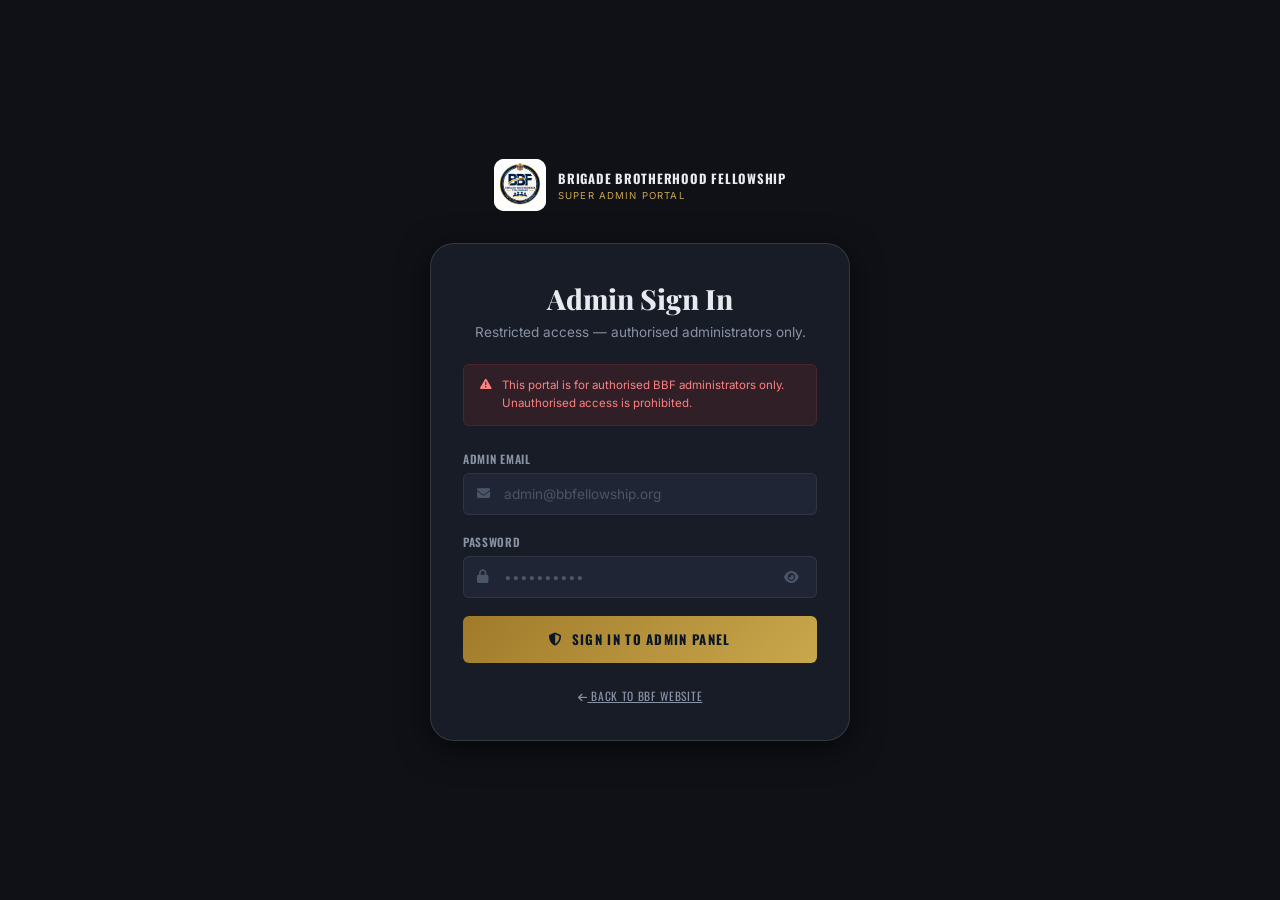
<file: BBF/admin/index.html>
﻿<!DOCTYPE html>
<html lang="en">
<head>
  <meta charset="UTF-8" />
  <meta name="viewport" content="width=device-width, initial-scale=1.0" />
  <meta name="robots" content="noindex, nofollow" />
  <title>Dashboard — BBF Admin</title>
  <link rel="preconnect" href="https://fonts.googleapis.com" />
  <link rel="preconnect" href="https://fonts.gstatic.com" crossorigin />
  <link href="https://fonts.googleapis.com/css2?family=Playfair+Display:wght@700;800&family=Inter:wght@400;500;600&family=Oswald:wght@400;500;600;700&display=swap" rel="stylesheet" />
  <link rel="stylesheet" href="https://cdnjs.cloudflare.com/ajax/libs/font-awesome/6.5.0/css/all.min.css" />
  <link rel="stylesheet" href="assets/css/admin.css" />
</head>
<body>
<div class="adm-shell">
  <div class="adm-sidebar-overlay" id="adm-sidebar-overlay"></div>

  <!-- ── SIDEBAR ── -->
  <aside class="adm-sidebar" id="adm-sidebar" role="navigation" aria-label="Admin navigation">
    <a href="index.html" class="adm-sidebar-logo">
      <div class="adm-logo-badge"><img src="../assets/images/BBF Image.jpeg" alt="BBF Logo" /></div>
      <div class="adm-logo-text">
        <span class="adm-logo-name">BBF Admin</span>
        <span class="adm-logo-role">Super Admin Panel</span>
      </div>
    </a>
    <div class="adm-sidebar-admin">
      <div class="adm-admin-avatar"><i class="fas fa-shield-halved"></i></div>
      <div>
        <div class="adm-admin-name" id="adm-admin-name">Super Admin</div>
        <div class="adm-admin-role" id="adm-admin-role">Super Admin</div>
      </div>
    </div>
    <nav class="adm-nav">
      <div class="adm-nav-label">Overview</div>
      <a href="index.html" class="adm-nav-item active"><i class="fas fa-gauge"></i> Dashboard</a>
      <a href="members.html" class="adm-nav-item"><i class="fas fa-users"></i> Members <span class="adm-nav-badge" id="pending-badge"></span></a>
      <div class="adm-nav-label">Content</div>
      <a href="events.html" class="adm-nav-item"><i class="fas fa-calendar-alt"></i> Events</a>
      <a href="news.html" class="adm-nav-item"><i class="fas fa-newspaper"></i> News</a>
      <a href="gallery.html" class="adm-nav-item"><i class="fas fa-images"></i> Gallery <span class="adm-nav-badge" id="gallery-badge"></span></a>
      <div class="adm-nav-label">Monitoring</div>
      <a href="index.html#logins" class="adm-nav-item" id="nav-logins"><i class="fas fa-right-to-bracket"></i> Login Logs</a>
    </nav>
    <div class="adm-sidebar-footer">
      <a href="../index.html" class="adm-back-btn" target="_blank" rel="noopener"><i class="fas fa-globe"></i> View BBF Site</a>
      <button class="adm-logout-btn" id="logout-btn"><i class="fas fa-right-from-bracket"></i> Sign Out</button>
    </div>
  </aside>

  <!-- ── MAIN ── -->
  <div class="adm-main">
    <header class="adm-topbar">
      <button class="adm-topbar-toggle" id="adm-sidebar-toggle" aria-label="Toggle sidebar"><i class="fas fa-bars"></i></button>
      <h1 class="adm-topbar-title" id="adm-topbar-title">Dashboard</h1>
      <div class="adm-topbar-actions">
        <a href="../index.html" target="_blank" rel="noopener" class="adm-topbar-btn" title="View BBF Website"><i class="fas fa-globe"></i></a>
        <button class="adm-topbar-btn" id="refresh-btn" title="Refresh data"><i class="fas fa-rotate-right"></i></button>
      </div>
    </header>

    <div class="adm-content">

      <!-- Stat cards -->
      <div class="adm-stats-row" id="stats-row"><!-- JS --></div>

      <!-- Two-col -->
      <div class="adm-two-col">

        <!-- Left: Recent registrations + Login logs -->
        <div>
          <!-- Recent registrations -->
          <div class="adm-card">
            <div class="adm-card-header">
              <h2 class="adm-card-title"><i class="fas fa-user-plus" style="color:var(--adm-gold);margin-right:.4rem;"></i>Recent Registrations</h2>
              <a href="members.html" class="adm-btn adm-btn-ghost adm-btn-sm">View all</a>
            </div>
            <div class="adm-card-body no-pad">
              <div class="adm-table-wrap">
                <table class="adm-table" id="recent-regs-table">
                  <thead><tr><th>Member</th><th>Company</th><th>Status</th><th>Joined</th><th></th></tr></thead>
                  <tbody id="recent-regs-body"></tbody>
                </table>
              </div>
            </div>
          </div>

          <!-- Login logs -->
          <div class="adm-card" id="logins">
            <div class="adm-card-header">
              <h2 class="adm-card-title"><i class="fas fa-right-to-bracket" style="color:var(--adm-gold);margin-right:.4rem;"></i>Login Logs</h2>
              <span style="font-size:var(--fs-xs);color:var(--adm-text-faint);font-family:var(--font-accent);letter-spacing:.05em;">Last 8 entries</span>
            </div>
            <div class="adm-card-body no-pad">
              <div class="adm-table-wrap">
                <table class="adm-table" id="login-logs-table">
                  <thead><tr><th>Member</th><th>IP Address</th><th>Device</th><th>Time</th><th>Status</th></tr></thead>
                  <tbody id="login-logs-body"></tbody>
                </table>
              </div>
            </div>
          </div>
        </div>

        <!-- Right: Activity feed + Quick stats -->
        <div>
          <!-- Activity feed -->
          <div class="adm-card">
            <div class="adm-card-header">
              <h2 class="adm-card-title"><i class="fas fa-bolt" style="color:var(--adm-gold);margin-right:.4rem;"></i>Activity Feed</h2>
            </div>
            <div id="activity-feed"><!-- JS --></div>
          </div>

          <!-- Quick links -->
          <div class="adm-card" style="margin-top:1.25rem;">
            <div class="adm-card-header">
              <h2 class="adm-card-title">Quick Actions</h2>
            </div>
            <div class="adm-card-body" style="display:flex;flex-direction:column;gap:.65rem;">
              <a href="members.html" class="adm-btn adm-btn-ghost" style="justify-content:center;"><i class="fas fa-user-check"></i> Manage Members</a>
              <a href="events.html" class="adm-btn adm-btn-ghost" style="justify-content:center;"><i class="fas fa-calendar-plus"></i> Create Event</a>
              <a href="news.html" class="adm-btn adm-btn-ghost" style="justify-content:center;"><i class="fas fa-pen-nib"></i> Post News</a>
              <a href="gallery.html" class="adm-btn adm-btn-ghost" style="justify-content:center;"><i class="fas fa-images"></i> Review Gallery</a>
            </div>
          </div>
        </div>

      </div>
    </div><!-- /content -->
  </div><!-- /main -->
</div>

<!-- Toast container -->
<div class="adm-toast-container" id="adm-toast-container"></div>

<!-- Confirm dialog -->
<div class="adm-confirm" id="adm-confirm" role="alertdialog" aria-modal="true">
  <div class="adm-confirm-box">
    <div class="adm-confirm-icon" id="adm-confirm-icon">⚠️</div>
    <div class="adm-confirm-title" id="adm-confirm-title">Confirm Action</div>
    <div class="adm-confirm-msg" id="adm-confirm-msg"></div>
    <div class="adm-confirm-btns">
      <button class="adm-btn adm-btn-ghost" id="adm-confirm-cancel">Cancel</button>
      <button class="adm-btn adm-btn-danger" id="adm-confirm-ok">Confirm</button>
    </div>
  </div>
</div>

<script src="assets/js/admin-data.js"></script>
<script>
  // Pick up login data from PHP redirect (after form POST to auth.php)
  // This MUST run before admAuthGuard()
  const urlParams = new URLSearchParams(window.location.search);
  const loginParam = urlParams.get('login');
  if (loginParam) {
    try {
      const adminData = JSON.parse(decodeURIComponent(loginParam));
      sessionStorage.setItem('bbf_admin_logged_in', 'true');
      sessionStorage.setItem('bbf_admin', JSON.stringify(adminData));
      // Clean URL
      window.history.replaceState({}, '', 'index.html');
    } catch(e) {}
  }

  admAuthGuard();
  admInitSidebar();

  const admin = JSON.parse(sessionStorage.getItem('bbf_admin') || '{}');
  document.getElementById('adm-admin-name').textContent = admin.name || 'Super Admin';
  document.getElementById('adm-admin-role').textContent = admin.role || 'Super Admin';

  document.getElementById('logout-btn').addEventListener('click', admLogout);
  document.getElementById('refresh-btn').addEventListener('click', () => { loadDashboard(); admToast('Data refreshed.', 'info'); });

  // ── Helpers ───────────────────────────────────────────────────────────────────
  function setTbodyLoading(id, cols) {
    document.getElementById(id).innerHTML = `
      <tr><td colspan="${cols}" style="text-align:center;padding:1.5rem;color:var(--adm-text-faint);">
        <i class="fas fa-spinner fa-spin"></i> Loading…
      </td></tr>`;
  }

  // ── Load all dashboard data ────────────────────────────────────────────────────
  async function loadDashboard() {
    await Promise.all([loadStats(), loadRecentRegistrations(), loadLoginLogs(), loadActivityFeed()]);
  }

  // ── Stats from real API ────────────────────────────────────────────────────────
  async function loadStats() {
    try {
      const [membersRes, logsRes, galleryRes] = await Promise.all([
        admFetch('../api/admin/members.php', { credentials: 'include' }).then(r => r.json()),
        admFetch('../api/admin/login-logs.php', { credentials: 'include' }).then(r => r.json()),
        admFetch('../api/admin/gallery.php', { credentials: 'include' }).then(r => r.json()),
      ]);

      const members     = membersRes.data  || [];
      const logs        = logsRes.data?.logs || [];
      const gallery     = galleryRes.data   || [];

      const total       = members.length;
      const pending     = members.filter(m => m.status === 'Pending').length;
      const successLogins = logs.filter(l => l.status === 'success').length;
      const failedLogins  = logs.filter(l => l.status === 'failed').length;
      const galPending    = gallery.filter(g => g.status === 'pending').length;

      // Update sidebar badges
      const pb = document.getElementById('pending-badge');
      if (pb) { pb.textContent = pending; pb.style.display = pending ? '' : 'none'; }
      const gb = document.getElementById('gallery-badge');
      if (gb) { gb.textContent = galPending; gb.style.display = galPending ? '' : 'none'; }

      // Stat cards
      const statsData = [
        { icon:'fa-users',                cls:'gold',  val:total,         lbl:'Total Members',       delta: pending > 0 ? `${pending} pending approval` : 'All up to date', dir:'' },
        { icon:'fa-user-clock',           cls:'amber', val:pending,       lbl:'Pending Approvals',   delta:'Awaiting review', dir:'' },
        { icon:'fa-right-to-bracket',     cls:'blue',  val:successLogins, lbl:'Successful Logins',   delta:'All time', dir:'' },
        { icon:'fa-triangle-exclamation', cls:'red',   val:failedLogins,  lbl:'Failed Login Attempts',delta:'Security flag', dir:'' },
      ];
      document.getElementById('stats-row').innerHTML = statsData.map(s => `
        <div class="adm-stat-card">
          <div class="adm-stat-icon ${s.cls}"><i class="fas ${s.icon}"></i></div>
          <div>
            <div class="adm-stat-val">${s.val}</div>
            <div class="adm-stat-lbl">${s.lbl}</div>
            ${s.delta ? `<div class="adm-stat-delta ${s.dir}">${s.delta}</div>` : ''}
          </div>
        </div>`).join('');

    } catch(e) {
      document.getElementById('stats-row').innerHTML = `
        <div style="grid-column:1/-1;color:var(--adm-text-faint);font-size:var(--fs-sm);padding:.5rem;">
          Could not load stats.
        </div>`;
    }
  }

  // ── Recent registrations from real API ────────────────────────────────────────
  async function loadRecentRegistrations() {
    setTbodyLoading('recent-regs-body', 5);
    try {
      const res  = await admFetch('../api/admin/members.php', { credentials: 'include' });
      const data = await res.json();
      if (!data.success) { document.getElementById('recent-regs-body').innerHTML = '<tr><td colspan="5" style="text-align:center;padding:1.5rem;color:var(--adm-text-faint);">Could not load members.</td></tr>'; return; }

      const recent = (data.data || [])
        .sort((a, b) => (b.joined || '').localeCompare(a.joined || ''))
        .slice(0, 5);

      if (!recent.length) {
        document.getElementById('recent-regs-body').innerHTML = `
          <tr><td colspan="5" style="text-align:center;padding:2rem;color:var(--adm-text-faint);">
            No members registered yet.
          </td></tr>`;
        return;
      }

      document.getElementById('recent-regs-body').innerHTML = recent.map(m => `
        <tr>
          <td>
            <div class="td-name">${m.name}</div>
            <div class="td-id">${m.id}</div>
          </td>
          <td style="font-size:.82rem;">${m.company || '—'}</td>
          <td>${admBadge(m.status)}</td>
          <td style="font-size:.78rem;">${admFmt(m.joined)}</td>
          <td>
            <a href="members.html" class="adm-btn adm-btn-ghost adm-btn-sm">
              <i class="fas fa-eye"></i>
            </a>
          </td>
        </tr>`).join('');

    } catch(e) {
      document.getElementById('recent-regs-body').innerHTML = '<tr><td colspan="5" style="text-align:center;padding:1.5rem;color:var(--adm-red);">Error loading data.</td></tr>';
    }
  }

  // ── Login logs from real API ───────────────────────────────────────────────────
  async function loadLoginLogs() {
    setTbodyLoading('login-logs-body', 5);
    try {
      const res  = await admFetch('../api/admin/login-logs.php?limit=8', { credentials: 'include' });
      const data = await res.json();
      const logs = data.data?.logs || [];

      if (!logs.length) {
        document.getElementById('login-logs-body').innerHTML = `
          <tr><td colspan="5" style="text-align:center;padding:2rem;color:var(--adm-text-faint);">
            No login activity yet.
          </td></tr>`;
        return;
      }

      document.getElementById('login-logs-body').innerHTML = logs.map(l => `
        <tr>
          <td>
            <div class="td-name">${l.member_name || 'Unknown'}</div>
            <div style="font-size:.68rem;color:var(--adm-text-faint);">${l.email}</div>
          </td>
          <td style="font-family:monospace;font-size:.78rem;">${l.ip_address || '—'}</td>
          <td style="font-size:.78rem;">${l.user_agent ? l.user_agent.substring(0,40) + '…' : '—'}</td>
          <td style="font-size:.78rem;">${admFmtTs(l.created_at)}</td>
          <td>${admBadge(l.status === 'success' ? 'Active' : 'Suspended')}</td>
        </tr>`).join('');

    } catch(e) {
      document.getElementById('login-logs-body').innerHTML = '<tr><td colspan="5" style="text-align:center;padding:1.5rem;color:var(--adm-red);">Error loading login logs.</td></tr>';
    }
  }

  // ── Activity feed (built from real members + logs) ────────────────────────────
  async function loadActivityFeed() {
    const feedEl = document.getElementById('activity-feed');
    feedEl.innerHTML = '<div style="text-align:center;padding:1.5rem;color:var(--adm-text-faint);"><i class="fas fa-spinner fa-spin"></i></div>';
    try {
      const [membersRes, logsRes] = await Promise.all([
        admFetch('../api/admin/members.php', { credentials: 'include' }).then(r => r.json()),
        admFetch('../api/admin/login-logs.php?limit=20', { credentials: 'include' }).then(r => r.json()),
      ]);

      const members = (membersRes.data || []).slice(0, 5);
      const logs    = (logsRes.data?.logs || []).filter(l => l.status === 'success').slice(0, 5);
      const items   = [];

      members.forEach(m => {
        items.push({
          type: m.status === 'Active' ? 'join' : 'join',
          msg:  `<strong>${m.name}</strong> ${m.status === 'Pending' ? 'submitted a membership registration.' : 'was approved as a member.'}`,
          time: admFmt(m.joined),
          sort: m.joined,
        });
      });

      logs.forEach(l => {
        if (l.member_name && l.member_name !== 'Unknown') {
          items.push({
            type: 'login',
            msg:  `<strong>${l.member_name}</strong> logged in from ${l.ip_address || 'unknown IP'}.`,
            time: admFmtTs(l.created_at),
            sort: l.created_at,
          });
        }
      });

      // Check for failed logins
      const failedLogs = (logsRes.data?.logs || []).filter(l => l.status === 'failed').slice(0, 3);
      failedLogs.forEach(l => {
        items.push({
          type: 'warning',
          msg:  `Failed login attempt from <strong>${l.ip_address || 'unknown IP'}</strong> (${l.email}).`,
          time: admFmtTs(l.created_at),
          sort: l.created_at,
        });
      });

      // Sort newest first
      items.sort((a, b) => (b.sort || '').localeCompare(a.sort || ''));

      if (!items.length) {
        feedEl.innerHTML = '<div style="text-align:center;padding:2rem;color:var(--adm-text-faint);font-size:var(--fs-sm);">No activity yet.</div>';
        return;
      }

      feedEl.innerHTML = items.slice(0, 10).map(a => `
        <div class="adm-activity-item">
          <div class="adm-activity-dot ${a.type}"></div>
          <div class="adm-activity-msg">${a.msg}</div>
          <div class="adm-activity-time">${a.time}</div>
        </div>`).join('');

    } catch(e) {
      feedEl.innerHTML = '<div style="text-align:center;padding:1.5rem;color:var(--adm-red);font-size:var(--fs-sm);">Error loading activity.</div>';
    }
  }

  // ── Nav login scroll ───────────────────────────────────────────────────────────
  document.getElementById('nav-logins')?.addEventListener('click', e => {
    e.preventDefault();
    document.getElementById('logins')?.scrollIntoView({ behavior: 'smooth' });
  });

  // ── Initial load ──────────────────────────────────────────────────────────────
  loadDashboard();
</script>
</body>
</html>
</file>
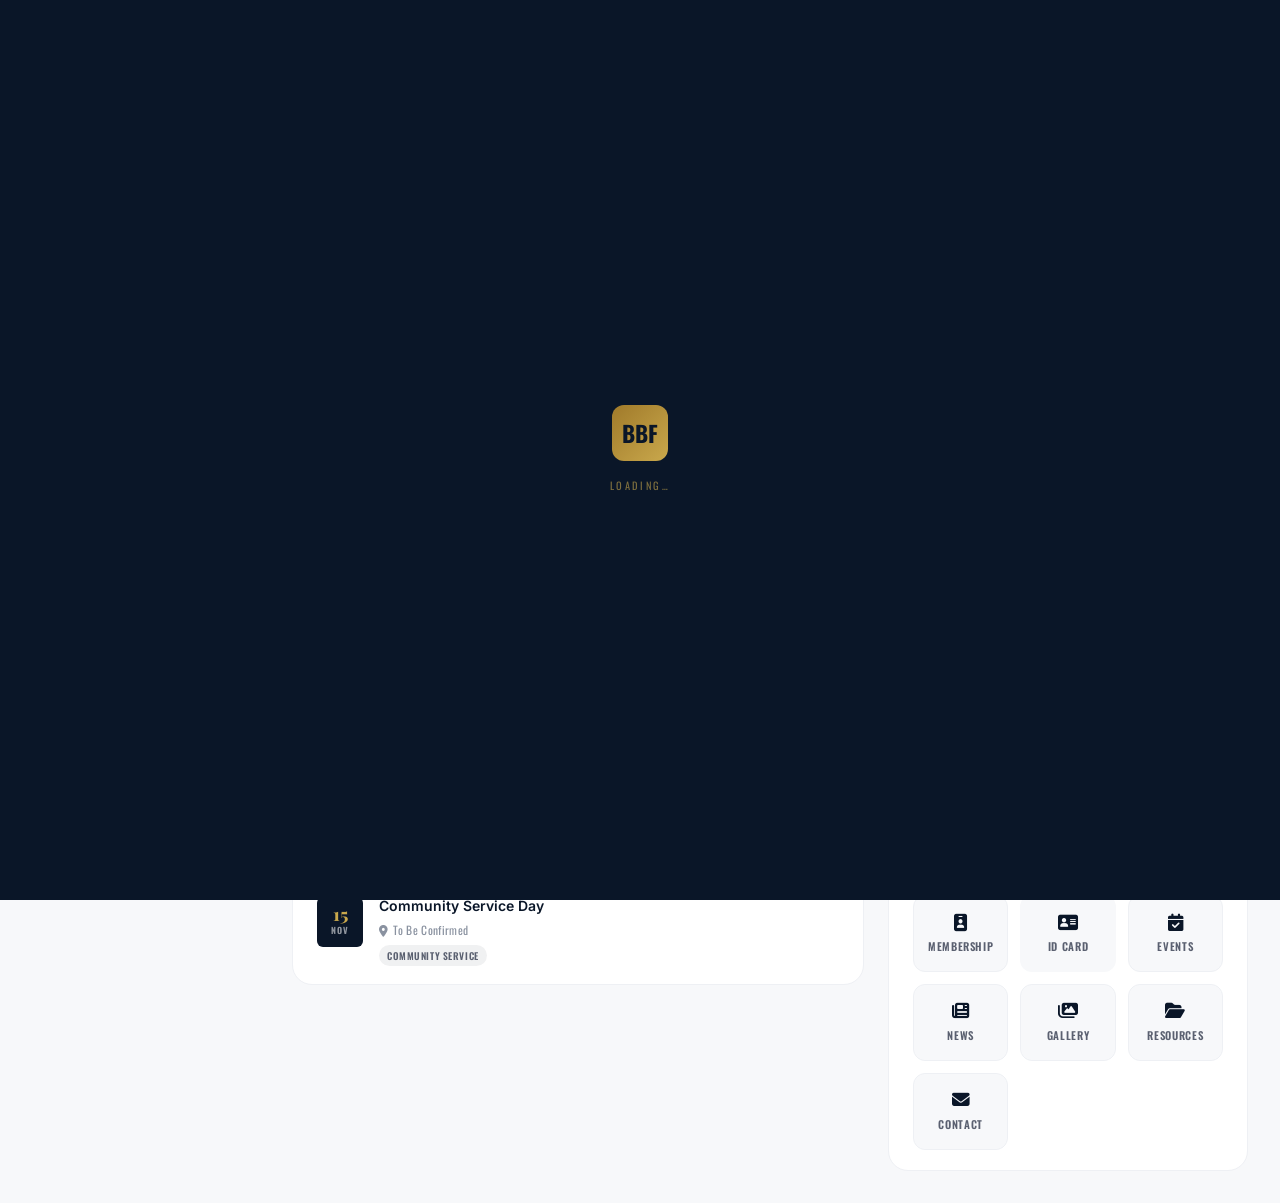
<file: BBF/dashboard.html>
<!DOCTYPE html>
<html lang="en">
<head>
  <meta charset="UTF-8" />
  <meta name="viewport" content="width=device-width, initial-scale=1.0" />
  <meta name="description" content="BBF Member Dashboard — Your Brigade Brotherhood Fellowship member portal." />
  <meta name="robots" content="noindex, nofollow" />

  <title>Dashboard — Brigade Brotherhood Fellowship</title>

  <link rel="preconnect" href="https://fonts.googleapis.com" />
  <link rel="preconnect" href="https://fonts.gstatic.com" crossorigin />
  <link href="https://fonts.googleapis.com/css2?family=Playfair+Display:ital,wght@0,600;0,700;0,800;1,700&family=Inter:wght@400;500;600&family=Oswald:wght@400;500;600;700&display=swap" rel="stylesheet" />
  <link rel="stylesheet" href="https://cdnjs.cloudflare.com/ajax/libs/font-awesome/6.5.0/css/all.min.css" />
  <link rel="stylesheet" href="assets/css/style.css" />
  <link rel="stylesheet" href="assets/css/dashboard.css" />
  <link rel="icon" type="image/x-icon" href="assets/images/favicon.ico" />
</head>
<body>

  <!-- PRELOADER -->
  <div id="bbf-preloader" style="position:fixed;inset:0;background:var(--bbf-navy);display:flex;align-items:center;justify-content:center;z-index:9999;flex-direction:column;gap:1rem;">
    <div style="width:56px;height:56px;background:var(--gradient-gold);border-radius:12px;display:flex;align-items:center;justify-content:center;font-family:'Oswald',sans-serif;font-size:1.4rem;font-weight:800;color:var(--bbf-navy);animation:preloaderPulse 1.2s ease-in-out infinite;">BBF</div>
    <div style="font-family:'Oswald',sans-serif;font-size:0.65rem;letter-spacing:0.25em;text-transform:uppercase;color:rgba(201,168,76,0.6);">Loading…</div>
  </div>
  <style>@keyframes preloaderPulse{0%,100%{transform:scale(1);opacity:1}50%{transform:scale(1.08);opacity:0.8}}</style>

  <div class="dash-shell" id="dash-shell">

    <!-- Mobile sidebar overlay -->
    <div class="dash-sidebar-overlay" id="sidebar-overlay" aria-hidden="true"></div>

    <!-- ══════════════════════════════════════════════
         SIDEBAR
    ══════════════════════════════════════════════ -->
    <aside class="dash-sidebar" id="dash-sidebar" role="navigation" aria-label="Dashboard navigation">

      <!-- Logo -->
      <a href="index.html" class="dash-sidebar-logo" aria-label="BBF — back to main site">
        <div class="dash-sidebar-emblem" aria-hidden="true"><img src="assets/images/BBF Image.jpeg" alt="BBF Logo" style="width:100%;height:100%;object-fit:contain;display:block;" /></div>
        <div class="dash-sidebar-logo-text">
          <span class="dash-sidebar-logo-name">Brigade Brotherhood</span>
          <span class="dash-sidebar-logo-sub">Member Portal</span>
        </div>
      </a>

      <!-- Member mini-card -->
      <div class="dash-sidebar-member" aria-label="Signed in member">
        <div class="dash-member-avatar" id="sidebar-avatar" aria-hidden="true">
          <i class="fas fa-user"></i>
        </div>
        <div class="dash-member-info">
          <div class="dash-member-name" id="sidebar-name">—</div>
          <div class="dash-member-id" id="sidebar-id">—</div>
          <div class="dash-member-status" id="sidebar-status">Active</div>
        </div>
      </div>

      <!-- Navigation -->
      <nav class="dash-nav" aria-label="Dashboard sections">

        <div class="dash-nav-section-label">Main</div>
        <button class="dash-nav-item active" data-section="overview" aria-current="page">
          <i class="fas fa-gauge" aria-hidden="true"></i>
          Overview
        </button>
        <button class="dash-nav-item" data-section="events">
          <i class="fas fa-calendar-alt" aria-hidden="true"></i>
          Events
        </button>
        <button class="dash-nav-item" data-section="notifications">
          <i class="fas fa-bell" aria-hidden="true"></i>
          Notifications
          <span class="dash-nav-badge" id="notif-badge" aria-label="unread notifications"></span>
        </button>
        <button class="dash-nav-item" data-section="news">
          <i class="fas fa-newspaper" aria-hidden="true"></i>
          News Feed
        </button>

        <div class="dash-nav-section-label">Account</div>
        <button class="dash-nav-item" data-section="profile">
          <i class="fas fa-id-card" aria-hidden="true"></i>
          My Profile
        </button>
        <button class="dash-nav-item" data-section="idcard">
          <i class="fas fa-address-card" aria-hidden="true"></i>
          My ID Card
        </button>
        <button class="dash-nav-item" data-section="settings">
          <i class="fas fa-gear" aria-hidden="true"></i>
          Settings
        </button>

        <div class="dash-nav-section-label">Site</div>
        <a class="dash-nav-item" href="index.html" target="_blank" rel="noopener">
          <i class="fas fa-globe" aria-hidden="true"></i>
          BBF Website
        </a>
        <a class="dash-nav-item" href="resources.html" target="_blank" rel="noopener">
          <i class="fas fa-folder-open" aria-hidden="true"></i>
          Resources
        </a>
        <a class="dash-nav-item" href="contact.html" target="_blank" rel="noopener">
          <i class="fas fa-envelope" aria-hidden="true"></i>
          Contact
        </a>

      </nav>

      <!-- Logout -->
      <div class="dash-sidebar-footer">
        <button class="dash-logout-btn" id="logout-btn" aria-label="Sign out of BBF member portal">
          <i class="fas fa-right-from-bracket" aria-hidden="true"></i>
          Sign Out
        </button>
      </div>

    </aside>


    <!-- ══════════════════════════════════════════════
         MAIN AREA
    ══════════════════════════════════════════════ -->
    <div class="dash-main" role="main">

      <!-- Top bar -->
      <header class="dash-topbar" aria-label="Dashboard toolbar">
        <button class="dash-sidebar-toggle" id="sidebar-toggle" aria-label="Open navigation menu" aria-expanded="false" aria-controls="dash-sidebar">
          <i class="fas fa-bars" aria-hidden="true"></i>
        </button>
        <h1 class="dash-topbar-title" id="topbar-title">Overview</h1>
        <div class="dash-topbar-actions">
          <button class="dash-topbar-btn" id="topbar-notif-btn" aria-label="View notifications" title="Notifications" data-section="notifications">
            <i class="fas fa-bell" aria-hidden="true"></i>
            <span class="dash-topbar-notif-dot" id="topbar-notif-dot" style="display:none;" aria-hidden="true"></span>
          </button>
          <a class="dash-topbar-btn" href="index.html" target="_blank" rel="noopener" aria-label="Open BBF website in new tab" title="BBF Website">
            <i class="fas fa-globe" aria-hidden="true"></i>
          </a>
          <button class="dash-topbar-btn" id="topbar-profile-btn" aria-label="View my profile" title="My Profile" data-section="profile">
            <i class="fas fa-user" aria-hidden="true"></i>
          </button>
        </div>
      </header>

      <!-- Sections wrapper -->
      <div class="dash-content">

        <!-- ══════════════════
             SECTION: OVERVIEW
        ══════════════════ -->
        <section class="dash-section active" id="section-overview" aria-labelledby="overview-heading">

          <!-- Welcome banner -->
          <div class="dash-welcome-banner" id="welcome-banner" aria-label="Welcome banner">
            <div class="dash-welcome-text">
              <div class="dash-welcome-greeting" id="welcome-greeting">Good day</div>
              <div class="dash-welcome-name" id="welcome-name">Member</div>
              <div class="dash-welcome-sub" id="welcome-sub">Brigade Brotherhood Fellowship · Member Portal</div>
            </div>
            <div class="dash-welcome-actions">
              <a href="events.html" class="btn-bbf-outline-white" style="font-size:0.75rem;padding:0.55rem 1.1rem;">
                <i class="fas fa-calendar-alt"></i> Events
              </a>
              <button class="btn-bbf-primary" style="font-size:0.75rem;padding:0.55rem 1.1rem;" data-section="profile" id="view-profile-btn">
                <i class="fas fa-id-card"></i> My Profile
              </button>
            </div>
          </div>

          <!-- Stat cards -->
          <div class="dash-stats-row" id="overview-stats" aria-label="Membership statistics">
            <!-- Populated by JS -->
          </div>

          <!-- Two-column: events + right sidebar -->
          <div class="dash-two-col">

            <!-- Upcoming events list -->
            <div class="dash-card">
              <div class="dash-card-header">
                <h2 class="dash-card-title"><i class="fas fa-calendar-alt" style="color:var(--bbf-gold);margin-right:0.4rem;"></i>Upcoming Events</h2>
                <a href="events.html" class="dash-card-link" target="_blank" rel="noopener">View all <i class="fas fa-arrow-right" style="font-size:0.65rem;"></i></a>
              </div>
              <div class="dash-card-body no-pad" id="overview-events-list" role="list" aria-label="Upcoming BBF events">
                <!-- Populated by JS -->
              </div>
            </div>

            <!-- Right: notifications + quick links -->
            <div style="display:flex;flex-direction:column;gap:1.25rem;">

              <!-- Recent notifications -->
              <div class="dash-card">
                <div class="dash-card-header">
                  <h2 class="dash-card-title"><i class="fas fa-bell" style="color:var(--bbf-gold);margin-right:0.4rem;"></i>Notifications</h2>
                  <button class="dash-card-link" data-section="notifications" style="background:none;border:none;cursor:pointer;">See all</button>
                </div>
                <div class="dash-card-body no-pad" id="overview-notifs" role="list" aria-label="Recent notifications">
                  <!-- Populated by JS -->
                </div>
              </div>

              <!-- Quick links -->
              <div class="dash-card">
                <div class="dash-card-header">
                  <h2 class="dash-card-title"><i class="fas fa-bolt" style="color:var(--bbf-gold);margin-right:0.4rem;"></i>Quick Access</h2>
                </div>
                <div class="dash-card-body">
                  <div class="dash-quick-grid" role="list" aria-label="Quick access links">
                    <a href="membership.html" class="dash-quick-item" role="listitem">
                      <i class="fas fa-id-badge"></i>
                      <span>Membership</span>
                    </a>
                    <button class="dash-quick-item" role="listitem" data-section="idcard" style="border:none;cursor:pointer;">
                      <i class="fas fa-address-card"></i>
                      <span>ID Card</span>
                    </button>
                    <a href="events.html" class="dash-quick-item" role="listitem" target="_blank" rel="noopener">
                      <i class="fas fa-calendar-check"></i>
                      <span>Events</span>
                    </a>
                    <a href="news.html" class="dash-quick-item" role="listitem" target="_blank" rel="noopener">
                      <i class="fas fa-newspaper"></i>
                      <span>News</span>
                    </a>
                    <a href="gallery.html" class="dash-quick-item" role="listitem" target="_blank" rel="noopener">
                      <i class="fas fa-images"></i>
                      <span>Gallery</span>
                    </a>
                    <a href="resources.html" class="dash-quick-item" role="listitem" target="_blank" rel="noopener">
                      <i class="fas fa-folder-open"></i>
                      <span>Resources</span>
                    </a>
                    <a href="contact.html" class="dash-quick-item" role="listitem" target="_blank" rel="noopener">
                      <i class="fas fa-envelope"></i>
                      <span>Contact</span>
                    </a>
                  </div>
                </div>
              </div>

            </div><!-- /right col -->

          </div><!-- /dash-two-col -->

        </section><!-- /overview -->


        <!-- ══════════════════
             SECTION: EVENTS
        ══════════════════ -->
        <section class="dash-section" id="section-events" aria-labelledby="events-heading">
          <div class="dash-section-heading">
            <h2 id="events-heading">Events</h2>
            <p>Upcoming and recent BBF events. <a href="events.html" target="_blank" rel="noopener" style="color:var(--bbf-navy);font-weight:600;">View the full events page <i class="fas fa-external-link-alt" style="font-size:0.7rem;"></i></a></p>
          </div>
          <div id="section-events-list" role="list" aria-label="All BBF events">
            <!-- Populated by JS -->
          </div>
        </section>


        <!-- ══════════════════
             SECTION: NOTIFICATIONS
        ══════════════════ -->
        <section class="dash-section" id="section-notifications" aria-labelledby="notifs-heading">
          <div class="dash-section-heading">
            <h2 id="notifs-heading">Notifications</h2>
            <p>Your fellowship updates and alerts.</p>
          </div>
          <div class="dash-card">
            <div class="dash-card-header">
              <h3 class="dash-card-title">All Notifications</h3>
              <button class="dash-card-link" id="mark-all-read-btn" style="background:none;border:none;cursor:pointer;">
                Mark all as read
              </button>
            </div>
            <div class="dash-card-body no-pad" id="all-notifs-list" role="list" aria-label="All notifications">
              <!-- Populated by JS -->
            </div>
          </div>
        </section>


        <!-- ══════════════════
             SECTION: NEWS FEED
        ══════════════════ -->
        <section class="dash-section" id="section-news" aria-labelledby="news-heading">
          <div class="dash-section-heading">
            <h2 id="news-heading">News Feed</h2>
            <p>Latest BBF announcements and updates. <a href="news.html" target="_blank" rel="noopener" style="color:var(--bbf-navy);font-weight:600;">Full news page <i class="fas fa-external-link-alt" style="font-size:0.7rem;"></i></a></p>
          </div>
          <div id="news-feed-list">
            <!-- Populated by JS -->
          </div>
        </section>


        <!-- ══════════════════
             SECTION: MY PROFILE
        ══════════════════ -->
        <section class="dash-section" id="section-profile" aria-labelledby="profile-heading">
          <div class="dash-section-heading" style="display:flex;align-items:flex-start;justify-content:space-between;flex-wrap:wrap;gap:1rem;">
            <div>
              <h2 id="profile-heading">My Profile</h2>
              <p>Your BBF membership details.</p>
            </div>
            <button class="btn-bbf-primary" data-section="idcard" style="font-size:0.78rem;padding:0.55rem 1.1rem;flex-shrink:0;">
              <i class="fas fa-address-card"></i> Get ID Card
            </button>
          </div>
          <div class="dash-profile-grid">

            <!-- Profile card -->
            <div class="dash-profile-card">
              <div class="dash-profile-card-top">
                <div class="dash-profile-avatar" id="profile-avatar" aria-hidden="true">
                  <i class="fas fa-user"></i>
                </div>
                <div class="dash-profile-name" id="profile-name">—</div>
                <div class="dash-profile-id" id="profile-member-id">—</div>
                <div style="margin-top:0.75rem;">
                  <span class="dash-status-badge active-status" id="profile-status-badge">Active</span>
                </div>
              </div>
              <div class="dash-profile-card-body" id="profile-details">
                <!-- Populated by JS -->
              </div>
            </div>

            <!-- Profile info panel -->
            <div style="display:flex;flex-direction:column;gap:1.25rem;">

              <!-- Brigade info -->
              <div class="dash-card">
                <div class="dash-card-header">
                  <h3 class="dash-card-title"><i class="fas fa-shield-halved" style="color:var(--bbf-gold);margin-right:0.4rem;"></i>Brigade Information</h3>
                </div>
                <div class="dash-card-body">
                  <div class="row g-3" id="brigade-info-grid">
                    <!-- Populated by JS -->
                  </div>
                </div>
              </div>

              <!-- Membership card -->
              <div class="dash-card">
                <div class="dash-card-header">
                  <h3 class="dash-card-title"><i class="fas fa-id-card" style="color:var(--bbf-gold);margin-right:0.4rem;"></i>Membership Details</h3>
                </div>
                <div class="dash-card-body">
                  <div class="row g-3" id="membership-details-grid">
                    <!-- Populated by JS -->
                  </div>
                </div>
              </div>

              <!-- Constitution reminder -->
              <div style="background:var(--bbf-off-white);border:1px solid var(--bbf-light-grey);border-left:3px solid var(--bbf-gold);border-radius:0 var(--radius-md) var(--radius-md) 0;padding:1rem 1.25rem;">
                <div style="font-family:var(--font-accent);font-size:0.68rem;font-weight:700;letter-spacing:0.08em;text-transform:uppercase;color:var(--bbf-navy);margin-bottom:0.4rem;">
                  <i class="fas fa-book-open" style="color:var(--bbf-gold);margin-right:0.35rem;"></i>
                  Member Responsibilities
                </div>
                <p style="font-size:var(--fs-xs);color:var(--bbf-text-muted);line-height:1.7;margin:0;">
                  As a BBF member you are expected to uphold the four guiding values —
                  <strong>Faith, Fellowship, Service, and Friendship</strong> — and to conduct yourself
                  in accordance with the BBF Constitution and Code of Conduct at all times.
                  — <em>Art. 8 &amp; 9</em>
                </p>
                <a href="resources.html" target="_blank" rel="noopener"
                   style="display:inline-flex;align-items:center;gap:0.4rem;margin-top:0.75rem;font-size:var(--fs-xs);font-family:var(--font-accent);font-weight:700;letter-spacing:0.06em;text-transform:uppercase;color:var(--bbf-navy);text-decoration:underline;">
                  Read the Constitution <i class="fas fa-external-link-alt" style="font-size:0.6rem;"></i>
                </a>
              </div>

            </div>
          </div>
        </section><!-- /profile -->


        <!-- ══════════════════
             SECTION: MY ID CARD
        ══════════════════ -->
        <section class="dash-section" id="section-idcard" aria-labelledby="idcard-heading">
          <div class="dash-section-heading">
            <h2 id="idcard-heading">My ID Card</h2>
            <p>Your official BBF digital membership ID card. Download and save it to your device.</p>
          </div>

          <div style="display:grid;grid-template-columns:auto 1fr;gap:2rem;align-items:start;flex-wrap:wrap;">

            <!-- Card preview -->
            <div>
              <canvas id="id-card-canvas"
                      width="640" height="380"
                      aria-label="BBF Member ID Card preview"
                      style="display:block;border-radius:16px;box-shadow:0 8px 40px rgba(0,0,0,0.35);max-width:100%;"></canvas>

              <div style="display:flex;gap:0.75rem;margin-top:1.25rem;flex-wrap:wrap;">
                <button class="btn-bbf-primary" id="download-id-btn" style="font-size:0.82rem;">
                  <i class="fas fa-download"></i> Download ID Card (PNG)
                </button>
                <button class="btn-bbf-outline" id="refresh-id-btn" style="font-size:0.82rem;">
                  <i class="fas fa-rotate-right"></i> Refresh
                </button>
              </div>
              <p style="font-size:0.72rem;color:var(--bbf-text-light);margin-top:0.75rem;line-height:1.6;">
                <i class="fas fa-info-circle" style="color:var(--bbf-gold);margin-right:0.3rem;"></i>
                This is a digital ID card. Physical cards will be issued by the BBF Secretariat upon request.
              </p>
            </div>

            <!-- Instructions -->
            <div class="dash-card">
              <div class="dash-card-header">
                <h3 class="dash-card-title"><i class="fas fa-circle-info" style="color:var(--bbf-gold);margin-right:0.4rem;"></i>About Your ID Card</h3>
              </div>
              <div class="dash-card-body">
                <div style="display:flex;flex-direction:column;gap:1rem;">
                  <div style="display:flex;gap:0.75rem;align-items:flex-start;">
                    <div style="width:32px;height:32px;background:var(--bbf-navy);border-radius:6px;display:flex;align-items:center;justify-content:center;color:var(--bbf-gold);font-size:0.8rem;flex-shrink:0;"><i class="fas fa-id-badge"></i></div>
                    <div><div style="font-size:var(--fs-sm);font-weight:600;color:var(--bbf-navy);margin-bottom:0.2rem;">Digital Membership Card</div><div style="font-size:var(--fs-xs);color:var(--bbf-text-muted);line-height:1.6;">Your BBF ID card contains your name, member ID, company, and membership status.</div></div>
                  </div>
                  <div style="display:flex;gap:0.75rem;align-items:flex-start;">
                    <div style="width:32px;height:32px;background:var(--bbf-navy);border-radius:6px;display:flex;align-items:center;justify-content:center;color:var(--bbf-gold);font-size:0.8rem;flex-shrink:0;"><i class="fas fa-download"></i></div>
                    <div><div style="font-size:var(--fs-sm);font-weight:600;color:var(--bbf-navy);margin-bottom:0.2rem;">Download as PNG</div><div style="font-size:var(--fs-xs);color:var(--bbf-text-muted);line-height:1.6;">Click "Download ID Card" to save it as a high-quality PNG image to your device.</div></div>
                  </div>
                  <div style="display:flex;gap:0.75rem;align-items:flex-start;">
                    <div style="width:32px;height:32px;background:var(--bbf-navy);border-radius:6px;display:flex;align-items:center;justify-content:center;color:var(--bbf-gold);font-size:0.8rem;flex-shrink:0;"><i class="fas fa-mobile-screen"></i></div>
                    <div><div style="font-size:var(--fs-sm);font-weight:600;color:var(--bbf-navy);margin-bottom:0.2rem;">Save to Phone</div><div style="font-size:var(--fs-xs);color:var(--bbf-text-muted);line-height:1.6;">Save the card to your phone's gallery and use it as proof of BBF membership at events.</div></div>
                  </div>
                  <div style="display:flex;gap:0.75rem;align-items:flex-start;">
                    <div style="width:32px;height:32px;background:var(--bbf-navy);border-radius:6px;display:flex;align-items:center;justify-content:center;color:var(--bbf-gold);font-size:0.8rem;flex-shrink:0;"><i class="fas fa-shield-halved"></i></div>
                    <div><div style="font-size:var(--fs-sm);font-weight:600;color:var(--bbf-navy);margin-bottom:0.2rem;">Official Use</div><div style="font-size:var(--fs-xs);color:var(--bbf-text-muted);line-height:1.6;">This card is valid only for active BBF members. It may be verified by BBF officers at events and gatherings.</div></div>
                  </div>
                  <div style="background:var(--bbf-off-white);border:1px solid var(--bbf-light-grey);border-left:3px solid var(--bbf-gold);border-radius:0 6px 6px 0;padding:0.75rem 1rem;font-size:var(--fs-xs);color:var(--bbf-text-muted);line-height:1.65;">
                    <strong style="color:var(--bbf-navy);">Note:</strong> The card is generated from your registered profile details. Update your profile in Settings if any information is incorrect.
                  </div>
                </div>
              </div>
            </div>

          </div>
        </section><!-- /idcard -->


        <!-- ══════════════════
             SECTION: SETTINGS
        ══════════════════ -->
        <section class="dash-section" id="section-settings" aria-labelledby="settings-heading">
          <div class="dash-section-heading">
            <h2 id="settings-heading">Settings</h2>
            <p>Manage your account and notification preferences.</p>
          </div>

          <div class="dash-two-col" style="grid-template-columns:1fr 340px;">

            <!-- Left: edit profile form -->
            <div class="dash-card">
              <div class="dash-card-header">
                <h3 class="dash-card-title"><i class="fas fa-user-pen" style="color:var(--bbf-gold);margin-right:0.4rem;"></i>Update Profile</h3>
              </div>
              <div class="dash-card-body">
                <!-- TODO [BACKEND]: PATCH /api/member/profile -->
                <form id="settings-form" novalidate aria-label="Update profile form">
                  <div class="row g-3">
                    <div class="col-sm-6">
                      <div class="dash-settings-field">
                        <label class="dash-settings-label" for="set-firstname">First Name</label>
                        <input class="dash-settings-input" type="text" id="set-firstname" name="firstName" autocomplete="given-name" />
                      </div>
                    </div>
                    <div class="col-sm-6">
                      <div class="dash-settings-field">
                        <label class="dash-settings-label" for="set-lastname">Surname</label>
                        <input class="dash-settings-input" type="text" id="set-lastname" name="lastName" autocomplete="family-name" />
                      </div>
                    </div>
                    <div class="col-sm-6">
                      <div class="dash-settings-field">
                        <label class="dash-settings-label" for="set-email">Email Address</label>
                        <input class="dash-settings-input" type="email" id="set-email" name="email" autocomplete="email" />
                      </div>
                    </div>
                    <div class="col-sm-6">
                      <div class="dash-settings-field">
                        <label class="dash-settings-label" for="set-phone">Phone Number</label>
                        <input class="dash-settings-input" type="tel" id="set-phone" name="phone" autocomplete="tel" />
                      </div>
                    </div>
                    <div class="col-sm-6">
                      <div class="dash-settings-field">
                        <label class="dash-settings-label" for="set-location">Location</label>
                        <input class="dash-settings-input" type="text" id="set-location" name="location" />
                      </div>
                    </div>
                    <div class="col-sm-6">
                      <div class="dash-settings-field">
                        <label class="dash-settings-label" for="set-company">BB Company</label>
                        <input class="dash-settings-input" type="text" id="set-company" name="company" />
                      </div>
                    </div>
                  </div>

                  <div style="display:flex;gap:0.75rem;margin-top:1.5rem;flex-wrap:wrap;">
                    <button type="submit" class="btn-bbf-primary" style="font-size:0.8rem;padding:0.6rem 1.25rem;">
                      <i class="fas fa-floppy-disk"></i> Save Changes
                    </button>
                    <button type="button" class="btn-bbf-outline" id="settings-reset-btn" style="font-size:0.8rem;padding:0.6rem 1.25rem;">
                      Discard
                    </button>
                  </div>
                  <div id="settings-msg" role="alert" aria-live="polite" style="display:none;margin-top:0.75rem;padding:0.65rem 1rem;border-radius:var(--radius-sm);font-size:var(--fs-xs);font-family:var(--font-accent);"></div>
                </form>
              </div>
            </div>

            <!-- Right: change password + preferences -->
            <div style="display:flex;flex-direction:column;gap:1.25rem;">

              <!-- Change password -->
              <div class="dash-card">
                <div class="dash-card-header">
                  <h3 class="dash-card-title"><i class="fas fa-lock" style="color:var(--bbf-gold);margin-right:0.4rem;"></i>Change Password</h3>
                </div>
                <div class="dash-card-body">
                  <!-- TODO [BACKEND]: POST /api/auth/change-password -->
                  <form id="pw-change-form" novalidate aria-label="Change password form">
                    <div class="dash-settings-field">
                      <label class="dash-settings-label" for="pw-current">Current Password</label>
                      <input class="dash-settings-input" type="password" id="pw-current" name="currentPassword" autocomplete="current-password" placeholder="••••••••" />
                    </div>
                    <div class="dash-settings-field">
                      <label class="dash-settings-label" for="pw-new">New Password</label>
                      <input class="dash-settings-input" type="password" id="pw-new" name="newPassword" autocomplete="new-password" placeholder="Min. 8 characters" />
                    </div>
                    <div class="dash-settings-field">
                      <label class="dash-settings-label" for="pw-confirm">Confirm New Password</label>
                      <input class="dash-settings-input" type="password" id="pw-confirm" name="confirmPassword" autocomplete="new-password" placeholder="Repeat new password" />
                    </div>
                    <div id="pw-change-msg" role="alert" aria-live="polite" style="display:none;margin-bottom:0.75rem;padding:0.65rem 1rem;border-radius:var(--radius-sm);font-size:var(--fs-xs);font-family:var(--font-accent);"></div>
                    <button type="submit" class="btn-bbf-primary" style="width:100%;font-size:0.8rem;padding:0.65rem 1rem;">
                      <i class="fas fa-lock"></i> Update Password
                    </button>
                  </form>
                </div>
              </div>

              <!-- Notification preferences -->
              <div class="dash-card">
                <div class="dash-card-header">
                  <h3 class="dash-card-title"><i class="fas fa-bell" style="color:var(--bbf-gold);margin-right:0.4rem;"></i>Notifications</h3>
                </div>
                <div class="dash-card-body">
                  <div style="display:flex;flex-direction:column;gap:0.85rem;" id="notif-prefs">
                    <!-- Populated by JS -->
                  </div>
                  <p style="font-size:0.72rem;color:var(--bbf-text-light);margin-top:1rem;line-height:1.6;">
                    <!-- TODO [BACKEND]: PATCH /api/member/preferences -->
                    Notification preferences saved locally. Backend integration required for persistence.
                  </p>
                </div>
              </div>

            </div>

          </div>
        </section><!-- /settings -->

      </div><!-- /dash-content -->
    </div><!-- /dash-main -->

  </div><!-- /dash-shell -->


  <!-- SCRIPTS -->
  <script src="assets/js/data.js"></script>

  <script>
    /* ══════════════════════════════════════════════════════
       DASHBOARD — inline JS
       Features:
         - Auth guard (redirects to login if no session)
         - Loads member from sessionStorage or BBF_MOCK_MEMBER
         - Sidebar section navigation
         - Mobile sidebar toggle
         - Welcome banner with time-based greeting
         - Stat cards
         - Upcoming events list (from BBF_EVENTS)
         - Notifications list with unread badge & mark-all-read
         - News feed (from BBF_NEWS)
         - Profile section
         - Settings form (mock save)
         - Change password form (mock)
         - Notification preferences
         - Logout
       TODO [BACKEND]:
         GET  /api/member/profile
         GET  /api/events?status=upcoming
         GET  /api/news?limit=5
         GET  /api/member/notifications
         PATCH /api/member/profile
         POST  /api/auth/change-password
         PATCH /api/member/preferences
         POST  /api/auth/logout
    ══════════════════════════════════════════════════════ */

    /* ── Auth guard ── */
    // Verify session with real API
    (async function authCheck() {
      try {
        const res = await fetch('api/auth/me.php', { credentials: 'include' });
        const data = await res.json();
        if (data.success) {
          // Update session storage with fresh data from server
          sessionStorage.setItem('bbf_logged_in', 'true');
          sessionStorage.setItem('bbf_member', JSON.stringify(data.data));
        } else {
          // Not authenticated — redirect to login
          sessionStorage.removeItem('bbf_logged_in');
          sessionStorage.removeItem('bbf_member');
          window.location.href = 'login.html';
        }
      } catch(e) {
        // Server unreachable — fall back to sessionStorage (demo mode)
        const storedSession = sessionStorage.getItem('bbf_logged_in');
        if (!storedSession) {
          sessionStorage.setItem('bbf_logged_in', 'true');
          sessionStorage.setItem('bbf_member', JSON.stringify(BBF_MOCK_MEMBER));
        }
      }
    })();

    /* ── Load member data ── */
    let member;
    try {
      member = JSON.parse(sessionStorage.getItem('bbf_member')) || BBF_MOCK_MEMBER;
    } catch(e) {
      member = BBF_MOCK_MEMBER;
    }

    /* ──────────────────────────────
       HELPERS
    ────────────────────────────── */
    function formatDate(dateStr) {
      if (!dateStr) return '—';
      const d = new Date(dateStr);
      return d.toLocaleDateString('en-GB', { day: 'numeric', month: 'short', year: 'numeric' });
    }

    function getDay(dateStr) {
      return new Date(dateStr).getDate();
    }

    function getMon(dateStr) {
      return new Date(dateStr).toLocaleDateString('en-GB', { month: 'short' }).toUpperCase();
    }

    function greeting() {
      const h = new Date().getHours();
      if (h < 12) return 'Good Morning';
      if (h < 17) return 'Good Afternoon';
      return 'Good Evening';
    }

    function firstName(fullName) {
      return fullName?.split(' ')[0] || fullName || 'Member';
    }

    /* ──────────────────────────────
       SIDEBAR POPULATION
    ────────────────────────────── */
    document.getElementById('sidebar-name').textContent = member.name || '—';
    document.getElementById('sidebar-id').textContent   = member.id   || '—';
    if (member.membershipStatus === 'Active') {
      document.getElementById('sidebar-status').textContent = 'Active Member';
    }

    /* ──────────────────────────────
       SECTION NAVIGATION
    ────────────────────────────── */
    const SECTION_TITLES = {
      overview:      'Overview',
      events:        'Events',
      notifications: 'Notifications',
      news:          'News Feed',
      profile:       'My Profile',
      idcard:        'My ID Card',
      settings:      'Settings',
    };

    function activateSection(id) {
      // Hide all sections
      document.querySelectorAll('.dash-section').forEach(s => s.classList.remove('active'));
      // Show target
      const target = document.getElementById(`section-${id}`);
      if (target) target.classList.add('active');

      // Update nav items
      document.querySelectorAll('.dash-nav-item[data-section]').forEach(btn => {
        const isActive = btn.dataset.section === id;
        btn.classList.toggle('active', isActive);
        btn.setAttribute('aria-current', isActive ? 'page' : 'false');
      });

      // Update topbar title
      const titleEl = document.getElementById('topbar-title');
      if (titleEl) titleEl.textContent = SECTION_TITLES[id] || id;

      // Close mobile sidebar
      closeSidebar();
    }

    // Wire up all nav items & topbar buttons with data-section
    document.querySelectorAll('[data-section]').forEach(el => {
      el.addEventListener('click', () => activateSection(el.dataset.section));
    });

    /* ──────────────────────────────
       MOBILE SIDEBAR
    ────────────────────────────── */
    const sidebar        = document.getElementById('dash-sidebar');
    const sidebarOverlay = document.getElementById('sidebar-overlay');
    const sidebarToggle  = document.getElementById('sidebar-toggle');

    function openSidebar() {
      sidebar?.classList.add('open');
      sidebarOverlay?.classList.add('show');
      sidebarToggle?.setAttribute('aria-expanded', 'true');
      document.body.style.overflow = 'hidden';
    }
    function closeSidebar() {
      sidebar?.classList.remove('open');
      sidebarOverlay?.classList.remove('show');
      sidebarToggle?.setAttribute('aria-expanded', 'false');
      document.body.style.overflow = '';
    }

    sidebarToggle?.addEventListener('click', () => {
      sidebar?.classList.contains('open') ? closeSidebar() : openSidebar();
    });
    sidebarOverlay?.addEventListener('click', closeSidebar);

    /* ──────────────────────────────
       WELCOME BANNER
    ────────────────────────────── */
    document.getElementById('welcome-greeting').textContent = greeting();
    document.getElementById('welcome-name').textContent     = `Welcome back, ${firstName(member.name)}!`;
    document.getElementById('welcome-sub').textContent      = `${member.company || 'Brigade Brotherhood Fellowship'} · Member since ${formatDate(member.memberSince)}`;

    /* ──────────────────────────────
       STAT CARDS
    ────────────────────────────── */
    const upcomingCount = (BBF_EVENTS || []).filter(e => e.status === 'upcoming').length;
    const unreadNotifs  = (member.notifications || []).filter(n => !n.read).length;
    const newsCount     = (BBF_NEWS || []).length;

    const statsData = [
      { icon: 'fa-shield-halved',    iconClass: 'navy',  value: member.membershipStatus || 'Active', label: 'Membership Status' },
      { icon: 'fa-calendar-check',   iconClass: 'gold',  value: upcomingCount,                       label: 'Upcoming Events'   },
      { icon: 'fa-bell',             iconClass: 'red',   value: unreadNotifs,                        label: 'Unread Notifications' },
      { icon: 'fa-newspaper',        iconClass: 'green', value: newsCount,                           label: 'News Items'        },
    ];

    const statsRow = document.getElementById('overview-stats');
    if (statsRow) {
      statsRow.innerHTML = statsData.map(s => `
        <div class="dash-stat-card">
          <div class="dash-stat-icon ${s.iconClass}"><i class="fas ${s.icon}" aria-hidden="true"></i></div>
          <div>
            <div class="dash-stat-value">${s.value}</div>
            <div class="dash-stat-label">${s.label}</div>
          </div>
        </div>
      `).join('');
    }

    /* ──────────────────────────────
       NOTIFICATIONS — badge & list
    ────────────────────────────── */
    let notifications = (member.notifications || []).slice().reverse(); // newest first

    function countUnread() {
      return notifications.filter(n => !n.read).length;
    }

    function renderNotifBadge() {
      const count = countUnread();
      const badge    = document.getElementById('notif-badge');
      const topDot   = document.getElementById('topbar-notif-dot');
      if (badge) {
        badge.textContent = count > 0 ? count : '';
        badge.style.display = count > 0 ? '' : 'none';
        badge.setAttribute('aria-label', `${count} unread notifications`);
      }
      if (topDot) topDot.style.display = count > 0 ? '' : 'none';
    }

    function buildNotifItem(n) {
      return `
        <div class="dash-notif-item ${n.read ? '' : 'unread'}"
             role="listitem"
             data-notif-id="${n.id}"
             aria-label="${n.read ? '' : 'Unread: '}${n.message}">
          <span class="dash-notif-dot" aria-hidden="true"></span>
          <span class="dash-notif-msg">${n.message}</span>
          <span class="dash-notif-date">${formatDate(n.date)}</span>
        </div>
      `;
    }

    function renderAllNotifs() {
      const el = document.getElementById('all-notifs-list');
      if (!el) return;
      if (!notifications.length) {
        el.innerHTML = '<div style="padding:2rem;text-align:center;color:var(--bbf-text-light);font-size:var(--fs-sm);">No notifications yet.</div>';
        return;
      }
      el.innerHTML = notifications.map(buildNotifItem).join('');

      // Click to mark as read
      el.querySelectorAll('.dash-notif-item[data-notif-id]').forEach(item => {
        item.addEventListener('click', () => {
          const id = parseInt(item.dataset.notifId);
          const notif = notifications.find(n => n.id === id);
          if (notif && !notif.read) {
            notif.read = true;
            item.classList.remove('unread');
            item.querySelector('.dash-notif-dot').style.opacity = '0';
            renderNotifBadge();
          }
        });
      });
    }

    function renderOverviewNotifs() {
      const el = document.getElementById('overview-notifs');
      if (!el) return;
      const preview = notifications.slice(0, 3);
      if (!preview.length) {
        el.innerHTML = '<div style="padding:1.25rem;text-align:center;color:var(--bbf-text-light);font-size:var(--fs-sm);">No notifications.</div>';
        return;
      }
      el.innerHTML = preview.map(buildNotifItem).join('');
    }

    renderNotifBadge();
    renderAllNotifs();
    renderOverviewNotifs();

    document.getElementById('mark-all-read-btn')?.addEventListener('click', () => {
      notifications.forEach(n => n.read = true);
      renderAllNotifs();
      renderOverviewNotifs();
      renderNotifBadge();
    });

    /* ──────────────────────────────
       EVENTS — overview + full list
    ────────────────────────────── */
    function buildEventItem(ev, full = false) {
      const d = ev.date || '';
      return `
        <a href="events.html" class="dash-event-item" role="listitem"
           target="_blank" rel="noopener"
           aria-label="${ev.title}, ${formatDate(d)}">
          <div class="dash-event-date-badge">
            <span class="day">${getDay(d)}</span>
            <span class="mon">${getMon(d)}</span>
          </div>
          <div class="dash-event-info">
            <div class="dash-event-title">${ev.title}</div>
            <div class="dash-event-meta"><i class="fas fa-map-marker-alt" style="margin-right:0.3rem;"></i>${ev.location || 'TBC'}</div>
            <span class="dash-event-cat">${ev.category}</span>
          </div>
          ${full ? `<div style="font-size:var(--fs-xs);color:var(--bbf-text-light);white-space:nowrap;margin-top:0.2rem;">${formatDate(d)}</div>` : ''}
        </a>
      `;
    }

    // Overview: upcoming only, max 4
    const overviewEventsList = document.getElementById('overview-events-list');
    const upcomingEvents     = (BBF_EVENTS || []).filter(e => e.status === 'upcoming').slice(0, 4);
    if (overviewEventsList) {
      overviewEventsList.innerHTML = upcomingEvents.length
        ? upcomingEvents.map(e => buildEventItem(e)).join('')
        : '<div style="padding:1.5rem;text-align:center;color:var(--bbf-text-light);font-size:var(--fs-sm);">No upcoming events yet. Check back soon.</div>';
    }

    // Full events section
    const sectionEventsList = document.getElementById('section-events-list');
    if (sectionEventsList) {
      const all = BBF_EVENTS || [];
      if (!all.length) {
        sectionEventsList.innerHTML = '<div style="padding:2rem;text-align:center;color:var(--bbf-text-light);">No events found.</div>';
      } else {
        // Group upcoming vs past
        const upcoming = all.filter(e => e.status === 'upcoming');
        const past     = all.filter(e => e.status !== 'upcoming');
        let html = '';
        if (upcoming.length) {
          html += `
            <div class="dash-card" style="margin-bottom:1.25rem;">
              <div class="dash-card-header">
                <h3 class="dash-card-title"><i class="fas fa-calendar-check" style="color:var(--bbf-gold);margin-right:0.4rem;"></i>Upcoming</h3>
              </div>
              <div class="dash-card-body no-pad" role="list">
                ${upcoming.map(e => buildEventItem(e, true)).join('')}
              </div>
            </div>`;
        }
        if (past.length) {
          html += `
            <div class="dash-card">
              <div class="dash-card-header">
                <h3 class="dash-card-title"><i class="fas fa-clock-rotate-left" style="color:var(--bbf-text-light);margin-right:0.4rem;"></i>Past Events</h3>
              </div>
              <div class="dash-card-body no-pad" role="list">
                ${past.map(e => buildEventItem(e, true)).join('')}
              </div>
            </div>`;
        }
        sectionEventsList.innerHTML = html;
      }
    }

    /* ──────────────────────────────
       NEWS FEED
    ────────────────────────────── */
    const newsFeedList = document.getElementById('news-feed-list');
    if (newsFeedList && BBF_NEWS && BBF_NEWS.length) {
      newsFeedList.innerHTML = `
        <div class="dash-card">
          <div class="dash-card-body no-pad">
            ${BBF_NEWS.map(item => `
              <a href="news.html" target="_blank" rel="noopener"
                 class="dash-event-item"
                 role="listitem"
                 aria-label="${item.title}">
                <div class="dash-event-date-badge" style="background:var(--bbf-navy-light);">
                  <span class="day" style="font-size:0.75rem;">${getMon(item.date)}</span>
                  <span class="mon">${new Date(item.date).getFullYear()}</span>
                </div>
                <div class="dash-event-info">
                  <div class="dash-event-title">${item.title}</div>
                  <div class="dash-event-meta">${item.summary?.slice(0,90)}${item.summary?.length > 90 ? '…' : ''}</div>
                  <span class="dash-event-cat">${item.category}</span>
                </div>
              </a>
            `).join('')}
          </div>
        </div>
      `;
    }

    /* ──────────────────────────────
       PROFILE SECTION
    ────────────────────────────── */
    document.getElementById('profile-name').textContent      = member.name || '—';
    document.getElementById('profile-member-id').textContent = member.id   || '—';

    const profileStatus = document.getElementById('profile-status-badge');
    if (profileStatus) {
      profileStatus.textContent = member.membershipStatus || 'Active';
      profileStatus.className = `dash-status-badge ${member.membershipStatus === 'Active' ? 'active-status' : 'pending-status'}`;
    }

    // Profile card details
    const profileDetails = document.getElementById('profile-details');
    if (profileDetails) {
      const items = [
        { icon: 'fa-envelope',    label: 'Email',    val: member.email || '—' },
        { icon: 'fa-phone',       label: 'Phone',    val: member.phone || '—' },
        { icon: 'fa-map-pin',     label: 'Location', val: member.location || '—' },
        { icon: 'fa-calendar',    label: 'Member since', val: formatDate(member.memberSince) },
      ];
      profileDetails.innerHTML = items.map(item => `
        <div class="dash-profile-detail">
          <i class="fas ${item.icon}" aria-hidden="true"></i>
          <div>
            <span class="dash-profile-detail-label">${item.label}</span>
            <span class="dash-profile-detail-val">${item.val}</span>
          </div>
        </div>
      `).join('');
    }

    // Brigade info grid
    const brigadeGrid = document.getElementById('brigade-info-grid');
    if (brigadeGrid) {
      const items = [
        { label: 'BB Company',   val: member.company || '—' },
        { label: 'BB Council',   val: member.council || '—' },
        { label: 'Brigade School Cert', val: member.brigadeSchoolCert ? 'Obtained ✓' : 'Pending' },
      ];
      brigadeGrid.innerHTML = items.map(item => `
        <div class="col-sm-6">
          <div style="background:var(--bbf-off-white);border:1px solid var(--bbf-light-grey);border-radius:var(--radius-sm);padding:0.75rem 1rem;">
            <div style="font-size:0.65rem;font-family:var(--font-accent);letter-spacing:0.06em;text-transform:uppercase;color:var(--bbf-text-light);margin-bottom:0.25rem;">${item.label}</div>
            <div style="font-size:var(--fs-sm);font-weight:600;color:var(--bbf-navy);">${item.val}</div>
          </div>
        </div>
      `).join('');
    }

    // Membership details grid
    const membershipGrid = document.getElementById('membership-details-grid');
    if (membershipGrid) {
      const items = [
        { label: 'Member ID',          val: member.id || '—' },
        { label: 'Status',             val: member.membershipStatus || '—' },
        { label: 'Membership Since',   val: formatDate(member.memberSince) },
        { label: 'Membership Type',    val: 'BBF Member' },
      ];
      membershipGrid.innerHTML = items.map(item => `
        <div class="col-sm-6">
          <div style="background:var(--bbf-off-white);border:1px solid var(--bbf-light-grey);border-radius:var(--radius-sm);padding:0.75rem 1rem;">
            <div style="font-size:0.65rem;font-family:var(--font-accent);letter-spacing:0.06em;text-transform:uppercase;color:var(--bbf-text-light);margin-bottom:0.25rem;">${item.label}</div>
            <div style="font-size:var(--fs-sm);font-weight:600;color:var(--bbf-navy);">${item.val}</div>
          </div>
        </div>
      `).join('');
    }

    /* ──────────────────────────────
       SETTINGS — pre-fill form
    ────────────────────────────── */
    (function prefillSettings() {
      const parts = (member.name || '').split(' ');
      const el = id => document.getElementById(id);
      if (el('set-firstname')) el('set-firstname').value = parts[0] || '';
      if (el('set-lastname'))  el('set-lastname').value  = parts.slice(1).join(' ') || '';
      if (el('set-email'))     el('set-email').value     = member.email    || '';
      if (el('set-phone'))     el('set-phone').value     = member.phone    || '';
      if (el('set-location'))  el('set-location').value  = member.location || '';
      if (el('set-company'))   el('set-company').value   = member.company  || '';
    })();

    // Settings form submit
    document.getElementById('settings-form')?.addEventListener('submit', e => {
      e.preventDefault();
      const msg = document.getElementById('settings-msg');
      const fn = document.getElementById('set-firstname')?.value.trim() || '';
      const ln = document.getElementById('set-lastname')?.value.trim()  || '';

      const payload = {
        firstName: fn, lastName: ln,
        phone:    document.getElementById('set-phone')?.value.trim()    || '',
        state:    document.getElementById('set-location')?.value.trim() || '',
        company:  document.getElementById('set-company')?.value.trim()  || '',
      };

      fetch('api/member/profile.php', {
        method: 'PATCH',
        credentials: 'include',
        headers: { 'Content-Type': 'application/json' },
        body: JSON.stringify(payload)
      })
      .then(r => r.json())
      .then(res => {
        if (res.success) {
          if (fn) {
            member.name = `${fn} ${ln}`.trim();
            document.getElementById('sidebar-name').textContent  = member.name;
            document.getElementById('welcome-name').textContent  = `Welcome back, ${firstName(member.name)}!`;
            document.getElementById('profile-name').textContent  = member.name;
            sessionStorage.setItem('bbf_member', JSON.stringify(member));
          }
          if (msg) {
            msg.style.display = 'block';
            msg.style.background = 'rgba(26,92,58,0.08)';
            msg.style.border = '1px solid rgba(26,92,58,0.2)';
            msg.style.color = '#16a34a';
            msg.textContent = 'Profile updated successfully.';
            setTimeout(() => { msg.style.display = 'none'; }, 3000);
          }
        } else {
          if (msg) {
            msg.style.display = 'block';
            msg.style.background = 'rgba(178,34,52,0.08)';
            msg.style.border = '1px solid rgba(178,34,52,0.2)';
            msg.style.color = '#8b1a28';
            msg.textContent = res.message || 'Update failed. Please try again.';
          }
        }
      })
      .catch(() => {
        if (msg) {
          msg.style.display = 'block';
          msg.style.background = 'rgba(178,34,52,0.08)';
          msg.style.border = '1px solid rgba(178,34,52,0.2)';
          msg.style.color = '#8b1a28';
          msg.textContent = 'Could not connect to server. Changes saved locally.';
        }
        // Still update local state
        if (fn) { member.name = `${fn} ${ln}`.trim(); }
        setTimeout(() => { msg.style.display = 'none'; }, 3000);
      });
    });

    document.getElementById('settings-reset-btn')?.addEventListener('click', () => {
      prefillSettings(); // re-call as a named function isn't hoisted here — inline reset
      const parts = (member.name || '').split(' ');
      document.getElementById('set-firstname').value = parts[0] || '';
      document.getElementById('set-lastname').value  = parts.slice(1).join(' ') || '';
      document.getElementById('set-email').value     = member.email    || '';
      document.getElementById('set-phone').value     = member.phone    || '';
      document.getElementById('set-location').value  = member.location || '';
      document.getElementById('set-company').value   = member.company  || '';
    });

    // Change password form
    document.getElementById('pw-change-form')?.addEventListener('submit', e => {
      e.preventDefault();
      const current  = document.getElementById('pw-current')?.value  || '';
      const newPw    = document.getElementById('pw-new')?.value      || '';
      const confirm  = document.getElementById('pw-confirm')?.value  || '';

      if (!current) { showPwMsg('error', 'Please enter your current password.'); return; }
      if (newPw.length < 8) { showPwMsg('error', 'New password must be at least 8 characters.'); return; }
      if (newPw !== confirm) { showPwMsg('error', 'New passwords do not match.'); return; }

      fetch('api/member/change-password.php', {
        method: 'POST',
        credentials: 'include',
        headers: { 'Content-Type': 'application/json' },
        body: JSON.stringify({ currentPassword: current, newPassword: newPw, confirmPassword: confirm })
      })
      .then(r => r.json())
      .then(res => {
        if (res.success) {
          showPwMsg('success', 'Password changed successfully.');
          document.getElementById('pw-change-form').reset();
        } else {
          showPwMsg('error', res.message || 'Password change failed. Please try again.');
        }
      })
      .catch(() => showPwMsg('error', 'Could not connect to server. Please try again.'));
    });

    function showPwMsg(type, text) {
      const msg = document.getElementById('pw-change-msg');
      if (!msg) return;
      msg.style.display = 'block';
      msg.style.background = type === 'error' ? 'rgba(178,34,52,0.08)' : 'rgba(26,92,58,0.08)';
      msg.style.border     = type === 'error' ? '1px solid rgba(178,34,52,0.25)' : '1px solid rgba(26,92,58,0.2)';
      msg.style.color      = type === 'error' ? '#8b1a28' : '#16a34a';
      msg.textContent      = text;
    }

    /* ──────────────────────────────
       NOTIFICATION PREFERENCES
    ────────────────────────────── */
    const notifPrefs = [
      { id: 'pref-events',   label: 'Event reminders',            defaultOn: true  },
      { id: 'pref-news',     label: 'News & announcements',       defaultOn: true  },
      { id: 'pref-welfare',  label: 'Welfare & support updates',  defaultOn: true  },
      { id: 'pref-digest',   label: 'Weekly fellowship digest',   defaultOn: false },
    ];
    const prefContainer = document.getElementById('notif-prefs');
    if (prefContainer) {
      prefContainer.innerHTML = notifPrefs.map(p => `
        <label style="display:flex;align-items:center;justify-content:space-between;gap:1rem;cursor:pointer;">
          <span style="font-size:var(--fs-sm);color:var(--bbf-text-muted);">${p.label}</span>
          <input type="checkbox" ${p.defaultOn ? 'checked' : ''}
                 id="${p.id}"
                 style="width:16px;height:16px;accent-color:var(--bbf-navy);cursor:pointer;flex-shrink:0;"
                 aria-label="${p.label}" />
        </label>
      `).join('');
    }

    /* ──────────────────────────────
       LOGOUT
    ────────────────────────────── */
    document.getElementById('logout-btn')?.addEventListener('click', () => {
      fetch('api/auth/logout.php', { method: 'POST', credentials: 'include' })
        .finally(() => {
          sessionStorage.removeItem('bbf_logged_in');
          sessionStorage.removeItem('bbf_member');
          window.location.href = 'login.html';
        });
    });

    /* ──────────────────────────────
       ID CARD GENERATOR (Canvas)
    ────────────────────────────── */

    const ID_LOGO_IMG = new Image();
    ID_LOGO_IMG.src = 'assets/images/BBF Image.jpeg';

    function drawIDCard() {
      const canvas = document.getElementById('id-card-canvas');
      if (!canvas) return;
      const ctx = canvas.getContext('2d');
      const W = canvas.width;   // 640
      const H = canvas.height;  // 380

      // ── Background: navy gradient ──
      const bgGrad = ctx.createLinearGradient(0, 0, W, H);
      bgGrad.addColorStop(0,   '#060d1a');
      bgGrad.addColorStop(0.6, '#0a1628');
      bgGrad.addColorStop(1,   '#102040');
      ctx.fillStyle = bgGrad;
      roundRect(ctx, 0, 0, W, H, 16);
      ctx.fill();

      // ── Gold border ──
      const borderGrad = ctx.createLinearGradient(0, 0, W, H);
      borderGrad.addColorStop(0,   '#a07a2a');
      borderGrad.addColorStop(0.5, '#c9a84c');
      borderGrad.addColorStop(1,   '#e2c06e');
      ctx.strokeStyle = borderGrad;
      ctx.lineWidth = 3;
      roundRect(ctx, 1.5, 1.5, W - 3, H - 3, 15);
      ctx.stroke();

      // ── Gold accent bar (top) ──
      const barGrad = ctx.createLinearGradient(0, 0, W, 0);
      barGrad.addColorStop(0,   '#a07a2a');
      barGrad.addColorStop(0.5, '#e2c06e');
      barGrad.addColorStop(1,   '#a07a2a');
      ctx.fillStyle = barGrad;
      ctx.fillRect(0, 0, W, 6);

      // ── Gold accent bar (bottom) ──
      ctx.fillStyle = barGrad;
      ctx.fillRect(0, H - 6, W, 6);

      // ── Subtle diagonal watermark ──
      ctx.save();
      ctx.globalAlpha = 0.03;
      ctx.font = 'bold 120px Oswald, Arial';
      ctx.fillStyle = '#c9a84c';
      ctx.translate(W / 2, H / 2);
      ctx.rotate(-20 * Math.PI / 180);
      ctx.textAlign = 'center';
      ctx.fillText('BBF', 0, 40);
      ctx.restore();

      // ── Left column: Logo ──
      const logoSize = 96;
      const logoX = 36;
      const logoY = H / 2 - logoSize / 2 - 10;
      if (ID_LOGO_IMG.complete && ID_LOGO_IMG.naturalWidth > 0) {
        // Draw circular clip for logo
        ctx.save();
        ctx.beginPath();
        ctx.arc(logoX + logoSize / 2, logoY + logoSize / 2, logoSize / 2, 0, Math.PI * 2);
        ctx.closePath();
        ctx.clip();
        ctx.drawImage(ID_LOGO_IMG, logoX, logoY, logoSize, logoSize);
        ctx.restore();
        // Gold ring
        ctx.strokeStyle = '#c9a84c';
        ctx.lineWidth = 2;
        ctx.beginPath();
        ctx.arc(logoX + logoSize / 2, logoY + logoSize / 2, logoSize / 2 + 1, 0, Math.PI * 2);
        ctx.stroke();
      } else {
        // Fallback: gold circle with BBF text
        ctx.fillStyle = '#c9a84c';
        ctx.beginPath();
        ctx.arc(logoX + logoSize / 2, logoY + logoSize / 2, logoSize / 2, 0, Math.PI * 2);
        ctx.fill();
        ctx.fillStyle = '#0a1628';
        ctx.font = 'bold 28px Oswald, Arial';
        ctx.textAlign = 'center';
        ctx.fillText('BBF', logoX + logoSize / 2, logoY + logoSize / 2 + 10);
      }

      // ── Org name under logo ──
      ctx.fillStyle = '#c9a84c';
      ctx.font = '700 9px Oswald, Arial';
      ctx.textAlign = 'center';
      ctx.letterSpacing = '0.1em';
      ctx.fillText('BRIGADE BROTHERHOOD', logoX + logoSize / 2, logoY + logoSize + 18);
      ctx.fillText('FELLOWSHIP', logoX + logoSize / 2, logoY + logoSize + 31);

      // ── Divider line ──
      const divX = logoX + logoSize + 22;
      const divGrad = ctx.createLinearGradient(divX, 30, divX, H - 30);
      divGrad.addColorStop(0,   'rgba(201,168,76,0)');
      divGrad.addColorStop(0.3, 'rgba(201,168,76,0.5)');
      divGrad.addColorStop(0.7, 'rgba(201,168,76,0.5)');
      divGrad.addColorStop(1,   'rgba(201,168,76,0)');
      ctx.strokeStyle = divGrad;
      ctx.lineWidth = 1;
      ctx.beginPath();
      ctx.moveTo(divX, 30);
      ctx.lineTo(divX, H - 30);
      ctx.stroke();

      // ── Right column: Member info ──
      const infoX = divX + 24;
      let infoY = 62;

      // "MEMBERSHIP CARD" label
      ctx.fillStyle = '#c9a84c';
      ctx.font = '600 10px Oswald, Arial';
      ctx.textAlign = 'left';
      ctx.fillText('OFFICIAL MEMBERSHIP CARD', infoX, infoY);
      infoY += 6;

      // Gold underline
      ctx.fillStyle = '#c9a84c';
      ctx.fillRect(infoX, infoY, 200, 1.5);
      infoY += 22;

      // Member name
      const displayName = member.name || 'Member Name';
      ctx.fillStyle = '#ffffff';
      ctx.font = 'bold 26px Playfair Display, Georgia, serif';
      ctx.textAlign = 'left';
      // Truncate if too long
      let nameText = displayName;
      while (ctx.measureText(nameText).width > W - infoX - 30 && nameText.length > 5) {
        nameText = nameText.slice(0, -1);
      }
      if (nameText !== displayName) nameText += '…';
      ctx.fillText(nameText, infoX, infoY);
      infoY += 32;

      // Member ID
      ctx.fillStyle = '#c9a84c';
      ctx.font = '700 13px Oswald, Arial';
      ctx.fillText('MEMBER ID: ' + (member.id || '—'), infoX, infoY);
      infoY += 28;

      // Separator
      ctx.fillStyle = 'rgba(255,255,255,0.08)';
      ctx.fillRect(infoX, infoY, W - infoX - 24, 1);
      infoY += 18;

      // Field rows
      const fields = [
        { label: 'COMPANY',  val: member.company || '—' },
        { label: 'COUNCIL',  val: member.council  || '—' },
        { label: 'STATUS',   val: member.membershipStatus || 'Active' },
        { label: 'SINCE',    val: formatDate(member.memberSince) },
      ];

      fields.forEach(f => {
        ctx.fillStyle = 'rgba(201,168,76,0.7)';
        ctx.font = '500 9.5px Oswald, Arial';
        ctx.fillText(f.label, infoX, infoY);

        ctx.fillStyle = 'rgba(255,255,255,0.85)';
        ctx.font = '500 12px Inter, Arial';
        // Truncate long values
        let val = f.val;
        const maxW = W - infoX - 24;
        while (ctx.measureText(val).width > maxW && val.length > 4) val = val.slice(0, -1);
        if (val !== f.val) val += '…';
        ctx.fillText(val, infoX + 75, infoY);
        infoY += 22;
      });

      infoY += 6;

      // Status pill
      const status = member.membershipStatus || 'Active';
      const pillW = 80, pillH = 20, pillX = infoX, pillY = infoY;
      ctx.fillStyle = status === 'Active' ? 'rgba(34,197,94,0.2)' : 'rgba(214,158,46,0.2)';
      roundRect(ctx, pillX, pillY, pillW, pillH, 10);
      ctx.fill();
      ctx.strokeStyle = status === 'Active' ? 'rgba(34,197,94,0.5)' : 'rgba(214,158,46,0.5)';
      ctx.lineWidth = 1;
      roundRect(ctx, pillX, pillY, pillW, pillH, 10);
      ctx.stroke();
      ctx.fillStyle = status === 'Active' ? '#22c55e' : '#eab308';
      ctx.font = 'bold 9px Oswald, Arial';
      ctx.textAlign = 'center';
      ctx.fillText('● ' + status.toUpperCase(), pillX + pillW / 2, pillY + 13);

      // ── QR placeholder (bottom right) ──
      const qrSize = 62;
      const qrX = W - qrSize - 24;
      const qrY = H - qrSize - 24;

      // QR box border
      ctx.strokeStyle = 'rgba(201,168,76,0.4)';
      ctx.lineWidth = 1;
      roundRect(ctx, qrX - 4, qrY - 4, qrSize + 8, qrSize + 8, 4);
      ctx.stroke();

      // Draw a simple visual QR-like grid (placeholder)
      drawQRPlaceholder(ctx, qrX, qrY, qrSize, member.id || 'BBF');

      ctx.fillStyle = 'rgba(201,168,76,0.55)';
      ctx.font = '500 7.5px Oswald, Arial';
      ctx.textAlign = 'center';
      ctx.fillText('VERIFY', qrX + qrSize / 2, qrY + qrSize + 14);

      // ── Bottom strip ──
      ctx.fillStyle = 'rgba(201,168,76,0.06)';
      ctx.fillRect(0, H - 28, W, 28);
      ctx.fillStyle = 'rgba(201,168,76,0.5)';
      ctx.font = '500 8.5px Oswald, Arial';
      ctx.textAlign = 'center';
      ctx.fillText('ONE BRIGADE  •  ONE BROTHERHOOD  •  ONE PURPOSE', W / 2, H - 11);
    }

    // ── Rounded rect helper ──
    function roundRect(ctx, x, y, w, h, r) {
      ctx.beginPath();
      ctx.moveTo(x + r, y);
      ctx.lineTo(x + w - r, y);
      ctx.quadraticCurveTo(x + w, y, x + w, y + r);
      ctx.lineTo(x + w, y + h - r);
      ctx.quadraticCurveTo(x + w, y + h, x + w - r, y + h);
      ctx.lineTo(x + r, y + h);
      ctx.quadraticCurveTo(x, y + h, x, y + h - r);
      ctx.lineTo(x, y + r);
      ctx.quadraticCurveTo(x, y, x + r, y);
      ctx.closePath();
    }

    // ── QR-like decorative placeholder ──
    function drawQRPlaceholder(ctx, x, y, size, seed) {
      // Deterministic pseudo-random from member ID
      let hash = 0;
      for (let i = 0; i < seed.length; i++) hash = (hash * 31 + seed.charCodeAt(i)) & 0xffffffff;
      const cellSize = size / 9;
      // Corner squares
      [[0,0],[6,0],[0,6]].forEach(([cx,cy]) => {
        ctx.fillStyle = '#c9a84c';
        ctx.fillRect(x + cx * cellSize, y + cy * cellSize, cellSize * 3, cellSize * 3);
        ctx.fillStyle = '#0a1628';
        ctx.fillRect(x + (cx + 0.5) * cellSize, y + (cy + 0.5) * cellSize, cellSize * 2, cellSize * 2);
        ctx.fillStyle = '#c9a84c';
        ctx.fillRect(x + (cx + 1) * cellSize, y + (cy + 1) * cellSize, cellSize, cellSize);
      });
      // Data cells (pseudo-random fill)
      for (let row = 0; row < 9; row++) {
        for (let col = 0; col < 9; col++) {
          // Skip corner squares
          if ((row < 3 && col < 3) || (row < 3 && col > 5) || (row > 5 && col < 3)) continue;
          hash = (hash * 1664525 + 1013904223) & 0xffffffff;
          if (hash & 1) {
            ctx.fillStyle = 'rgba(201,168,76,0.75)';
            ctx.fillRect(x + col * cellSize + 1, y + row * cellSize + 1, cellSize - 2, cellSize - 2);
          }
        }
      }
    }

    // Draw on load & when section activates
    ID_LOGO_IMG.onload  = () => drawIDCard();
    ID_LOGO_IMG.onerror = () => drawIDCard(); // still draw without logo

    // Redraw when section becomes visible
    const _origActivate = activateSection;
    activateSection = function(id) {
      _origActivate(id);
      if (id === 'idcard') setTimeout(drawIDCard, 80);
    };

    // Download button
    document.getElementById('download-id-btn')?.addEventListener('click', () => {
      drawIDCard();
      const canvas = document.getElementById('id-card-canvas');
      const link = document.createElement('a');
      link.download = `BBF-ID-${(member.id || 'member').replace(/[^a-zA-Z0-9-]/g, '')}.png`;
      link.href = canvas.toDataURL('image/png');
      link.click();
    });

    // Refresh button
    document.getElementById('refresh-id-btn')?.addEventListener('click', drawIDCard);

    // Initial draw if already on idcard section
    if (document.getElementById('section-idcard')?.classList.contains('active')) {
      drawIDCard();
    }

  </script>

</body>
</html>
</file>
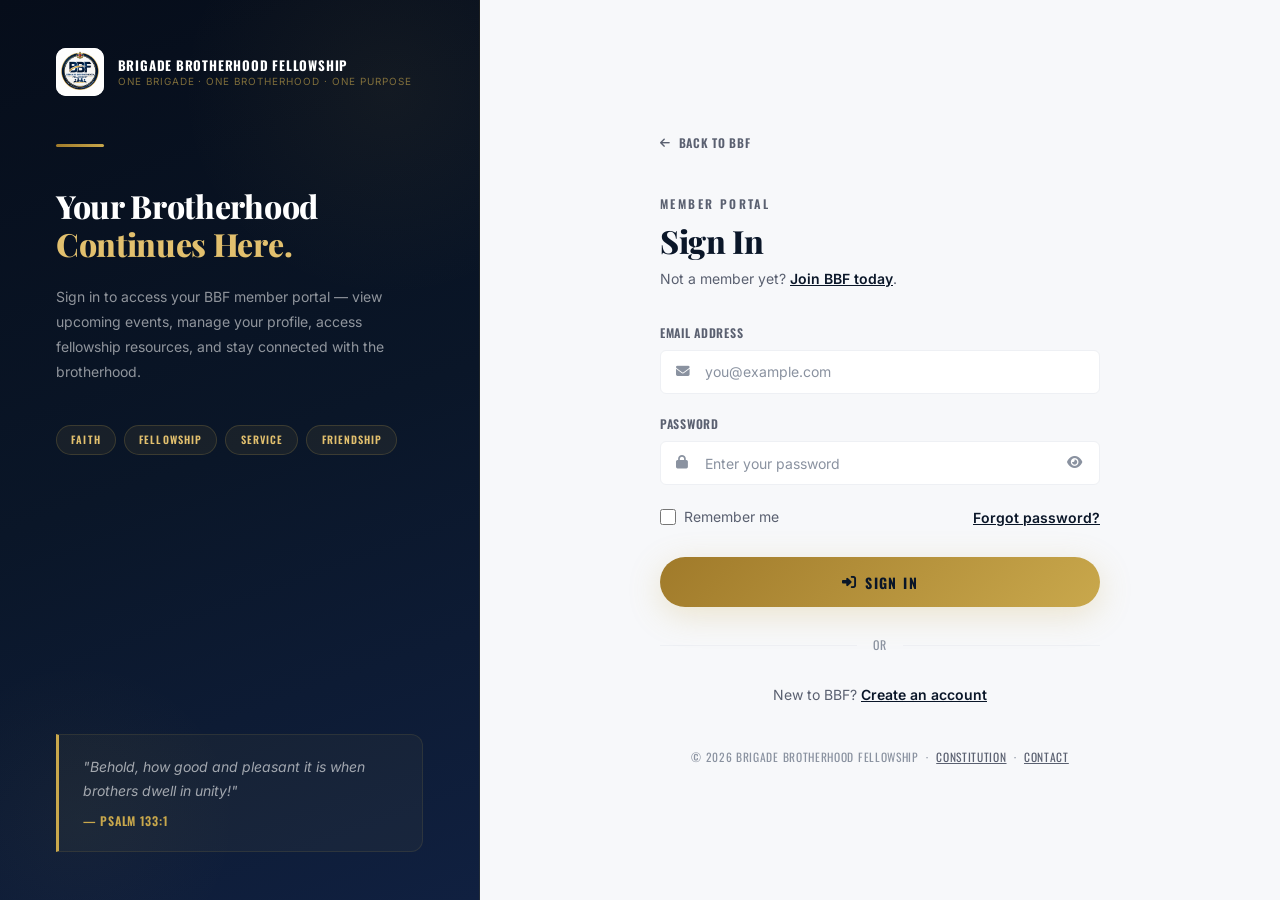
<file: BBF/login.html>
<!DOCTYPE html>
<html lang="en">
<head>
  <meta charset="UTF-8" />
  <meta name="viewport" content="width=device-width, initial-scale=1.0" />
  <meta name="description" content="BBF Member Login — Sign in to your Brigade Brotherhood Fellowship member account to access your dashboard, events, and fellowship resources." />
  <meta name="keywords" content="BBF login, Brigade Brotherhood Fellowship member login, BBF member portal" />
  <meta name="author" content="Brigade Brotherhood Fellowship" />
  <meta name="robots" content="noindex, nofollow" />

  <title>Member Login — Brigade Brotherhood Fellowship</title>

  <link rel="preconnect" href="https://fonts.googleapis.com" />
  <link rel="preconnect" href="https://fonts.gstatic.com" crossorigin />
  <link href="https://fonts.googleapis.com/css2?family=Playfair+Display:ital,wght@0,600;0,700;0,800;1,700&family=Inter:wght@400;500;600&family=Oswald:wght@400;500;600;700&display=swap" rel="stylesheet" />
  <link rel="stylesheet" href="https://cdnjs.cloudflare.com/ajax/libs/font-awesome/6.5.0/css/all.min.css" />
  <link rel="stylesheet" href="assets/css/style.css" />
  <link rel="stylesheet" href="assets/css/responsive.css" />
  <link rel="icon" type="image/x-icon" href="assets/images/favicon.ico" />

  <style>
    /* ══════════════════════════════════════════════════════
       LOGIN PAGE — full-screen split layout, no Bootstrap grid
    ══════════════════════════════════════════════════════ */

    *, *::before, *::after { box-sizing: border-box; }

    html, body {
      height: 100%;
      margin: 0;
      padding: 0;
    }

    body {
      min-height: 100vh;
      font-family: var(--font-body);
      background: var(--bbf-navy);
      color: var(--bbf-text);
    }

    /* ── Layout wrapper ── */
    .login-page {
      display: flex;
      min-height: 100vh;
    }

    /* ── Left panel — decorative brand side ── */
    .login-brand-panel {
      flex: 0 0 480px;
      background: linear-gradient(160deg, #060d1a 0%, #0a1628 50%, #102040 100%);
      border-right: 1px solid rgba(201,168,76,0.12);
      display: flex;
      flex-direction: column;
      padding: 3rem 3.5rem;
      position: relative;
      overflow: hidden;
    }

    /* Decorative circles */
    .login-brand-panel::before {
      content: '';
      position: absolute;
      top: -120px;
      right: -120px;
      width: 420px;
      height: 420px;
      border-radius: 50%;
      background: radial-gradient(circle, rgba(201,168,76,0.06) 0%, transparent 70%);
      pointer-events: none;
    }
    .login-brand-panel::after {
      content: '';
      position: absolute;
      bottom: -80px;
      left: -80px;
      width: 320px;
      height: 320px;
      border-radius: 50%;
      background: radial-gradient(circle, rgba(201,168,76,0.04) 0%, transparent 70%);
      pointer-events: none;
    }

    .brand-top {
      position: relative;
      z-index: 1;
    }

    /* Logo in panel */
    .brand-logo-wrap {
      display: flex;
      align-items: center;
      gap: 0.85rem;
      text-decoration: none;
      margin-bottom: 3rem;
    }
    .brand-logo-emblem {
      width: 48px;
      height: 48px;
      border-radius: 10px;
      display: flex;
      align-items: center;
      justify-content: center;
      flex-shrink: 0;
      overflow: hidden;
      background: var(--bbf-white);
    }
    .brand-logo-emblem img {
      width: 100%; height: 100%; object-fit: contain; display: block;
    }
    .brand-logo-text {
      display: flex;
      flex-direction: column;
    }
    .brand-logo-name {
      font-family: var(--font-accent);
      font-size: 0.82rem;
      font-weight: 700;
      letter-spacing: 0.06em;
      text-transform: uppercase;
      color: var(--bbf-white);
      line-height: 1.3;
    }
    .brand-logo-slogan {
      font-size: 0.62rem;
      letter-spacing: 0.1em;
      text-transform: uppercase;
      color: rgba(201,168,76,0.6);
      line-height: 1;
      margin-top: 3px;
      font-family: var(--font-body);
    }

    /* Brand headline */
    .brand-headline {
      font-family: var(--font-heading);
      font-size: clamp(1.6rem, 2.5vw, 2.2rem);
      font-weight: 800;
      color: var(--bbf-white);
      line-height: 1.2;
      margin-bottom: 1.25rem;
    }
    .brand-headline .gold-text {
      color: var(--bbf-gold-light);
    }

    .brand-desc {
      font-size: var(--fs-sm);
      color: rgba(255,255,255,0.55);
      line-height: 1.8;
      margin-bottom: 2.5rem;
    }

    /* Divider */
    .brand-divider {
      width: 48px;
      height: 3px;
      background: var(--gradient-gold);
      border-radius: var(--radius-pill);
      margin-bottom: 2.5rem;
    }

    /* Values pills */
    .brand-values {
      display: flex;
      flex-wrap: wrap;
      gap: 0.5rem;
      margin-bottom: 3rem;
    }
    .brand-value-pill {
      padding: 0.35rem 0.9rem;
      background: rgba(201,168,76,0.08);
      border: 1px solid rgba(201,168,76,0.2);
      border-radius: var(--radius-pill);
      font-family: var(--font-accent);
      font-size: 0.65rem;
      font-weight: 600;
      letter-spacing: 0.1em;
      text-transform: uppercase;
      color: var(--bbf-gold-light);
    }

    /* Bible verse */
    .brand-verse {
      margin-top: auto;
      position: relative;
      z-index: 1;
      padding: 1.25rem 1.5rem;
      background: rgba(201,168,76,0.05);
      border: 1px solid rgba(201,168,76,0.12);
      border-left: 3px solid var(--bbf-gold);
      border-radius: 0 var(--radius-md) var(--radius-md) 0;
    }
    .brand-verse blockquote {
      margin: 0;
      font-style: italic;
      font-size: var(--fs-sm);
      color: rgba(255,255,255,0.6);
      line-height: 1.7;
    }
    .brand-verse cite {
      display: block;
      margin-top: 0.5rem;
      font-size: var(--fs-xs);
      font-style: normal;
      font-family: var(--font-accent);
      letter-spacing: 0.06em;
      text-transform: uppercase;
      color: var(--bbf-gold);
      font-weight: 600;
    }

    /* ── Right panel — form side ── */
    .login-form-panel {
      flex: 1;
      display: flex;
      align-items: center;
      justify-content: center;
      padding: 3rem 2rem;
      background: var(--bbf-off-white);
      min-height: 100vh;
    }

    .login-form-inner {
      width: 100%;
      max-width: 440px;
    }

    /* Small top nav link back to site */
    .login-top-nav {
      display: flex;
      align-items: center;
      justify-content: space-between;
      margin-bottom: 2.5rem;
    }
    .login-back-link {
      display: inline-flex;
      align-items: center;
      gap: 0.5rem;
      font-size: var(--fs-xs);
      font-family: var(--font-accent);
      font-weight: 600;
      letter-spacing: 0.06em;
      text-transform: uppercase;
      color: var(--bbf-text-muted);
      text-decoration: none;
      transition: color var(--transition-fast);
    }
    .login-back-link:hover { color: var(--bbf-navy); }
    .login-back-link i { font-size: 0.7rem; }

    .login-mobile-logo {
      display: none; /* shown only on mobile */
      align-items: center;
      gap: 0.6rem;
      text-decoration: none;
    }
    .login-mobile-logo-emblem {
      width: 36px;
      height: 36px;
      border-radius: 8px;
      display: flex;
      align-items: center;
      justify-content: center;
      overflow: hidden;
      background: var(--bbf-white);
    }
    .login-mobile-logo-name {
      font-family: var(--font-accent);
      font-size: 0.75rem;
      font-weight: 700;
      letter-spacing: 0.06em;
      text-transform: uppercase;
      color: var(--bbf-navy);
    }

    /* Form heading */
    .login-form-heading {
      margin-bottom: 2rem;
    }
    .login-form-heading .overline {
      color: var(--bbf-text-muted);
    }
    .login-form-title {
      font-family: var(--font-heading);
      font-size: clamp(1.6rem, 3vw, 2rem);
      font-weight: 800;
      color: var(--bbf-navy);
      line-height: 1.2;
      margin-top: 0.5rem;
      margin-bottom: 0.5rem;
    }
    .login-form-sub {
      font-size: var(--fs-sm);
      color: var(--bbf-text-muted);
      line-height: 1.6;
    }
    .login-form-sub a {
      color: var(--bbf-navy);
      font-weight: 600;
      text-decoration: underline;
    }
    .login-form-sub a:hover { color: var(--bbf-gold-dark); }

    /* Form fields */
    .login-field {
      margin-bottom: 1.25rem;
    }
    .login-label {
      display: block;
      font-size: var(--fs-xs);
      font-family: var(--font-accent);
      font-weight: 600;
      letter-spacing: 0.06em;
      text-transform: uppercase;
      color: var(--bbf-text-muted);
      margin-bottom: 0.4rem;
    }
    .login-input-wrap {
      position: relative;
    }
    .login-input-icon {
      position: absolute;
      left: 1rem;
      top: 50%;
      transform: translateY(-50%);
      color: var(--bbf-text-light);
      font-size: 0.85rem;
      pointer-events: none;
      transition: color var(--transition-fast);
    }
    .login-input {
      width: 100%;
      padding: 0.8rem 1rem 0.8rem 2.75rem;
      border: 1.5px solid var(--bbf-light-grey);
      border-radius: var(--radius-sm);
      font-size: var(--fs-sm);
      font-family: var(--font-body);
      color: var(--bbf-text);
      background: var(--bbf-white);
      outline: none;
      transition: border-color var(--transition-fast), box-shadow var(--transition-fast);
    }
    .login-input:focus {
      border-color: var(--bbf-gold);
      box-shadow: 0 0 0 3px rgba(201,168,76,0.12);
    }
    .login-input:focus + .login-input-icon,
    .login-input-wrap:focus-within .login-input-icon {
      color: var(--bbf-gold-dark);
    }
    .login-input.is-invalid {
      border-color: var(--bbf-red);
    }
    .login-input.is-invalid:focus {
      box-shadow: 0 0 0 3px rgba(178,34,52,0.10);
    }
    .login-input::placeholder { color: var(--bbf-text-light); }

    /* Password toggle */
    .pw-toggle-btn {
      position: absolute;
      right: 0.9rem;
      top: 50%;
      transform: translateY(-50%);
      background: none;
      border: none;
      padding: 0.25rem;
      cursor: pointer;
      color: var(--bbf-text-light);
      font-size: 0.85rem;
      line-height: 1;
      transition: color var(--transition-fast);
    }
    .pw-toggle-btn:hover { color: var(--bbf-navy); }
    /* Nudge password text right to not overlap toggle */
    .login-input.has-toggle { padding-right: 2.75rem; }

    .login-error-msg {
      display: none;
      font-size: 0.72rem;
      color: var(--bbf-red);
      margin-top: 0.3rem;
      font-family: var(--font-accent);
    }
    .login-input.is-invalid ~ .login-error-msg { display: block; }

    /* Remember me + forgot */
    .login-row {
      display: flex;
      align-items: center;
      justify-content: space-between;
      gap: 1rem;
      margin-bottom: 1.75rem;
      flex-wrap: wrap;
    }
    .login-remember {
      display: flex;
      align-items: center;
      gap: 0.5rem;
      cursor: pointer;
      font-size: var(--fs-sm);
      color: var(--bbf-text-muted);
      -webkit-user-select: none;
      user-select: none;
    }
    .login-remember input[type="checkbox"] {
      width: 16px;
      height: 16px;
      accent-color: var(--bbf-navy);
      cursor: pointer;
    }
    .login-forgot {
      font-size: var(--fs-sm);
      color: var(--bbf-navy);
      font-weight: 600;
      text-decoration: underline;
      background: none;
      border: none;
      padding: 0;
      cursor: pointer;
      transition: color var(--transition-fast);
    }
    .login-forgot:hover { color: var(--bbf-gold-dark); }

    /* Global form error banner */
    .login-alert {
      display: none;
      align-items: flex-start;
      gap: 0.75rem;
      padding: 0.9rem 1rem;
      border-radius: var(--radius-sm);
      font-size: var(--fs-sm);
      line-height: 1.5;
      margin-bottom: 1.25rem;
    }
    .login-alert.error {
      background: rgba(178,34,52,0.08);
      border: 1px solid rgba(178,34,52,0.25);
      color: #8b1a28;
    }
    .login-alert.success {
      background: rgba(26,92,58,0.08);
      border: 1px solid rgba(26,92,58,0.25);
      color: #1a5c3a;
    }
    .login-alert.show { display: flex; }
    .login-alert i { margin-top: 2px; flex-shrink: 0; }

    /* Submit button */
    .login-submit-btn {
      width: 100%;
      padding: 0.9rem 2rem;
      background: var(--gradient-gold);
      border: none;
      border-radius: var(--radius-pill);
      font-family: var(--font-accent);
      font-size: var(--fs-sm);
      font-weight: 700;
      letter-spacing: 0.1em;
      text-transform: uppercase;
      color: var(--bbf-navy);
      cursor: pointer;
      box-shadow: var(--shadow-gold);
      transition: all var(--transition-base);
      display: flex;
      align-items: center;
      justify-content: center;
      gap: 0.5rem;
      position: relative;
      overflow: hidden;
    }
    .login-submit-btn::before {
      content: '';
      position: absolute;
      inset: 0;
      background: rgba(255,255,255,0.15);
      opacity: 0;
      transition: opacity var(--transition-fast);
    }
    .login-submit-btn:hover::before { opacity: 1; }
    .login-submit-btn:hover { transform: translateY(-2px); box-shadow: 0 12px 32px rgba(201,168,76,0.35); }
    .login-submit-btn:active { transform: translateY(0); }
    .login-submit-btn:disabled {
      opacity: 0.7;
      pointer-events: none;
    }

    /* Divider */
    .login-form-divider {
      display: flex;
      align-items: center;
      gap: 1rem;
      margin: 1.75rem 0;
      color: var(--bbf-text-light);
      font-size: var(--fs-xs);
      font-family: var(--font-accent);
      letter-spacing: 0.08em;
      text-transform: uppercase;
    }
    .login-form-divider::before,
    .login-form-divider::after {
      content: '';
      flex: 1;
      height: 1px;
      background: var(--bbf-light-grey);
    }

    /* Register link */
    .login-register-row {
      text-align: center;
      font-size: var(--fs-sm);
      color: var(--bbf-text-muted);
    }
    .login-register-row a {
      color: var(--bbf-navy);
      font-weight: 600;
      text-decoration: underline;
    }
    .login-register-row a:hover { color: var(--bbf-gold-dark); }

    /* ── Forgot password panel ── */
    .login-panel { display: none; }
    .login-panel.active { display: block; }

    /* ── Footer credit strip ── */
    .login-footer {
      margin-top: 2.5rem;
      text-align: center;
      font-size: 0.72rem;
      color: var(--bbf-text-light);
      font-family: var(--font-accent);
      letter-spacing: 0.06em;
      text-transform: uppercase;
    }
    .login-footer a {
      color: var(--bbf-text-muted);
      text-decoration: underline;
    }

    /* ══ Responsive ══ */
    @media (max-width: 900px) {
      .login-brand-panel { display: none; }
      .login-form-panel { background: var(--bbf-navy); }
      .login-form-inner {
        background: var(--bbf-off-white);
        border-radius: var(--radius-xl);
        padding: 2.5rem 2rem;
        box-shadow: var(--shadow-xl);
      }
      .login-mobile-logo { display: flex; }
    }
    @media (max-width: 480px) {
      .login-form-panel { padding: 1.5rem 1rem; align-items: flex-start; }
      .login-form-inner { padding: 2rem 1.25rem; margin-top: 1rem; }
      .login-row { flex-direction: column; align-items: flex-start; gap: 0.6rem; }
    }
  </style>
</head>
<body>

  <!-- PRELOADER -->
  <div id="bbf-preloader" style="position:fixed;inset:0;background:var(--bbf-navy);display:flex;align-items:center;justify-content:center;z-index:9999;flex-direction:column;gap:1rem;">
    <div style="width:56px;height:56px;background:var(--gradient-gold);border-radius:12px;display:flex;align-items:center;justify-content:center;font-family:'Oswald',sans-serif;font-size:1.4rem;font-weight:800;color:var(--bbf-navy);animation:preloaderPulse 1.2s ease-in-out infinite;">BBF</div>
    <div style="font-family:'Oswald',sans-serif;font-size:0.65rem;letter-spacing:0.25em;text-transform:uppercase;color:rgba(201,168,76,0.6);">Loading…</div>
  </div>
  <style>@keyframes preloaderPulse{0%,100%{transform:scale(1);opacity:1}50%{transform:scale(1.08);opacity:0.8}}</style>

  <div class="login-page">

    <!-- ══════════════════════════════════════════════════
         LEFT — BRAND PANEL
    ══════════════════════════════════════════════════ -->
    <aside class="login-brand-panel" aria-label="BBF brand panel" aria-hidden="true">
      <div class="brand-top">
        <a href="index.html" class="brand-logo-wrap" tabindex="-1">
          <div class="brand-logo-emblem"><img src="assets/images/BBF Image.jpeg" alt="BBF Logo" /></div>
          <div class="brand-logo-text">
            <span class="brand-logo-name">Brigade Brotherhood Fellowship</span>
            <span class="brand-logo-slogan">One Brigade · One Brotherhood · One Purpose</span>
          </div>
        </a>

        <div class="brand-divider"></div>

        <h2 class="brand-headline">
          Your Brotherhood<br />
          <span class="gold-text">Continues Here.</span>
        </h2>
        <p class="brand-desc">
          Sign in to access your BBF member portal — view upcoming events,
          manage your profile, access fellowship resources, and stay connected
          with the brotherhood.
        </p>

        <div class="brand-values" role="list" aria-label="BBF guiding values">
          <span class="brand-value-pill" role="listitem">Faith</span>
          <span class="brand-value-pill" role="listitem">Fellowship</span>
          <span class="brand-value-pill" role="listitem">Service</span>
          <span class="brand-value-pill" role="listitem">Friendship</span>
        </div>
      </div>

      <blockquote class="brand-verse">
        <blockquote>
          "Behold, how good and pleasant it is when brothers dwell in unity!"
          <cite>— Psalm 133:1</cite>
        </blockquote>
      </blockquote>
    </aside>


    <!-- ══════════════════════════════════════════════════
         RIGHT — FORM PANEL
    ══════════════════════════════════════════════════ -->
    <main class="login-form-panel" id="login-main">
      <div class="login-form-inner">

        <!-- Top navigation row -->
        <div class="login-top-nav">
          <a href="index.html" class="login-back-link" aria-label="Back to BBF homepage">
            <i class="fas fa-arrow-left"></i> Back to BBF
          </a>
          <!-- Mobile-only logo -->
          <a href="index.html" class="login-mobile-logo" aria-label="BBF Home">
            <div class="login-mobile-logo-emblem" aria-hidden="true"><img src="assets/images/BBF Image.jpeg" alt="BBF Logo" style="width:100%;height:100%;object-fit:contain;display:block;" /></div>
            <span class="login-mobile-logo-name">BBF</span>
          </a>
        </div>


        <!-- ══════════════════════════
             PANEL A — SIGN IN
        ══════════════════════════ -->
        <div class="login-panel active" id="panel-signin" role="region" aria-label="Sign in">

          <div class="login-form-heading">
            <div class="overline">Member Portal</div>
            <h1 class="login-form-title">Sign In</h1>
            <p class="login-form-sub">
              Not a member yet?
              <a href="membership.html">Join BBF today</a>.
            </p>
          </div>

          <!-- Alert banner (errors / success messages) -->
          <div class="login-alert error" id="signin-alert" role="alert" aria-live="polite">
            <i class="fas fa-circle-exclamation"></i>
            <span id="signin-alert-msg"></span>
          </div>

          <!-- TODO [BACKEND]: POST /api/auth/login -->
          <form id="signin-form" novalidate aria-label="Sign in form">

            <!-- Email -->
            <div class="login-field">
              <label class="login-label" for="signin-email">Email Address</label>
              <div class="login-input-wrap">
                <input
                  class="login-input"
                  type="email"
                  id="signin-email"
                  name="email"
                  autocomplete="email"
                  required
                  placeholder="you@example.com"
                  aria-describedby="signin-email-error"
                />
                <i class="fas fa-envelope login-input-icon" aria-hidden="true"></i>
              </div>
              <div class="login-error-msg" id="signin-email-error" role="alert">Please enter a valid email address.</div>
            </div>

            <!-- Password -->
            <div class="login-field">
              <label class="login-label" for="signin-password">Password</label>
              <div class="login-input-wrap">
                <input
                  class="login-input has-toggle"
                  type="password"
                  id="signin-password"
                  name="password"
                  autocomplete="current-password"
                  required
                  placeholder="Enter your password"
                  aria-describedby="signin-password-error"
                />
                <i class="fas fa-lock login-input-icon" aria-hidden="true"></i>
                <button
                  type="button"
                  class="pw-toggle-btn"
                  id="pw-toggle"
                  aria-label="Show password"
                  aria-pressed="false"
                >
                  <i class="fas fa-eye" id="pw-toggle-icon" aria-hidden="true"></i>
                </button>
              </div>
              <div class="login-error-msg" id="signin-password-error" role="alert">Please enter your password.</div>
            </div>

            <!-- Remember me + Forgot password -->
            <div class="login-row">
              <label class="login-remember">
                <input type="checkbox" id="remember-me" name="rememberMe" />
                Remember me
              </label>
              <button
                type="button"
                class="login-forgot"
                id="btn-forgot"
                aria-label="Forgot your password? Reset it here"
              >
                Forgot password?
              </button>
            </div>

            <button type="submit" class="login-submit-btn" id="signin-btn">
              <i class="fas fa-sign-in-alt"></i>
              Sign In
            </button>

          </form>

          <div class="login-form-divider" aria-hidden="true">or</div>

          <div class="login-register-row">
            New to BBF?
            <a href="membership.html">Create an account</a>
          </div>

        </div><!-- /panel-signin -->


        <!-- ══════════════════════════
             PANEL B — FORGOT PASSWORD
        ══════════════════════════ -->
        <div class="login-panel" id="panel-forgot" role="region" aria-label="Reset password">

          <div class="login-form-heading">
            <div class="overline">Account Recovery</div>
            <h1 class="login-form-title">Reset Password</h1>
            <p class="login-form-sub">
              Enter the email address registered to your BBF account. We'll send
              reset instructions if the email matches our records.
            </p>
          </div>

          <!-- Alert banner -->
          <div class="login-alert" id="reset-alert" role="alert" aria-live="polite">
            <i class="fas fa-circle-info" id="reset-alert-icon"></i>
            <span id="reset-alert-msg"></span>
          </div>

          <!-- TODO [BACKEND]: POST /api/auth/reset-password -->
          <form id="reset-form" novalidate aria-label="Password reset form">

            <div class="login-field">
              <label class="login-label" for="reset-email">Registered Email Address</label>
              <div class="login-input-wrap">
                <input
                  class="login-input"
                  type="email"
                  id="reset-email"
                  name="email"
                  autocomplete="email"
                  required
                  placeholder="you@example.com"
                  aria-describedby="reset-email-error"
                />
                <i class="fas fa-envelope login-input-icon" aria-hidden="true"></i>
              </div>
              <div class="login-error-msg" id="reset-email-error" role="alert">Please enter a valid email address.</div>
            </div>

            <button type="submit" class="login-submit-btn" id="reset-btn">
              <i class="fas fa-paper-plane"></i>
              Send Reset Link
            </button>

          </form>

          <div class="login-form-divider" aria-hidden="true">or</div>

          <div class="login-register-row">
            <button
              type="button"
              class="login-forgot"
              id="btn-back-signin"
              style="font-size:var(--fs-sm);"
            >
              <i class="fas fa-arrow-left" style="font-size:0.75rem;margin-right:0.3rem;"></i>
              Back to Sign In
            </button>
          </div>

        </div><!-- /panel-forgot -->


        <!-- ── Footer ── -->
        <div class="login-footer" role="contentinfo">
          &copy; <span id="login-year">2026</span> Brigade Brotherhood Fellowship &nbsp;·&nbsp;
          <a href="resources.html">Constitution</a> &nbsp;·&nbsp;
          <a href="contact.html">Contact</a>
        </div>

      </div><!-- /login-form-inner -->
    </main>

  </div><!-- /login-page -->


  <!-- SCRIPTS -->
  <script src="assets/js/data.js"></script>
  <script src="assets/js/main.js"></script>

  <script>
    /* ══════════════════════════════════════════════════════
       LOGIN PAGE — inline JS
       Features:
         - Sign-in form with client-side validation
         - Password show/hide toggle
         - Forgot password panel (slide between panels)
         - Password reset form with mock send
         - Mock login (TODO [BACKEND]: POST /api/auth/login)
         - Mock reset  (TODO [BACKEND]: POST /api/auth/reset-password)
    ══════════════════════════════════════════════════════ */

    /* ── Panel switcher ── */
    function showPanel(id) {
      document.querySelectorAll('.login-panel').forEach(p => p.classList.remove('active'));
      document.getElementById(id)?.classList.add('active');
    }

    document.getElementById('btn-forgot')?.addEventListener('click', () => showPanel('panel-forgot'));
    document.getElementById('btn-back-signin')?.addEventListener('click', () => {
      clearAlert('reset-alert');
      showPanel('panel-signin');
    });

    /* ── Password toggle ── */
    const pwInput  = document.getElementById('signin-password');
    const pwToggle = document.getElementById('pw-toggle');
    const pwIcon   = document.getElementById('pw-toggle-icon');

    pwToggle?.addEventListener('click', () => {
      const isHidden = pwInput.type === 'password';
      pwInput.type = isHidden ? 'text' : 'password';
      pwToggle.setAttribute('aria-pressed', String(isHidden));
      pwToggle.setAttribute('aria-label', isHidden ? 'Hide password' : 'Show password');
      pwIcon.classList.toggle('fa-eye', !isHidden);
      pwIcon.classList.toggle('fa-eye-slash', isHidden);
    });

    /* ── Alert helpers ── */
    function showAlert(id, type, msg) {
      const el = document.getElementById(id);
      if (!el) return;
      el.className = `login-alert ${type} show`;
      const msgEl = el.querySelector('span') || el;
      msgEl.textContent = msg;
      const iconEl = el.querySelector('i');
      if (iconEl) {
        iconEl.className = type === 'error'
          ? 'fas fa-circle-exclamation'
          : 'fas fa-circle-check';
      }
    }
    function clearAlert(id) {
      const el = document.getElementById(id);
      if (el) el.classList.remove('show');
    }

    /* ── Field validation helpers ── */
    function setInvalid(inputId) {
      document.getElementById(inputId)?.classList.add('is-invalid');
    }
    function clearInvalid(inputId) {
      document.getElementById(inputId)?.classList.remove('is-invalid');
    }
    function isValidEmail(v) { return /^[^\s@]+@[^\s@]+\.[^\s@]+$/.test(v.trim()); }

    /* ── Sign-in form ── */
    document.getElementById('signin-form')?.addEventListener('submit', e => {
      e.preventDefault();
      clearAlert('signin-alert');

      const email = document.getElementById('signin-email')?.value.trim() || '';
      const pass  = document.getElementById('signin-password')?.value || '';

      let valid = true;

      if (!isValidEmail(email)) { setInvalid('signin-email'); valid = false; }
      else clearInvalid('signin-email');

      if (pass.length < 1) { setInvalid('signin-password'); valid = false; }
      else clearInvalid('signin-password');

      if (!valid) return;

      // Disable button & show loading
      const btn = document.getElementById('signin-btn');
      if (btn) { btn.disabled = true; btn.innerHTML = '<i class="fas fa-spinner fa-spin"></i> Signing in…'; }

      // POST /api/auth/login
      fetch('api/auth/login.php', {
        method: 'POST',
        credentials: 'include',
        headers: { 'Content-Type': 'application/json' },
        body: JSON.stringify({ email, password: pass,
          rememberMe: document.getElementById('remember-me')?.checked || false })
      })
      .then(r => r.json())
      .then(res => {
        if (res.success) {
          // Store session data for dashboard use
          sessionStorage.setItem('bbf_logged_in', 'true');
          sessionStorage.setItem('bbf_member', JSON.stringify(res.data));
          window.location.href = 'dashboard.html';
        } else {
          if (btn) { btn.disabled = false; btn.innerHTML = '<i class="fas fa-sign-in-alt"></i> Sign In'; }
          showAlert('signin-alert', 'error', res.message || 'Incorrect email or password. Please try again.');
        }
      })
      .catch(() => {
        if (btn) { btn.disabled = false; btn.innerHTML = '<i class="fas fa-sign-in-alt"></i> Sign In'; }
        showAlert('signin-alert', 'error', 'Could not connect to the server. Please try again.');
      });
    });

    /* ── Real-time clear on input ── */
    ['signin-email','signin-password'].forEach(id => {
      document.getElementById(id)?.addEventListener('input', () => clearInvalid(id));
    });

    /* ── Forgot password form ── */
    document.getElementById('reset-form')?.addEventListener('submit', e => {
      e.preventDefault();
      clearAlert('reset-alert');

      const email = document.getElementById('reset-email')?.value.trim() || '';

      if (!isValidEmail(email)) {
        setInvalid('reset-email');
        return;
      }
      clearInvalid('reset-email');

      const btn = document.getElementById('reset-btn');
      if (btn) { btn.disabled = true; btn.innerHTML = '<i class="fas fa-spinner fa-spin"></i> Sending…'; }

      // POST /api/auth/reset-password
      fetch('api/auth/reset-password.php', {
        method: 'POST',
        credentials: 'include',
        headers: { 'Content-Type': 'application/json' },
        body: JSON.stringify({ email })
      })
      .then(r => r.json())
      .then(res => {
        if (btn) { btn.disabled = false; btn.innerHTML = '<i class="fas fa-paper-plane"></i> Send Reset Link'; }
        // Always show success (server never reveals if email exists — security)
        showAlert('reset-alert', 'success',
          res.message || 'If that email is registered with BBF, a reset link has been sent. Check your inbox and spam folder.');
        document.getElementById('reset-form')?.reset();
      })
      .catch(() => {
        if (btn) { btn.disabled = false; btn.innerHTML = '<i class="fas fa-paper-plane"></i> Send Reset Link'; }
        showAlert('reset-alert', 'success',
          'If that email is registered with BBF, a reset link has been sent. Check your inbox and spam folder.');
        document.getElementById('reset-form')?.reset();
      });
    });

    document.getElementById('reset-email')?.addEventListener('input', () => clearInvalid('reset-email'));

    /* ── Footer year ── */
    const yrEl = document.getElementById('login-year');
    if (yrEl) yrEl.textContent = new Date().getFullYear();
  </script>

</body>
</html>
</file>
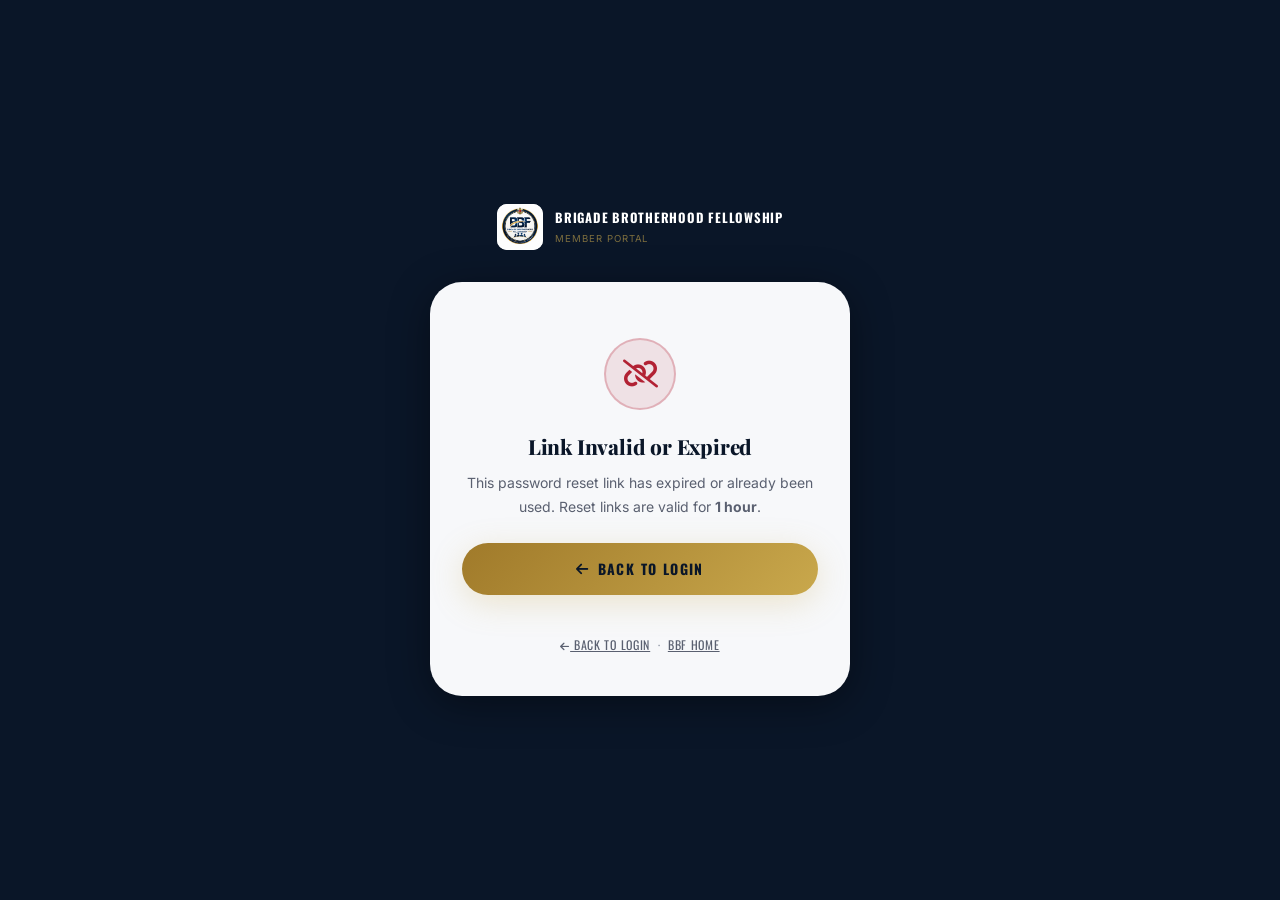
<file: BBF/reset-password.html>
<!DOCTYPE html>
<html lang="en">
<head>
  <meta charset="UTF-8" />
  <meta name="viewport" content="width=device-width, initial-scale=1.0" />
  <meta name="robots" content="noindex, nofollow" />
  <title>Reset Password — Brigade Brotherhood Fellowship</title>
  <link rel="preconnect" href="https://fonts.googleapis.com" />
  <link rel="preconnect" href="https://fonts.gstatic.com" crossorigin />
  <link href="https://fonts.googleapis.com/css2?family=Playfair+Display:wght@700;800&family=Inter:wght@400;500;600&family=Oswald:wght@400;500;600;700&display=swap" rel="stylesheet" />
  <link rel="stylesheet" href="https://cdnjs.cloudflare.com/ajax/libs/font-awesome/6.5.0/css/all.min.css" />
  <link rel="stylesheet" href="assets/css/style.css" />
  <link rel="icon" type="image/x-icon" href="assets/images/favicon.ico" />
  <style>
    *, *::before, *::after { box-sizing: border-box; }
    html, body { height: 100%; margin: 0; padding: 0; }
    body {
      min-height: 100vh;
      font-family: var(--font-body);
      background: var(--bbf-navy);
      display: flex; align-items: center; justify-content: center;
      padding: 1.5rem;
    }

    .rp-wrap { width: 100%; max-width: 420px; }

    .rp-logo {
      display: flex; align-items: center; gap: 0.75rem;
      justify-content: center; margin-bottom: 2rem;
      text-decoration: none;
    }
    .rp-logo-badge {
      width: 46px; height: 46px; border-radius: 10px;
      overflow: hidden; background: var(--bbf-white);
      display: flex; align-items: center; justify-content: center;
    }
    .rp-logo-badge img { width: 100%; height: 100%; object-fit: contain; }
    .rp-logo-text { display: flex; flex-direction: column; }
    .rp-logo-name {
      font-family: var(--font-accent); font-size: 0.8rem; font-weight: 700;
      letter-spacing: 0.06em; text-transform: uppercase; color: var(--bbf-white);
    }
    .rp-logo-sub {
      font-size: 0.6rem; letter-spacing: 0.1em; text-transform: uppercase;
      color: rgba(201,168,76,0.6); margin-top: 2px;
    }

    .rp-card {
      background: var(--bbf-off-white);
      border-radius: var(--radius-xl);
      padding: 2.5rem 2rem;
      box-shadow: 0 8px 40px rgba(0,0,0,0.4);
    }

    .rp-heading { margin-bottom: 1.75rem; }
    .rp-heading h1 {
      font-family: var(--font-heading); font-size: 1.75rem;
      font-weight: 800; color: var(--bbf-navy); margin: 0 0 0.4rem;
    }
    .rp-heading p { font-size: var(--fs-sm); color: var(--bbf-text-muted); margin: 0; }

    .rp-field { margin-bottom: 1.1rem; }
    .rp-label {
      display: block; font-size: var(--fs-xs);
      font-family: var(--font-accent); font-weight: 600;
      letter-spacing: 0.06em; text-transform: uppercase;
      color: var(--bbf-text-muted); margin-bottom: 0.4rem;
    }
    .rp-input-wrap { position: relative; }
    .rp-input-icon {
      position: absolute; left: 0.9rem; top: 50%;
      transform: translateY(-50%);
      color: var(--bbf-text-light); font-size: 0.85rem; pointer-events: none;
    }
    .rp-input {
      width: 100%; padding: 0.8rem 2.75rem 0.8rem 2.75rem;
      border: 1.5px solid var(--bbf-light-grey);
      border-radius: var(--radius-sm);
      font-size: var(--fs-sm); font-family: var(--font-body);
      color: var(--bbf-text); background: var(--bbf-white);
      outline: none;
      transition: border-color var(--transition-fast), box-shadow var(--transition-fast);
    }
    .rp-input:focus {
      border-color: var(--bbf-gold);
      box-shadow: 0 0 0 3px rgba(201,168,76,0.12);
    }
    .rp-input.is-invalid { border-color: var(--bbf-red); }
    .rp-input::placeholder { color: var(--bbf-text-light); }

    .pw-toggle {
      position: absolute; right: 0.85rem; top: 50%;
      transform: translateY(-50%);
      background: none; border: none; cursor: pointer;
      color: var(--bbf-text-light); font-size: 0.85rem;
      padding: 0.25rem; transition: color var(--transition-fast);
    }
    .pw-toggle:hover { color: var(--bbf-navy); }

    /* Password strength bar */
    .pw-strength { margin-top: 0.5rem; }
    .pw-strength-bar {
      height: 4px; border-radius: var(--radius-pill);
      background: var(--bbf-light-grey); overflow: hidden; margin-bottom: 0.3rem;
    }
    .pw-strength-fill {
      height: 100%; width: 0%;
      border-radius: var(--radius-pill);
      transition: width 0.3s ease, background 0.3s ease;
    }
    .pw-strength-label {
      font-size: 0.68rem; font-family: var(--font-accent);
      letter-spacing: 0.06em; text-transform: uppercase;
      color: var(--bbf-text-light);
    }

    .rp-error {
      display: none; font-size: 0.72rem; color: var(--bbf-red);
      margin-top: 0.3rem; font-family: var(--font-accent);
    }

    .rp-alert {
      display: none; align-items: flex-start; gap: 0.65rem;
      padding: 0.85rem 1rem; border-radius: var(--radius-sm);
      font-size: var(--fs-sm); line-height: 1.5; margin-bottom: 1.25rem;
    }
    .rp-alert.show { display: flex; }
    .rp-alert.error {
      background: rgba(178,34,52,0.08); border: 1px solid rgba(178,34,52,0.25);
      color: #8b1a28;
    }
    .rp-alert.success {
      background: rgba(26,92,58,0.08); border: 1px solid rgba(26,92,58,0.25);
      color: #1a5c3a;
    }

    .rp-btn {
      width: 100%; padding: 0.9rem;
      background: var(--gradient-gold); border: none;
      border-radius: var(--radius-pill);
      font-family: var(--font-accent); font-size: var(--fs-sm);
      font-weight: 700; letter-spacing: 0.1em; text-transform: uppercase;
      color: var(--bbf-navy); cursor: pointer;
      box-shadow: var(--shadow-gold);
      transition: all var(--transition-base);
      display: flex; align-items: center; justify-content: center; gap: 0.5rem;
    }
    .rp-btn:hover { transform: translateY(-2px); }
    .rp-btn:disabled { opacity: 0.6; pointer-events: none; }

    .rp-footer {
      text-align: center; margin-top: 1.5rem;
      font-size: var(--fs-xs); color: var(--bbf-text-light);
      font-family: var(--font-accent); letter-spacing: 0.06em; text-transform: uppercase;
    }
    .rp-footer a { color: var(--bbf-text-muted); text-decoration: underline; }
    .rp-footer a:hover { color: var(--bbf-gold-dark); }

    /* Success state */
    .rp-success { display: none; text-align: center; padding: 1rem 0; }
    .rp-success-icon {
      width: 72px; height: 72px;
      background: linear-gradient(135deg, var(--bbf-navy), var(--bbf-navy-light));
      border-radius: 50%; display: flex; align-items: center; justify-content: center;
      font-size: 1.75rem; color: var(--bbf-gold);
      margin: 0 auto 1.5rem; box-shadow: var(--shadow-gold);
    }
    .rp-success h2 {
      font-family: var(--font-heading); font-size: 1.4rem;
      font-weight: 800; color: var(--bbf-navy); margin-bottom: 0.75rem;
    }
    .rp-success p { font-size: var(--fs-sm); color: var(--bbf-text-muted); line-height: 1.7; }

    /* Invalid token state */
    .rp-invalid { display: none; text-align: center; padding: 1rem 0; }
    .rp-invalid-icon {
      width: 72px; height: 72px;
      background: rgba(178,34,52,0.1); border: 2px solid rgba(178,34,52,0.25);
      border-radius: 50%; display: flex; align-items: center; justify-content: center;
      font-size: 1.75rem; color: var(--bbf-red);
      margin: 0 auto 1.5rem;
    }
    .rp-invalid h2 {
      font-family: var(--font-heading); font-size: 1.3rem;
      font-weight: 800; color: var(--bbf-navy); margin-bottom: 0.75rem;
    }
    .rp-invalid p { font-size: var(--fs-sm); color: var(--bbf-text-muted); line-height: 1.7; }
  </style>
</head>
<body>

  <div class="rp-wrap">

    <!-- Logo -->
    <a href="index.html" class="rp-logo">
      <div class="rp-logo-badge">
        <img src="assets/images/BBF Image.jpeg" alt="BBF Logo" />
      </div>
      <div class="rp-logo-text">
        <span class="rp-logo-name">Brigade Brotherhood Fellowship</span>
        <span class="rp-logo-sub">Member Portal</span>
      </div>
    </a>

    <div class="rp-card">

      <!-- ── Invalid / expired token state ── -->
      <div class="rp-invalid" id="state-invalid">
        <div class="rp-invalid-icon"><i class="fas fa-link-slash"></i></div>
        <h2>Link Invalid or Expired</h2>
        <p>This password reset link has expired or already been used. Reset links are valid for <strong>1 hour</strong>.</p>
        <a href="login.html" class="rp-btn" style="display:inline-flex;margin-top:1.5rem;text-decoration:none;">
          <i class="fas fa-arrow-left"></i> Back to Login
        </a>
      </div>

      <!-- ── Success state ── -->
      <div class="rp-success" id="state-success">
        <div class="rp-success-icon"><i class="fas fa-check"></i></div>
        <h2>Password Changed!</h2>
        <p>Your BBF member portal password has been updated successfully. You can now log in with your new password.</p>
        <a href="login.html" class="rp-btn" style="display:inline-flex;margin-top:1.5rem;text-decoration:none;">
          <i class="fas fa-sign-in-alt"></i> Log In Now
        </a>
      </div>

      <!-- ── Reset form ── -->
      <div id="state-form">
        <div class="rp-heading">
          <h1>Set New Password</h1>
          <p>Choose a strong new password for your BBF member account.</p>
        </div>

        <!-- Alert -->
        <div class="rp-alert error" id="rp-alert" role="alert">
          <i class="fas fa-circle-exclamation"></i>
          <span id="rp-alert-msg"></span>
        </div>

        <form id="rp-form" novalidate>

          <!-- New password -->
          <div class="rp-field">
            <label class="rp-label" for="rp-password">New Password</label>
            <div class="rp-input-wrap">
              <input
                class="rp-input"
                type="password"
                id="rp-password"
                autocomplete="new-password"
                placeholder="Min. 8 characters"
                required
              />
              <i class="fas fa-lock rp-input-icon"></i>
              <button type="button" class="pw-toggle" id="pw-toggle-1" aria-label="Show password">
                <i class="fas fa-eye" id="pw-icon-1"></i>
              </button>
            </div>
            <!-- Strength indicator -->
            <div class="pw-strength" id="pw-strength" style="display:none;">
              <div class="pw-strength-bar">
                <div class="pw-strength-fill" id="pw-strength-fill"></div>
              </div>
              <span class="pw-strength-label" id="pw-strength-label"></span>
            </div>
            <div class="rp-error" id="err-password">Password must be at least 8 characters.</div>
          </div>

          <!-- Confirm password -->
          <div class="rp-field">
            <label class="rp-label" for="rp-confirm">Confirm New Password</label>
            <div class="rp-input-wrap">
              <input
                class="rp-input"
                type="password"
                id="rp-confirm"
                autocomplete="new-password"
                placeholder="Repeat new password"
                required
              />
              <i class="fas fa-lock rp-input-icon"></i>
              <button type="button" class="pw-toggle" id="pw-toggle-2" aria-label="Show password">
                <i class="fas fa-eye" id="pw-icon-2"></i>
              </button>
            </div>
            <div class="rp-error" id="err-confirm">Passwords do not match.</div>
          </div>

          <button type="submit" class="rp-btn" id="rp-submit">
            <i class="fas fa-lock"></i> Reset Password
          </button>

        </form>
      </div>

      <div class="rp-footer">
        <a href="login.html"><i class="fas fa-arrow-left" style="font-size:.65rem;"></i> Back to Login</a>
        &nbsp;·&nbsp;
        <a href="index.html">BBF Home</a>
      </div>

    </div>
  </div>

  <script>
    /* ── Get token from URL ── */
    const urlParams = new URLSearchParams(window.location.search);
    const token     = urlParams.get('token');

    function showState(id) {
      ['state-form','state-success','state-invalid'].forEach(s => {
        document.getElementById(s).style.display = s === id ? 'block' : 'none';
      });
    }

    // No token in URL → show invalid state
    if (!token) {
      showState('state-invalid');
    } else {
      showState('state-form');
    }

    /* ── Password toggles ── */
    function initToggle(btnId, iconId, inputId) {
      document.getElementById(btnId)?.addEventListener('click', () => {
        const inp  = document.getElementById(inputId);
        const icon = document.getElementById(iconId);
        const show = inp.type === 'password';
        inp.type        = show ? 'text' : 'password';
        icon.className  = show ? 'fas fa-eye-slash' : 'fas fa-eye';
      });
    }
    initToggle('pw-toggle-1','pw-icon-1','rp-password');
    initToggle('pw-toggle-2','pw-icon-2','rp-confirm');

    /* ── Password strength ── */
    document.getElementById('rp-password')?.addEventListener('input', function() {
      const val = this.value;
      const bar  = document.getElementById('pw-strength-fill');
      const lbl  = document.getElementById('pw-strength-label');
      const wrap = document.getElementById('pw-strength');

      if (!val) { wrap.style.display = 'none'; return; }
      wrap.style.display = 'block';

      let score = 0;
      if (val.length >= 8)  score++;
      if (val.length >= 12) score++;
      if (/[A-Z]/.test(val))  score++;
      if (/[0-9]/.test(val))  score++;
      if (/[^A-Za-z0-9]/.test(val)) score++;

      const levels = [
        { w:'20%',  bg:'#e53e3e', txt:'Weak'      },
        { w:'40%',  bg:'#e53e3e', txt:'Weak'      },
        { w:'60%',  bg:'#d69e2e', txt:'Fair'      },
        { w:'80%',  bg:'#38a169', txt:'Good'      },
        { w:'100%', bg:'#1a5c3a', txt:'Strong'    },
      ];
      const lvl = levels[Math.min(score, 4)];
      bar.style.width      = lvl.w;
      bar.style.background = lvl.bg;
      lbl.textContent      = lvl.txt;
      lbl.style.color      = lvl.bg;
    });

    /* ── Alert helper ── */
    function showAlert(msg) {
      const el = document.getElementById('rp-alert');
      document.getElementById('rp-alert-msg').textContent = msg;
      el.classList.add('show');
    }
    function hideAlert() {
      document.getElementById('rp-alert').classList.remove('show');
    }

    /* ── Form submit ── */
    document.getElementById('rp-form')?.addEventListener('submit', async e => {
      e.preventDefault();
      hideAlert();

      const password = document.getElementById('rp-password').value;
      const confirm  = document.getElementById('rp-confirm').value;
      const pwErr    = document.getElementById('err-password');
      const cfErr    = document.getElementById('err-confirm');
      const btn      = document.getElementById('rp-submit');

      // Validate
      let valid = true;
      if (password.length < 8) {
        document.getElementById('rp-password').classList.add('is-invalid');
        pwErr.style.display = 'block';
        valid = false;
      } else {
        document.getElementById('rp-password').classList.remove('is-invalid');
        pwErr.style.display = 'none';
      }
      if (password !== confirm) {
        document.getElementById('rp-confirm').classList.add('is-invalid');
        cfErr.style.display = 'block';
        valid = false;
      } else {
        document.getElementById('rp-confirm').classList.remove('is-invalid');
        cfErr.style.display = 'none';
      }
      if (!valid) return;

      btn.disabled = true;
      btn.innerHTML = '<i class="fas fa-spinner fa-spin"></i> Updating…';

      try {
        const res  = await fetch('api/auth/reset-password.php?action=verify', {
          method: 'POST',
          headers: { 'Content-Type': 'application/json' },
          body: JSON.stringify({ token, password })
        });
        const data = await res.json();

        if (data.success) {
          showState('state-success');
        } else if (res.status === 400) {
          // Token invalid/expired
          showState('state-invalid');
        } else {
          showAlert(data.message || 'Something went wrong. Please try again.');
          btn.disabled = false;
          btn.innerHTML = '<i class="fas fa-lock"></i> Reset Password';
        }
      } catch(err) {
        showAlert('Could not connect to the server. Please try again.');
        btn.disabled = false;
        btn.innerHTML = '<i class="fas fa-lock"></i> Reset Password';
      }
    });

    // Clear errors on input
    document.getElementById('rp-password')?.addEventListener('input', () => {
      document.getElementById('rp-password').classList.remove('is-invalid');
      document.getElementById('err-password').style.display = 'none';
    });
    document.getElementById('rp-confirm')?.addEventListener('input', () => {
      document.getElementById('rp-confirm').classList.remove('is-invalid');
      document.getElementById('err-confirm').style.display = 'none';
    });
  </script>

</body>
</html>
</file>
<file: BBF/admin/assets/css/admin.css>
/* ============================================================
   BBF SUPER-ADMIN PANEL — Master Stylesheet
   ============================================================ */

*, *::before, *::after { box-sizing: border-box; }

:root {
  /* Palette — slightly different from member portal: darker, more utilitarian */
  --adm-bg:          #0f1117;
  --adm-surface:     #181c26;
  --adm-surface-2:   #1f2535;
  --adm-border:      rgba(255,255,255,0.07);
  --adm-border-md:   rgba(255,255,255,0.12);

  --adm-navy:        #0a1628;
  --adm-gold:        #c9a84c;
  --adm-gold-light:  #e2c06e;
  --adm-gold-dim:    rgba(201,168,76,0.15);
  --adm-red:         #e53e3e;
  --adm-red-dim:     rgba(229,62,62,0.12);
  --adm-green:       #38a169;
  --adm-green-dim:   rgba(56,161,105,0.12);
  --adm-blue:        #3182ce;
  --adm-blue-dim:    rgba(49,130,206,0.12);
  --adm-amber:       #d69e2e;
  --adm-amber-dim:   rgba(214,158,46,0.12);

  --adm-text:        #e8eaf0;
  --adm-text-muted:  #8892a4;
  --adm-text-faint:  #4a5568;
  --adm-white:       #ffffff;

  --adm-sidebar-w:   240px;
  --adm-topbar-h:    60px;

  --radius-sm:  6px;
  --radius-md:  10px;
  --radius-lg:  16px;
  --radius-xl:  24px;
  --radius-pill: 9999px;

  --shadow-sm:  0 1px 4px rgba(0,0,0,0.4);
  --shadow-md:  0 4px 16px rgba(0,0,0,0.5);
  --shadow-lg:  0 8px 32px rgba(0,0,0,0.6);

  --trans-fast: 0.15s ease;
  --trans-base: 0.25s ease;

  --font-body:   'Inter', 'Segoe UI', sans-serif;
  --font-accent: 'Oswald', 'Arial Narrow', sans-serif;
  --font-head:   'Playfair Display', 'Georgia', serif;

  --fs-xs:  0.72rem;
  --fs-sm:  0.85rem;
  --fs-base: 1rem;
}

html, body {
  margin: 0; padding: 0;
  height: 100%;
  font-family: var(--font-body);
  font-size: var(--fs-base);
  color: var(--adm-text);
  background: var(--adm-bg);
  -webkit-font-smoothing: antialiased;
}

a { color: inherit; text-decoration: none; }
button { font-family: var(--font-body); }
img { max-width: 100%; }
*:focus-visible { outline: 2px solid var(--adm-gold); outline-offset: 2px; border-radius: var(--radius-sm); }

/* ══════════════════════════════════════════════════════
   LAYOUT SHELL
══════════════════════════════════════════════════════ */
.adm-shell {
  display: flex;
  min-height: 100vh;
}

/* ══════════════════════════════════════════════════════
   SIDEBAR
══════════════════════════════════════════════════════ */
.adm-sidebar {
  width: var(--adm-sidebar-w);
  flex-shrink: 0;
  background: var(--adm-surface);
  border-right: 1px solid var(--adm-border);
  position: fixed;
  top: 0; left: 0;
  height: 100vh;
  display: flex;
  flex-direction: column;
  z-index: 300;
  transition: transform var(--trans-base);
  overflow-y: auto;
}

.adm-sidebar-logo {
  display: flex;
  align-items: center;
  gap: 0.75rem;
  padding: 1.25rem 1.25rem 1rem;
  border-bottom: 1px solid var(--adm-border);
  flex-shrink: 0;
}
.adm-logo-badge {
  width: 38px; height: 38px;
  border-radius: 8px;
  display: flex; align-items: center; justify-content: center;
  flex-shrink: 0;
  overflow: hidden;
  background: var(--adm-white);
}
.adm-logo-badge img {
  width: 100%; height: 100%; object-fit: contain; display: block;
}
.adm-logo-text { display: flex; flex-direction: column; min-width: 0; }
.adm-logo-name {
  font-family: var(--font-accent);
  font-size: 0.75rem; font-weight: 700;
  letter-spacing: 0.05em; text-transform: uppercase;
  color: var(--adm-text);
  white-space: nowrap; overflow: hidden; text-overflow: ellipsis;
}
.adm-logo-role {
  font-size: 0.58rem; letter-spacing: 0.1em; text-transform: uppercase;
  color: var(--adm-gold); font-family: var(--font-body);
  margin-top: 2px;
}

/* Admin mini info */
.adm-sidebar-admin {
  display: flex; align-items: center; gap: 0.65rem;
  padding: 0.9rem 1.25rem;
  border-bottom: 1px solid var(--adm-border);
  flex-shrink: 0;
}
.adm-admin-avatar {
  width: 34px; height: 34px; border-radius: 50%;
  background: var(--adm-gold-dim);
  border: 1.5px solid rgba(201,168,76,0.3);
  display: flex; align-items: center; justify-content: center;
  color: var(--adm-gold); font-size: 0.85rem; flex-shrink: 0;
}
.adm-admin-name {
  font-size: 0.78rem; font-weight: 600;
  color: var(--adm-text);
  white-space: nowrap; overflow: hidden; text-overflow: ellipsis;
}
.adm-admin-role {
  font-size: 0.6rem; letter-spacing: 0.08em; text-transform: uppercase;
  color: var(--adm-gold); font-family: var(--font-accent); margin-top: 1px;
}

/* Nav */
.adm-nav { flex: 1; padding: 0.75rem 0; overflow-y: auto; }
.adm-nav-label {
  padding: 0.65rem 1.25rem 0.25rem;
  font-size: 0.58rem; letter-spacing: 0.14em; text-transform: uppercase;
  color: var(--adm-text-faint); font-family: var(--font-accent); font-weight: 700;
}
.adm-nav-item {
  display: flex; align-items: center; gap: 0.75rem;
  padding: 0.65rem 1.25rem;
  font-size: 0.82rem; font-family: var(--font-accent);
  font-weight: 500; letter-spacing: 0.02em;
  color: var(--adm-text-muted);
  cursor: pointer; border: none; background: none;
  width: 100%; text-align: left;
  transition: all var(--trans-fast);
  position: relative;
  text-decoration: none;
}
.adm-nav-item i {
  width: 16px; text-align: center; font-size: 0.82rem;
  color: var(--adm-text-faint); transition: color var(--trans-fast); flex-shrink: 0;
}
.adm-nav-item:hover { background: rgba(255,255,255,0.04); color: var(--adm-text); }
.adm-nav-item:hover i { color: var(--adm-gold); }
.adm-nav-item.active { background: var(--adm-gold-dim); color: var(--adm-text); font-weight: 700; }
.adm-nav-item.active i { color: var(--adm-gold); }
.adm-nav-item.active::before {
  content: ''; position: absolute; left: 0; top: 0; bottom: 0;
  width: 3px; background: var(--adm-gold); border-radius: 0 2px 2px 0;
}
.adm-nav-badge {
  margin-left: auto;
  background: var(--adm-red); color: #fff;
  font-size: 0.55rem; font-weight: 700; font-family: var(--font-accent);
  padding: 0.12rem 0.4rem; border-radius: var(--radius-pill);
  min-width: 18px; text-align: center;
}

.adm-sidebar-footer {
  padding: 1rem 1.25rem;
  border-top: 1px solid var(--adm-border); flex-shrink: 0;
  display: flex; flex-direction: column; gap: 0.5rem;
}
.adm-logout-btn {
  display: flex; align-items: center; gap: 0.65rem;
  width: 100%; padding: 0.6rem 0.85rem;
  background: var(--adm-red-dim); border: 1px solid rgba(229,62,62,0.2);
  border-radius: var(--radius-sm);
  font-size: 0.78rem; font-family: var(--font-accent);
  font-weight: 600; color: #fc8181; cursor: pointer;
  transition: all var(--trans-fast);
}
.adm-logout-btn:hover { background: rgba(229,62,62,0.22); color: #feb2b2; }
.adm-back-btn {
  display: flex; align-items: center; gap: 0.65rem;
  width: 100%; padding: 0.6rem 0.85rem;
  background: rgba(255,255,255,0.04); border: 1px solid var(--adm-border-md);
  border-radius: var(--radius-sm);
  font-size: 0.78rem; font-family: var(--font-accent);
  font-weight: 600; color: var(--adm-text-muted); cursor: pointer;
  transition: all var(--trans-fast); text-decoration: none;
}
.adm-back-btn:hover { color: var(--adm-text); background: rgba(255,255,255,0.07); }

/* ══════════════════════════════════════════════════════
   MAIN AREA
══════════════════════════════════════════════════════ */
.adm-main {
  flex: 1;
  margin-left: var(--adm-sidebar-w);
  min-width: 0;
  display: flex; flex-direction: column;
}

.adm-topbar {
  height: var(--adm-topbar-h);
  background: var(--adm-surface);
  border-bottom: 1px solid var(--adm-border);
  display: flex; align-items: center;
  padding: 0 1.75rem; gap: 1rem;
  position: sticky; top: 0; z-index: 200; flex-shrink: 0;
}
.adm-topbar-title {
  font-family: var(--font-accent);
  font-size: 0.9rem; font-weight: 700;
  letter-spacing: 0.06em; text-transform: uppercase;
  color: var(--adm-text); margin: 0; flex: 1;
}
.adm-topbar-toggle {
  display: none;
  width: 36px; height: 36px;
  background: rgba(255,255,255,0.05); border: 1px solid var(--adm-border-md);
  border-radius: var(--radius-sm); align-items: center; justify-content: center;
  color: var(--adm-text); cursor: pointer; font-size: 0.9rem;
}
.adm-topbar-actions { display: flex; align-items: center; gap: 0.6rem; }
.adm-topbar-btn {
  width: 34px; height: 34px;
  background: rgba(255,255,255,0.05); border: 1px solid var(--adm-border);
  border-radius: var(--radius-sm); display: flex; align-items: center;
  justify-content: center; color: var(--adm-text-muted);
  cursor: pointer; font-size: 0.82rem; transition: all var(--trans-fast);
  position: relative;
}
.adm-topbar-btn:hover { background: var(--adm-gold-dim); color: var(--adm-gold); border-color: rgba(201,168,76,0.3); }
.adm-topbar-dot {
  position: absolute; top: 6px; right: 6px;
  width: 7px; height: 7px; border-radius: 50%;
  background: var(--adm-red); border: 1.5px solid var(--adm-surface);
}

.adm-content { padding: 1.75rem; flex: 1; }

/* ── Section switching ── */
.adm-section { display: none; }
.adm-section.active { display: block; }

/* ══════════════════════════════════════════════════════
   COMPONENTS
══════════════════════════════════════════════════════ */

/* Page heading */
.adm-page-head {
  display: flex; align-items: center; justify-content: space-between;
  flex-wrap: wrap; gap: 1rem; margin-bottom: 1.75rem;
}
.adm-page-head h2 {
  font-family: var(--font-accent);
  font-size: 1rem; font-weight: 700; letter-spacing: 0.06em;
  text-transform: uppercase; color: var(--adm-text); margin: 0;
}
.adm-page-head p { font-size: var(--fs-sm); color: var(--adm-text-muted); margin: 0.2rem 0 0; }

/* Stat cards */
.adm-stats-row {
  display: grid;
  grid-template-columns: repeat(4, 1fr);
  gap: 1rem; margin-bottom: 1.75rem;
}
.adm-stat-card {
  background: var(--adm-surface);
  border: 1px solid var(--adm-border);
  border-radius: var(--radius-lg);
  padding: 1.25rem 1.5rem;
  display: flex; align-items: center; gap: 1rem;
  transition: border-color var(--trans-fast);
}
.adm-stat-card:hover { border-color: var(--adm-border-md); }
.adm-stat-icon {
  width: 42px; height: 42px; border-radius: var(--radius-sm);
  display: flex; align-items: center; justify-content: center;
  font-size: 1.05rem; flex-shrink: 0;
}
.adm-stat-icon.gold  { background: var(--adm-gold-dim);  color: var(--adm-gold); }
.adm-stat-icon.green { background: var(--adm-green-dim); color: var(--adm-green); }
.adm-stat-icon.red   { background: var(--adm-red-dim);   color: var(--adm-red); }
.adm-stat-icon.blue  { background: var(--adm-blue-dim);  color: var(--adm-blue); }
.adm-stat-icon.amber { background: var(--adm-amber-dim); color: var(--adm-amber); }
.adm-stat-val {
  font-family: var(--font-head);
  font-size: 1.65rem; font-weight: 800; color: var(--adm-text); line-height: 1;
}
.adm-stat-lbl {
  font-size: var(--fs-xs); color: var(--adm-text-muted);
  font-family: var(--font-accent); letter-spacing: 0.05em; text-transform: uppercase;
  margin-top: 0.2rem;
}
.adm-stat-delta {
  font-size: 0.65rem; margin-top: 0.15rem;
  font-family: var(--font-accent); letter-spacing: 0.04em;
}
.adm-stat-delta.up   { color: var(--adm-green); }
.adm-stat-delta.down { color: var(--adm-red); }

/* Card */
.adm-card {
  background: var(--adm-surface);
  border: 1px solid var(--adm-border);
  border-radius: var(--radius-lg); overflow: hidden;
  margin-bottom: 1.25rem;
}
.adm-card-header {
  display: flex; align-items: center; justify-content: space-between; gap: 1rem;
  padding: 1rem 1.5rem;
  border-bottom: 1px solid var(--adm-border);
  flex-wrap: wrap;
}
.adm-card-title {
  font-family: var(--font-accent); font-size: 0.78rem; font-weight: 700;
  letter-spacing: 0.08em; text-transform: uppercase; color: var(--adm-text); margin: 0;
}
.adm-card-body { padding: 1.25rem 1.5rem; }
.adm-card-body.no-pad { padding: 0; }

/* Two-col grid */
.adm-two-col {
  display: grid; grid-template-columns: 1fr 320px;
  gap: 1.25rem; align-items: start;
}

/* ── Table ── */
.adm-table-wrap { overflow-x: auto; }
.adm-table {
  width: 100%; border-collapse: collapse;
  font-size: var(--fs-sm);
}
.adm-table th {
  padding: 0.7rem 1rem; text-align: left;
  font-family: var(--font-accent); font-size: 0.65rem; font-weight: 700;
  letter-spacing: 0.1em; text-transform: uppercase;
  color: var(--adm-text-faint);
  border-bottom: 1px solid var(--adm-border);
  white-space: nowrap; background: var(--adm-surface);
  position: sticky; top: 0;
}
.adm-table td {
  padding: 0.85rem 1rem; color: var(--adm-text-muted);
  border-bottom: 1px solid var(--adm-border);
  vertical-align: middle;
}
.adm-table tr:last-child td { border-bottom: none; }
.adm-table tr:hover td { background: rgba(255,255,255,0.02); }
.adm-table .td-name { color: var(--adm-text); font-weight: 600; }
.adm-table .td-id {
  font-family: var(--font-accent); font-size: 0.68rem;
  letter-spacing: 0.06em; color: var(--adm-gold);
}

/* ── Badges / Status pills ── */
.adm-badge {
  display: inline-flex; align-items: center; gap: 0.3rem;
  padding: 0.2rem 0.6rem; border-radius: var(--radius-pill);
  font-size: 0.62rem; font-family: var(--font-accent);
  font-weight: 700; letter-spacing: 0.07em; text-transform: uppercase;
  white-space: nowrap;
}
.adm-badge.active  { background: var(--adm-green-dim); color: var(--adm-green); border: 1px solid rgba(56,161,105,0.25); }
.adm-badge.pending { background: var(--adm-amber-dim); color: var(--adm-amber); border: 1px solid rgba(214,158,46,0.25); }
.adm-badge.suspended { background: var(--adm-red-dim); color: var(--adm-red); border: 1px solid rgba(229,62,62,0.25); }
.adm-badge.upcoming { background: var(--adm-blue-dim); color: var(--adm-blue); border: 1px solid rgba(49,130,206,0.25); }
.adm-badge.published { background: var(--adm-green-dim); color: var(--adm-green); border: 1px solid rgba(56,161,105,0.25); }
.adm-badge.draft  { background: rgba(255,255,255,0.06); color: var(--adm-text-muted); border: 1px solid var(--adm-border-md); }
.adm-badge::before { content:''; width:5px; height:5px; border-radius:50%; background:currentColor; flex-shrink:0; }

/* ── Buttons ── */
.adm-btn {
  display: inline-flex; align-items: center; gap: 0.45rem;
  padding: 0.55rem 1.1rem; border-radius: var(--radius-sm);
  font-family: var(--font-accent); font-size: 0.75rem; font-weight: 700;
  letter-spacing: 0.07em; text-transform: uppercase;
  cursor: pointer; border: none; transition: all var(--trans-fast);
  white-space: nowrap; text-decoration: none;
}
.adm-btn-primary { background: var(--adm-gold); color: #0a1628; }
.adm-btn-primary:hover { background: var(--adm-gold-light); }
.adm-btn-danger  { background: var(--adm-red-dim); color: var(--adm-red); border: 1px solid rgba(229,62,62,0.25); }
.adm-btn-danger:hover  { background: rgba(229,62,62,0.22); }
.adm-btn-success { background: var(--adm-green-dim); color: var(--adm-green); border: 1px solid rgba(56,161,105,0.25); }
.adm-btn-success:hover { background: rgba(56,161,105,0.22); }
.adm-btn-ghost   { background: rgba(255,255,255,0.05); color: var(--adm-text-muted); border: 1px solid var(--adm-border-md); }
.adm-btn-ghost:hover   { background: rgba(255,255,255,0.09); color: var(--adm-text); }
.adm-btn-sm { padding: 0.35rem 0.75rem; font-size: 0.65rem; }
.adm-btn:disabled { opacity: 0.45; pointer-events: none; }

/* ── Search / filter bar ── */
.adm-filter-bar {
  display: flex; align-items: center; gap: 0.75rem;
  flex-wrap: wrap; margin-bottom: 1.25rem;
}
.adm-search-wrap { position: relative; flex: 1; min-width: 200px; }
.adm-search-icon {
  position: absolute; left: 0.85rem; top: 50%;
  transform: translateY(-50%);
  color: var(--adm-text-faint); font-size: 0.8rem; pointer-events: none;
}
.adm-search-input {
  width: 100%; padding: 0.6rem 0.9rem 0.6rem 2.4rem;
  background: var(--adm-surface-2); border: 1px solid var(--adm-border);
  border-radius: var(--radius-sm); color: var(--adm-text);
  font-size: var(--fs-sm); font-family: var(--font-body);
  outline: none; transition: border-color var(--trans-fast);
}
.adm-search-input:focus { border-color: var(--adm-gold); }
.adm-search-input::placeholder { color: var(--adm-text-faint); }
.adm-filter-select {
  padding: 0.6rem 0.9rem;
  background: var(--adm-surface-2); border: 1px solid var(--adm-border);
  border-radius: var(--radius-sm); color: var(--adm-text-muted);
  font-size: var(--fs-sm); font-family: var(--font-body);
  outline: none; cursor: pointer; transition: border-color var(--trans-fast);
}
.adm-filter-select:focus { border-color: var(--adm-gold); }

/* ── Modal ── */
.adm-modal-overlay {
  position: fixed; inset: 0; z-index: 1000;
  background: rgba(0,0,0,0.65); backdrop-filter: blur(4px);
  display: flex; align-items: center; justify-content: center;
  padding: 1.5rem; opacity: 0; visibility: hidden;
  transition: all var(--trans-base);
}
.adm-modal-overlay.open { opacity: 1; visibility: visible; }
.adm-modal {
  background: var(--adm-surface);
  border: 1px solid var(--adm-border-md);
  border-radius: var(--radius-xl);
  width: 100%; max-width: 520px;
  max-height: 90vh; overflow-y: auto;
  box-shadow: var(--shadow-lg);
  transform: translateY(12px);
  transition: transform var(--trans-base);
}
.adm-modal-overlay.open .adm-modal { transform: translateY(0); }
.adm-modal-header {
  display: flex; align-items: center; justify-content: space-between;
  padding: 1.25rem 1.5rem; border-bottom: 1px solid var(--adm-border);
}
.adm-modal-title {
  font-family: var(--font-accent); font-size: 0.88rem; font-weight: 700;
  letter-spacing: 0.06em; text-transform: uppercase; color: var(--adm-text); margin: 0;
}
.adm-modal-close {
  width: 32px; height: 32px; background: rgba(255,255,255,0.06);
  border: 1px solid var(--adm-border); border-radius: var(--radius-sm);
  display: flex; align-items: center; justify-content: center;
  color: var(--adm-text-muted); cursor: pointer; font-size: 0.85rem;
  transition: all var(--trans-fast);
}
.adm-modal-close:hover { background: var(--adm-red-dim); color: var(--adm-red); border-color: rgba(229,62,62,0.3); }
.adm-modal-body { padding: 1.5rem; }
.adm-modal-footer {
  padding: 1rem 1.5rem; border-top: 1px solid var(--adm-border);
  display: flex; justify-content: flex-end; gap: 0.75rem;
}

/* ── Form fields ── */
.adm-field { margin-bottom: 1.1rem; }
.adm-label {
  display: block; font-size: var(--fs-xs);
  font-family: var(--font-accent); font-weight: 600;
  letter-spacing: 0.06em; text-transform: uppercase;
  color: var(--adm-text-muted); margin-bottom: 0.4rem;
}
.adm-input, .adm-textarea, .adm-select {
  width: 100%; padding: 0.65rem 0.9rem;
  background: var(--adm-surface-2); border: 1px solid var(--adm-border);
  border-radius: var(--radius-sm); color: var(--adm-text);
  font-size: var(--fs-sm); font-family: var(--font-body);
  outline: none; transition: border-color var(--trans-fast);
}
.adm-input:focus, .adm-textarea:focus, .adm-select:focus { border-color: var(--adm-gold); }
.adm-input::placeholder, .adm-textarea::placeholder { color: var(--adm-text-faint); }
.adm-textarea { resize: vertical; min-height: 100px; }
.adm-select { cursor: pointer; }

/* ── Activity feed item ── */
.adm-activity-item {
  display: flex; align-items: flex-start; gap: 0.85rem;
  padding: 0.85rem 1.5rem; border-bottom: 1px solid var(--adm-border);
}
.adm-activity-item:last-child { border-bottom: none; }
.adm-activity-dot {
  width: 8px; height: 8px; border-radius: 50%;
  margin-top: 5px; flex-shrink: 0;
}
.adm-activity-dot.join    { background: var(--adm-green); }
.adm-activity-dot.login   { background: var(--adm-blue); }
.adm-activity-dot.event   { background: var(--adm-gold); }
.adm-activity-dot.news    { background: var(--adm-amber); }
.adm-activity-dot.warning { background: var(--adm-red); }
.adm-activity-msg { flex: 1; font-size: var(--fs-sm); color: var(--adm-text-muted); line-height: 1.5; }
.adm-activity-msg strong { color: var(--adm-text); }
.adm-activity-time { font-size: 0.65rem; color: var(--adm-text-faint); font-family: var(--font-accent); white-space: nowrap; }

/* ── Confirm dialog ── */
.adm-confirm {
  position: fixed; inset: 0; z-index: 1100;
  background: rgba(0,0,0,0.7); backdrop-filter: blur(4px);
  display: none; align-items: center; justify-content: center; padding: 1rem;
}
.adm-confirm.show { display: flex; }
.adm-confirm-box {
  background: var(--adm-surface); border: 1px solid var(--adm-border-md);
  border-radius: var(--radius-lg); padding: 2rem; max-width: 380px; width: 100%;
  box-shadow: var(--shadow-lg); text-align: center;
}
.adm-confirm-icon { font-size: 2.5rem; margin-bottom: 1rem; }
.adm-confirm-title { font-family: var(--font-accent); font-size: 0.9rem; font-weight: 700; letter-spacing: 0.05em; text-transform: uppercase; color: var(--adm-text); margin-bottom: 0.5rem; }
.adm-confirm-msg { font-size: var(--fs-sm); color: var(--adm-text-muted); line-height: 1.6; margin-bottom: 1.5rem; }
.adm-confirm-btns { display: flex; gap: 0.75rem; justify-content: center; }

/* ── Toast ── */
.adm-toast-container { position: fixed; bottom: 1.5rem; right: 1.5rem; z-index: 1200; display: flex; flex-direction: column; gap: 0.5rem; pointer-events: none; }
.adm-toast {
  display: flex; align-items: center; gap: 0.75rem;
  padding: 0.85rem 1.25rem;
  background: var(--adm-surface-2); border: 1px solid var(--adm-border-md);
  border-radius: var(--radius-md); box-shadow: var(--shadow-md);
  font-size: var(--fs-sm); color: var(--adm-text);
  pointer-events: all; opacity: 0;
  transform: translateX(16px);
  transition: all 0.3s ease;
  max-width: 320px;
}
.adm-toast.show { opacity: 1; transform: translateX(0); }
.adm-toast i { font-size: 1rem; flex-shrink: 0; }
.adm-toast.success i { color: var(--adm-green); }
.adm-toast.error   i { color: var(--adm-red); }
.adm-toast.info    i { color: var(--adm-blue); }

/* ── Overlay for mobile sidebar ── */
.adm-sidebar-overlay {
  display: none; position: fixed; inset: 0;
  background: rgba(0,0,0,0.6); z-index: 299;
}
.adm-sidebar-overlay.show { display: block; }

/* ══════════════════════════════════════════════════════
   RESPONSIVE
══════════════════════════════════════════════════════ */
@media (max-width: 1200px) {
  .adm-stats-row { grid-template-columns: repeat(2, 1fr); }
  .adm-two-col   { grid-template-columns: 1fr; }
}
@media (max-width: 900px) {
  .adm-sidebar { transform: translateX(-100%); }
  .adm-sidebar.open { transform: translateX(0); }
  .adm-main { margin-left: 0; }
  .adm-topbar-toggle { display: flex; }
  .adm-content { padding: 1.25rem; }
}
@media (max-width: 600px) {
  .adm-stats-row { grid-template-columns: 1fr 1fr; }
  .adm-filter-bar { flex-direction: column; align-items: stretch; }
  .adm-search-wrap { min-width: unset; }
}
@media (max-width: 400px) {
  .adm-stats-row { grid-template-columns: 1fr; }
}
</file>
<file: BBF/assets/css/style.css>
/* ============================================================
   BBF — BRIGADE BROTHERHOOD FELLOWSHIP
   Master Stylesheet: Design System + Homepage
   ============================================================
   TABLE OF CONTENTS
   01. CSS Custom Properties (Design Tokens)
   02. Reset & Base
   03. Typography
   04. Utility Classes
   05. Buttons
   06. Navbar
   07. Offcanvas Mobile Menu
   08. Hero Section
   09. Stats / Counters Section
   10. About Preview Section
   11. Core Values Section
   12. Why Join BBF (Benefits) Section
   13. Leadership Preview Section
   14. Events Preview Section
   15. News Preview Section
   16. Gallery Teaser Section
   17. CTA Section
   18. Footer
   19. Scroll Reveal Animations
   20. Page Header (inner pages)
   21. Badges & Tags
   22. Cards (shared)
   23. Section Dividers
   ============================================================ */

/* ─── 01. CSS CUSTOM PROPERTIES ─────────────────────────────────────────────── */

:root {
  /* Primary Palette */
  --bbf-navy: #0a1628;
  --bbf-navy-mid: #102040;
  --bbf-navy-light: #1a3560;
  --bbf-navy-soft: #1e4080;

  /* Accent */
  --bbf-gold: #c9a84c;
  --bbf-gold-light: #e2c06e;
  --bbf-gold-pale: #f5e8c0;
  --bbf-gold-dark: #a07a2a;

  /* Supporting */
  --bbf-red: #b22234;
  --bbf-red-soft: #d44050;
  --bbf-green: #1a5c3a;
  --bbf-green-soft: #22774a;

  /* Neutrals */
  --bbf-white: #ffffff;
  --bbf-off-white: #f7f8fa;
  --bbf-light-grey: #eef0f4;
  --bbf-mid-grey: #c4c8d0;
  --bbf-text: #1a1e2c;
  --bbf-text-muted: #5a6070;
  --bbf-text-light: #8a92a0;

  /* Gradients */
  --gradient-navy: linear-gradient(
    135deg,
    var(--bbf-navy) 0%,
    var(--bbf-navy-light) 100%
  );
  --gradient-navy-dark: linear-gradient(
    160deg,
    #060d1a 0%,
    #0a1628 50%,
    #102040 100%
  );
  --gradient-gold: linear-gradient(
    135deg,
    var(--bbf-gold-dark) 0%,
    var(--bbf-gold) 100%
  );
  --gradient-hero: linear-gradient(
    160deg,
    rgba(6, 13, 26, 0.92) 0%,
    rgba(10, 22, 40, 0.8) 60%,
    rgba(26, 53, 96, 0.7) 100%
  );

  /* Typography */
  --font-heading: "Playfair Display", "Georgia", serif;
  --font-body: "Inter", "Segoe UI", sans-serif;
  --font-accent: "Oswald", "Arial Narrow", sans-serif;

  /* Font Sizes (fluid) */
  --fs-xs: 0.75rem;
  --fs-sm: 0.875rem;
  --fs-base: 1rem;
  --fs-md: 1.125rem;
  --fs-lg: 1.25rem;
  --fs-xl: 1.5rem;
  --fs-2xl: 2rem;
  --fs-3xl: 2.5rem;
  --fs-4xl: 3rem;
  --fs-5xl: 3.75rem;
  --fs-hero: clamp(2.5rem, 5vw, 4.5rem);

  /* Spacing */
  --space-xs: 0.5rem;
  --space-sm: 1rem;
  --space-md: 1.5rem;
  --space-lg: 2.5rem;
  --space-xl: 4rem;
  --space-2xl: 6rem;
  --space-3xl: 8rem;

  /* Borders */
  --radius-sm: 6px;
  --radius-md: 12px;
  --radius-lg: 20px;
  --radius-xl: 32px;
  --radius-pill: 9999px;

  /* Shadows */
  --shadow-sm: 0 2px 8px rgba(10, 22, 40, 0.08);
  --shadow-md: 0 6px 24px rgba(10, 22, 40, 0.12);
  --shadow-lg: 0 12px 40px rgba(10, 22, 40, 0.18);
  --shadow-xl: 0 24px 64px rgba(10, 22, 40, 0.25);
  --shadow-gold: 0 8px 32px rgba(201, 168, 76, 0.25);
  --shadow-inset: inset 0 1px 0 rgba(255, 255, 255, 0.08);

  /* Transitions */
  --transition-fast: 0.18s ease;
  --transition-base: 0.28s ease;
  --transition-slow: 0.45s ease;
  --transition-spring: 0.4s cubic-bezier(0.34, 1.56, 0.64, 1);

  /* Layout */
  --navbar-height: 76px;
  --section-py: var(--space-3xl);
  --container-max: 1320px;
}

/* ─── 02. RESET & BASE ───────────────────────────────────────────────────────── */

*,
*::before,
*::after {
  box-sizing: border-box;
  margin: 0;
  padding: 0;
}

html {
  scroll-behavior: smooth;
  font-size: 16px;
  text-size-adjust: 100%;
  -webkit-text-size-adjust: 100%;
  -moz-text-size-adjust: 100%;
}

body {
  font-family: var(--font-body);
  font-size: var(--fs-base);
  color: var(--bbf-text);
  background-color: var(--bbf-white);
  line-height: 1.7;
  overflow-x: hidden;
  -webkit-font-smoothing: antialiased;
}

img {
  max-width: 100%;
  height: auto;
  display: block;
}

a {
  color: inherit;
  text-decoration: none;
  transition: color var(--transition-base);
}

a:hover {
  color: var(--bbf-gold);
}

ul,
ol {
  list-style: none;
}

button {
  cursor: pointer;
  font-family: inherit;
}

:focus-visible {
  outline: 2px solid var(--bbf-gold);
  outline-offset: 3px;
  border-radius: var(--radius-sm);
}

::selection {
  background: var(--bbf-gold-pale);
  color: var(--bbf-navy);
}

/* ─── 03. TYPOGRAPHY ─────────────────────────────────────────────────────────── */

h1,
h2,
h3,
h4,
h5,
h6 {
  font-family: var(--font-heading);
  font-weight: 700;
  line-height: 1.2;
  color: var(--bbf-navy);
  letter-spacing: -0.01em;
}

h1 {
  font-size: clamp(2.2rem, 4.5vw, 3.75rem);
}
h2 {
  font-size: clamp(1.75rem, 3vw, 2.75rem);
}
h3 {
  font-size: clamp(1.3rem, 2.2vw, 1.875rem);
}
h4 {
  font-size: clamp(1.1rem, 1.8vw, 1.375rem);
}
h5 {
  font-size: clamp(1rem, 1.4vw, 1.125rem);
}

.display-heading {
  font-family: var(--font-heading);
  font-size: var(--fs-hero);
  font-weight: 800;
  line-height: 1.1;
  letter-spacing: -0.02em;
}

.overline {
  font-family: var(--font-accent);
  font-size: var(--fs-xs);
  font-weight: 600;
  letter-spacing: 0.2em;
  text-transform: uppercase;
  color: var(--bbf-gold);
}

.overline-white {
  font-family: var(--font-accent);
  font-size: var(--fs-xs);
  font-weight: 600;
  letter-spacing: 0.2em;
  text-transform: uppercase;
  color: rgba(201, 168, 76, 0.85);
}

.section-title {
  font-family: var(--font-heading);
  font-size: clamp(1.75rem, 3vw, 2.5rem);
  font-weight: 700;
  color: var(--bbf-navy);
  line-height: 1.2;
}

.section-title-light {
  font-family: var(--font-heading);
  font-size: clamp(1.75rem, 3vw, 2.5rem);
  font-weight: 700;
  color: var(--bbf-white);
  line-height: 1.2;
}

.section-subtitle {
  font-size: var(--fs-md);
  color: var(--bbf-text-muted);
  line-height: 1.7;
  max-width: 560px;
}

.section-subtitle-light {
  font-size: var(--fs-md);
  color: rgba(255, 255, 255, 0.75);
  line-height: 1.7;
  max-width: 560px;
}

.lead {
  font-size: var(--fs-lg);
  color: var(--bbf-text-muted);
  line-height: 1.8;
}

/* Gold underline accent on section titles */
.title-underline {
  position: relative;
  display: inline-block;
}

.title-underline::after {
  content: "";
  position: absolute;
  left: 0;
  bottom: -8px;
  width: 60px;
  height: 3px;
  background: var(--gradient-gold);
  border-radius: var(--radius-pill);
}

.title-underline-center::after {
  left: 50%;
  transform: translateX(-50%);
}

/* ─── 04. UTILITY CLASSES ─────────────────────────────────────────────────────── */

.section-py {
  padding-top: var(--space-3xl);
  padding-bottom: var(--space-3xl);
}
.section-py-lg {
  padding-top: 6rem;
  padding-bottom: 6rem;
}
.section-py-sm {
  padding-top: var(--space-xl);
  padding-bottom: var(--space-xl);
}

.bg-navy {
  background-color: var(--bbf-navy);
}
.bg-navy-mid {
  background-color: var(--bbf-navy-mid);
}
.bg-navy-gradient {
  background: var(--gradient-navy-dark);
}
.bg-off-white {
  background-color: var(--bbf-off-white);
}
.bg-light-grey {
  background-color: var(--bbf-light-grey);
}
.bg-gold {
  background-color: var(--bbf-gold);
}

.text-navy {
  color: var(--bbf-navy);
}
.text-gold {
  color: var(--bbf-gold);
}
.text-gold-light {
  color: var(--bbf-gold-light);
}
.text-red {
  color: var(--bbf-red);
}
.text-muted-bbf {
  color: var(--bbf-text-muted);
}
.text-white {
  color: var(--bbf-white);
}

.fw-600 {
  font-weight: 600;
}
.fw-700 {
  font-weight: 700;
}
.fw-800 {
  font-weight: 800;
}

/* Gold decorative divider */
.gold-divider {
  width: 60px;
  height: 3px;
  background: var(--gradient-gold);
  border-radius: var(--radius-pill);
  margin: 1rem 0;
}

.gold-divider-center {
  width: 60px;
  height: 3px;
  background: var(--gradient-gold);
  border-radius: var(--radius-pill);
  margin: 1rem auto;
}

/* Glass effect */
.glass {
  background: rgba(255, 255, 255, 0.06);
  backdrop-filter: blur(12px);
  -webkit-backdrop-filter: blur(12px);
  border: 1px solid rgba(255, 255, 255, 0.1);
}

.glass-navy {
  background: rgba(10, 22, 40, 0.55);
  backdrop-filter: blur(16px);
  -webkit-backdrop-filter: blur(16px);
  border: 1px solid rgba(201, 168, 76, 0.15);
}

/* Separator line with gold accent */
.section-sep {
  width: 100%;
  height: 1px;
  background: linear-gradient(
    to right,
    transparent,
    var(--bbf-gold-pale),
    transparent
  );
  margin: 0;
  border: none;
}

/* ─── 05. BUTTONS ────────────────────────────────────────────────────────────── */

.btn-bbf-primary {
  display: inline-flex;
  align-items: center;
  gap: 0.5rem;
  padding: 0.875rem 2rem;
  background: var(--gradient-gold);
  color: var(--bbf-navy);
  font-family: var(--font-accent);
  font-size: var(--fs-sm);
  font-weight: 700;
  letter-spacing: 0.1em;
  text-transform: uppercase;
  border: none;
  border-radius: var(--radius-pill);
  box-shadow: var(--shadow-gold);
  transition: all var(--transition-base);
  text-decoration: none;
  white-space: nowrap;
  position: relative;
  overflow: hidden;
}

.btn-bbf-primary::before {
  content: "";
  position: absolute;
  inset: 0;
  background: rgba(255, 255, 255, 0.15);
  opacity: 0;
  transition: opacity var(--transition-fast);
}

.btn-bbf-primary:hover {
  color: var(--bbf-navy);
  transform: translateY(-2px);
  box-shadow: 0 12px 40px rgba(201, 168, 76, 0.4);
}

.btn-bbf-primary:hover::before {
  opacity: 1;
}
.btn-bbf-primary:active {
  transform: translateY(0);
}

/* ── Outlined (light bg) */
.btn-bbf-outline {
  display: inline-flex;
  align-items: center;
  gap: 0.5rem;
  padding: 0.875rem 2rem;
  background: transparent;
  color: var(--bbf-navy);
  font-family: var(--font-accent);
  font-size: var(--fs-sm);
  font-weight: 700;
  letter-spacing: 0.1em;
  text-transform: uppercase;
  border: 2px solid var(--bbf-navy);
  border-radius: var(--radius-pill);
  transition: all var(--transition-base);
  text-decoration: none;
  white-space: nowrap;
}

.btn-bbf-outline:hover {
  background: var(--bbf-navy);
  color: var(--bbf-white);
  transform: translateY(-2px);
  box-shadow: var(--shadow-md);
}

/* ── Outlined white (dark bg) */
.btn-bbf-outline-white {
  display: inline-flex;
  align-items: center;
  gap: 0.5rem;
  padding: 0.875rem 2rem;
  background: transparent;
  color: var(--bbf-white);
  font-family: var(--font-accent);
  font-size: var(--fs-sm);
  font-weight: 700;
  letter-spacing: 0.1em;
  text-transform: uppercase;
  border: 2px solid rgba(255, 255, 255, 0.55);
  border-radius: var(--radius-pill);
  transition: all var(--transition-base);
  text-decoration: none;
  white-space: nowrap;
}

.btn-bbf-outline-white:hover {
  background: rgba(255, 255, 255, 0.12);
  border-color: var(--bbf-white);
  color: var(--bbf-white);
  transform: translateY(-2px);
}

/* ── Navy solid */
.btn-bbf-navy {
  display: inline-flex;
  align-items: center;
  gap: 0.5rem;
  padding: 0.875rem 2rem;
  background: var(--bbf-navy);
  color: var(--bbf-white);
  font-family: var(--font-accent);
  font-size: var(--fs-sm);
  font-weight: 700;
  letter-spacing: 0.1em;
  text-transform: uppercase;
  border: none;
  border-radius: var(--radius-pill);
  transition: all var(--transition-base);
  text-decoration: none;
  white-space: nowrap;
  box-shadow: var(--shadow-md);
}

.btn-bbf-navy:hover {
  background: var(--bbf-navy-light);
  color: var(--bbf-white);
  transform: translateY(-2px);
  box-shadow: var(--shadow-lg);
}

/* ── Small variant */
.btn-sm-bbf {
  padding: 0.6rem 1.4rem;
  font-size: var(--fs-xs);
}

/* ── Icon button */
.btn-icon {
  width: 42px;
  height: 42px;
  display: inline-flex;
  align-items: center;
  justify-content: center;
  border-radius: var(--radius-md);
  border: 1px solid var(--bbf-light-grey);
  background: var(--bbf-white);
  color: var(--bbf-navy);
  transition: all var(--transition-base);
  box-shadow: var(--shadow-sm);
}

.btn-icon:hover {
  background: var(--bbf-navy);
  color: var(--bbf-white);
  border-color: var(--bbf-navy);
  transform: translateY(-1px);
}

/* ─── 06. NAVBAR ─────────────────────────────────────────────────────────────── */

#bbf-navbar {
  position: fixed;
  top: 0;
  left: 0;
  width: 100%;
  z-index: 1000;
  height: var(--navbar-height);
  display: flex;
  align-items: center;
  transition:
    background var(--transition-base),
    box-shadow var(--transition-base),
    height var(--transition-base);
  background: transparent;
}

/* Transparent state (over hero) */
#bbf-navbar.nav-transparent {
  background: transparent;
  box-shadow: none;
}

/* Scrolled state */
#bbf-navbar.nav-scrolled {
  background: rgba(10, 22, 40, 0.97);
  backdrop-filter: blur(20px);
  -webkit-backdrop-filter: blur(20px);
  box-shadow: 0 4px 30px rgba(0, 0, 0, 0.35);
  height: 66px;
  border-bottom: 1px solid rgba(201, 168, 76, 0.15);
}

.navbar-inner {
  display: flex;
  align-items: center;
  justify-content: space-between;
  width: 100%;
  max-width: var(--container-max);
  margin: 0 auto;
  padding: 0 2rem;
}

/* Logo */
.bbf-logo-wrap {
  display: flex;
  align-items: center;
  gap: 0.75rem;
  text-decoration: none;
}

.bbf-logo-emblem {
  width: 46px;
  height: 46px;
  border-radius: var(--radius-md);
  display: flex;
  align-items: center;
  justify-content: center;
  flex-shrink: 0;
  overflow: hidden;
  background: var(--bbf-white);
  transition: transform var(--transition-spring);
}

.bbf-logo-emblem img {
  width: 100%;
  height: 100%;
  object-fit: contain;
  display: block;
}

.bbf-logo-wrap:hover .bbf-logo-emblem {
  transform: scale(1.06) rotate(-3deg);
}

.bbf-logo-text {
  display: flex;
  flex-direction: column;
  gap: 0;
}
.bbf-logo-name {
  font-family: var(--font-accent);
  font-size: 0.95rem;
  font-weight: 700;
  color: var(--bbf-white);
  line-height: 1.1;
  letter-spacing: 0.04em;
}
.bbf-logo-slogan {
  font-size: 0.6rem;
  color: var(--bbf-gold);
  letter-spacing: 0.12em;
  text-transform: uppercase;
  font-family: var(--font-body);
  font-weight: 500;
  line-height: 1;
}

/* Nav links */
.nav-links {
  display: flex;
  align-items: center;
  gap: 0.25rem;
  list-style: none;
  margin: 0;
  padding: 0;
}

.nav-links li a {
  display: flex;
  align-items: center;
  gap: 0.3rem;
  padding: 0.5rem 0.75rem;
  font-size: var(--fs-sm);
  font-weight: 500;
  color: rgba(255, 255, 255, 0.88);
  border-radius: var(--radius-sm);
  transition: all var(--transition-fast);
  letter-spacing: 0.01em;
  white-space: nowrap;
}

.nav-links li a:hover,
.nav-links li a.active {
  color: var(--bbf-gold-light);
  background: rgba(201, 168, 76, 0.1);
}

/* Dropdown */
.nav-dropdown {
  position: relative;
}

.nav-dropdown-menu {
  position: absolute;
  top: calc(100% + 8px);
  left: 0;
  min-width: 200px;
  background: var(--bbf-navy-mid);
  border: 1px solid rgba(201, 168, 76, 0.15);
  border-radius: var(--radius-md);
  padding: 0.5rem;
  box-shadow: var(--shadow-xl);
  opacity: 0;
  visibility: hidden;
  transform: translateY(-8px);
  transition: all var(--transition-base);
  z-index: 100;
}

.nav-dropdown:hover .nav-dropdown-menu,
.nav-dropdown:focus-within .nav-dropdown-menu {
  opacity: 1;
  visibility: visible;
  transform: translateY(0);
}

.nav-dropdown-menu a {
  display: block;
  padding: 0.55rem 1rem;
  font-size: var(--fs-sm);
  color: rgba(255, 255, 255, 0.82);
  border-radius: var(--radius-sm);
  transition: all var(--transition-fast);
}

.nav-dropdown-menu a:hover {
  background: rgba(201, 168, 76, 0.12);
  color: var(--bbf-gold-light);
  padding-left: 1.25rem;
}

/* Hamburger toggle */
.nav-toggle {
  display: none;
  flex-direction: column;
  justify-content: center;
  align-items: center;
  gap: 5px;
  width: 42px;
  height: 42px;
  background: rgba(255, 255, 255, 0.08);
  border: 1px solid rgba(255, 255, 255, 0.15);
  border-radius: var(--radius-sm);
  cursor: pointer;
  transition: background var(--transition-fast);
  padding: 0;
}

.nav-toggle:hover {
  background: rgba(201, 168, 76, 0.15);
}

.nav-toggle span {
  display: block;
  width: 22px;
  height: 2px;
  background: var(--bbf-white);
  border-radius: 2px;
  transition: all var(--transition-base);
}

.nav-toggle.active span:nth-child(1) {
  transform: translateY(7px) rotate(45deg);
}
.nav-toggle.active span:nth-child(2) {
  opacity: 0;
  transform: scaleX(0);
}
.nav-toggle.active span:nth-child(3) {
  transform: translateY(-7px) rotate(-45deg);
}

/* ─── 07. OFFCANVAS MOBILE MENU ─────────────────────────────────────────────── */

.bbf-offcanvas {
  position: fixed;
  top: 0;
  right: -100%;
  width: min(320px, 85vw);
  height: 100%;
  background: var(--bbf-navy);
  z-index: 1050;
  display: flex;
  flex-direction: column;
  transition: right var(--transition-slow);
  box-shadow: -8px 0 40px rgba(0, 0, 0, 0.5);
  overflow-y: auto;
}

.bbf-offcanvas.open {
  right: 0;
}

.offcanvas-overlay {
  position: fixed;
  inset: 0;
  background: rgba(0, 0, 0, 0.65);
  z-index: 1040;
  opacity: 0;
  visibility: hidden;
  transition: all var(--transition-base);
}

.offcanvas-overlay.active {
  opacity: 1;
  visibility: visible;
}

.offcanvas-header {
  display: flex;
  align-items: center;
  justify-content: space-between;
  padding: 1.5rem;
  border-bottom: 1px solid rgba(201, 168, 76, 0.15);
}

.offcanvas-close {
  width: 36px;
  height: 36px;
  background: rgba(255, 255, 255, 0.08);
  border: 1px solid rgba(255, 255, 255, 0.12);
  border-radius: var(--radius-sm);
  display: flex;
  align-items: center;
  justify-content: center;
  color: var(--bbf-white);
  font-size: 1.1rem;
  cursor: pointer;
  transition: all var(--transition-fast);
}

.offcanvas-close:hover {
  background: var(--bbf-red);
  border-color: var(--bbf-red);
}

.offcanvas-body {
  padding: 1.5rem;
  flex: 1;
}

.offcanvas-nav {
  list-style: none;
  margin: 0;
  padding: 0;
}

.offcanvas-nav li + li {
  margin-top: 0.25rem;
}

.offcanvas-nav a {
  display: flex;
  align-items: center;
  gap: 0.75rem;
  padding: 0.875rem 1rem;
  font-size: var(--fs-base);
  font-weight: 500;
  color: rgba(255, 255, 255, 0.85);
  border-radius: var(--radius-md);
  transition: all var(--transition-fast);
}

.offcanvas-nav a i {
  width: 20px;
  color: var(--bbf-gold);
  font-size: 0.9rem;
}

.offcanvas-nav a:hover {
  background: rgba(201, 168, 76, 0.1);
  color: var(--bbf-white);
  padding-left: 1.25rem;
}

.offcanvas-footer {
  padding: 1.5rem;
  border-top: 1px solid rgba(201, 168, 76, 0.12);
}

/* ─── 08. HERO SECTION ───────────────────────────────────────────────────────── */

.hero {
  position: relative;
  min-height: 100vh;
  display: flex;
  align-items: center;
  justify-content: center;
  overflow: hidden;
  background: var(--bbf-navy);
}

.hero-bg {
  position: absolute;
  inset: 0;
  background-image: url("../images/hero-bg.jpg");
  background-size: cover;
  background-position: center;
  transform: scale(1.05);
  transition: transform 8s ease-out;
}

.hero-bg.loaded {
  transform: scale(1);
}

.hero-overlay {
  position: absolute;
  inset: 0;
  background: var(--gradient-hero);
}

/* Decorative geometric shapes */
.hero-decor {
  position: absolute;
  border-radius: 50%;
  pointer-events: none;
}

.hero-decor-1 {
  width: 500px;
  height: 500px;
  border: 1px solid rgba(201, 168, 76, 0.08);
  top: -100px;
  right: -100px;
  animation: heroDecorRotate 25s linear infinite;
}

.hero-decor-2 {
  width: 300px;
  height: 300px;
  border: 1px solid rgba(201, 168, 76, 0.06);
  bottom: 80px;
  left: -80px;
  animation: heroDecorRotate 18s linear infinite reverse;
}

.hero-decor-3 {
  width: 180px;
  height: 180px;
  background: radial-gradient(
    circle,
    rgba(201, 168, 76, 0.06) 0%,
    transparent 70%
  );
  top: 30%;
  right: 10%;
}

@keyframes heroDecorRotate {
  from {
    transform: rotate(0deg);
  }
  to {
    transform: rotate(360deg);
  }
}

/* Gold accent line at bottom */
.hero::after {
  content: "";
  position: absolute;
  bottom: 0;
  left: 0;
  width: 100%;
  height: 3px;
  background: var(--gradient-gold);
}

.hero-content {
  position: relative;
  z-index: 2;
  text-align: center;
  padding: 0 1.5rem;
  max-width: 880px;
  margin: 0 auto;
}

.hero-badge {
  display: inline-flex;
  align-items: center;
  gap: 0.5rem;
  padding: 0.4rem 1.2rem;
  background: rgba(201, 168, 76, 0.12);
  border: 1px solid rgba(201, 168, 76, 0.35);
  border-radius: var(--radius-pill);
  font-family: var(--font-accent);
  font-size: 0.7rem;
  font-weight: 600;
  letter-spacing: 0.18em;
  text-transform: uppercase;
  color: var(--bbf-gold-light);
  margin-bottom: 1.75rem;
}

.hero-badge i {
  font-size: 0.65rem;
  color: var(--bbf-gold);
}

.hero-title {
  font-family: var(--font-heading);
  font-size: var(--fs-hero);
  font-weight: 800;
  color: var(--bbf-white);
  line-height: 1.08;
  letter-spacing: -0.02em;
  margin-bottom: 0.5rem;
  text-shadow: 0 4px 24px rgba(0, 0, 0, 0.4);
}

.hero-title .accent-gold {
  color: var(--bbf-gold);
  position: relative;
}

.hero-title .accent-gold::after {
  content: "";
  position: absolute;
  bottom: 4px;
  left: 0;
  width: 100%;
  height: 3px;
  background: var(--gradient-gold);
  border-radius: 2px;
  opacity: 0.7;
}

.hero-slogan {
  font-family: var(--font-accent);
  font-size: clamp(0.8rem, 1.5vw, 1.05rem);
  letter-spacing: 0.22em;
  text-transform: uppercase;
  color: var(--bbf-gold-light);
  margin-bottom: 1.75rem;
  opacity: 0.9;
}

.hero-desc {
  font-size: clamp(1rem, 1.8vw, 1.2rem);
  color: rgba(255, 255, 255, 0.78);
  line-height: 1.75;
  max-width: 620px;
  margin: 0 auto 2.5rem;
}

.hero-cta-group {
  display: flex;
  flex-wrap: wrap;
  gap: 1rem;
  justify-content: center;
  align-items: center;
}

/* Scroll indicator */
.hero-scroll {
  position: absolute;
  bottom: 2rem;
  left: 50%;
  transform: translateX(-50%);
  display: flex;
  flex-direction: column;
  align-items: center;
  gap: 0.5rem;
  z-index: 2;
  opacity: 0.6;
  transition: opacity var(--transition-base);
}

.hero-scroll:hover {
  opacity: 1;
}

.hero-scroll span {
  font-size: 0.65rem;
  letter-spacing: 0.15em;
  text-transform: uppercase;
  color: var(--bbf-gold-light);
  font-family: var(--font-accent);
}

.scroll-mouse {
  width: 24px;
  height: 38px;
  border: 2px solid rgba(201, 168, 76, 0.5);
  border-radius: 12px;
  display: flex;
  justify-content: center;
  padding-top: 6px;
}

.scroll-mouse::before {
  content: "";
  width: 3px;
  height: 8px;
  background: var(--bbf-gold);
  border-radius: 3px;
  animation: scrollDot 1.6s ease-in-out infinite;
}

@keyframes scrollDot {
  0% {
    opacity: 1;
    transform: translateY(0);
  }
  50% {
    opacity: 0.4;
    transform: translateY(8px);
  }
  100% {
    opacity: 1;
    transform: translateY(0);
  }
}

/* ─── 09. STATS / COUNTERS SECTION ──────────────────────────────────────────── */

.stats-section {
  background: var(--bbf-navy-mid);
  padding: 5rem 0;
  position: relative;
  overflow: hidden;
}

.stats-section::before {
  content: "";
  position: absolute;
  top: 0;
  left: 0;
  right: 0;
  height: 1px;
  background: linear-gradient(
    to right,
    transparent,
    rgba(201, 168, 76, 0.3),
    transparent
  );
}

.stats-section::after {
  content: "";
  position: absolute;
  bottom: 0;
  left: 0;
  right: 0;
  height: 1px;
  background: linear-gradient(
    to right,
    transparent,
    rgba(201, 168, 76, 0.3),
    transparent
  );
}

/* Subtle decorative bg text */
.stats-bg-text {
  position: absolute;
  font-family: var(--font-accent);
  font-size: 18rem;
  font-weight: 900;
  color: rgba(255, 255, 255, 0.015);
  top: 50%;
  left: 50%;
  transform: translate(-50%, -50%);
  pointer-events: none;
  white-space: nowrap;
  letter-spacing: -0.05em;
  -webkit-user-select: none;
  -ms-user-select: none;
  user-select: none;
}

.stats-grid {
  display: grid;
  grid-template-columns: repeat(4, 1fr);
  gap: 2px;
  position: relative;
  z-index: 1;
}

.stat-card {
  text-align: center;
  padding: 2.5rem 1.5rem;
  position: relative;
  transition: background var(--transition-base);
}

.stat-card::after {
  content: "";
  position: absolute;
  right: 0;
  top: 20%;
  height: 60%;
  width: 1px;
  background: rgba(201, 168, 76, 0.15);
}

.stat-card:last-child::after {
  display: none;
}

.stat-card:hover {
  background: rgba(255, 255, 255, 0.025);
}

.stat-icon {
  width: 56px;
  height: 56px;
  background: rgba(201, 168, 76, 0.1);
  border: 1px solid rgba(201, 168, 76, 0.2);
  border-radius: var(--radius-md);
  display: flex;
  align-items: center;
  justify-content: center;
  margin: 0 auto 1.25rem;
  font-size: 1.4rem;
  color: var(--bbf-gold);
  transition: all var(--transition-base);
}

.stat-card:hover .stat-icon {
  background: rgba(201, 168, 76, 0.18);
  transform: scale(1.05);
}

.stat-number {
  font-family: var(--font-heading);
  font-size: clamp(2.5rem, 4vw, 3.5rem);
  font-weight: 800;
  color: var(--bbf-white);
  line-height: 1;
  margin-bottom: 0.5rem;
  letter-spacing: -0.02em;
}

.stat-number .suffix {
  color: var(--bbf-gold);
}

.stat-label {
  font-size: var(--fs-sm);
  color: rgba(255, 255, 255, 0.55);
  text-transform: uppercase;
  letter-spacing: 0.12em;
  font-family: var(--font-accent);
  font-weight: 500;
}

.stats-note {
  text-align: center;
  margin-top: 2.5rem;
  font-size: var(--fs-xs);
  color: rgba(255, 255, 255, 0.3);
  letter-spacing: 0.05em;
}

/* ─── 10. ABOUT PREVIEW SECTION ─────────────────────────────────────────────── */

.about-preview {
  padding: var(--space-3xl) 0;
  background: var(--bbf-off-white);
  position: relative;
  overflow: hidden;
}

.about-preview-image-wrap {
  position: relative;
  border-radius: var(--radius-lg);
  overflow: hidden;
  box-shadow: var(--shadow-xl);
}

.about-preview-image-wrap img {
  width: 100%;
  height: 540px;
  object-fit: cover;
  display: block;
  transition: transform var(--transition-slow);
}

.about-preview-image-wrap:hover img {
  transform: scale(1.03);
}

/* Gold border accent */
.about-preview-image-wrap::before {
  content: "";
  position: absolute;
  top: -8px;
  left: -8px;
  right: 24px;
  bottom: 24px;
  border: 2px solid var(--bbf-gold);
  border-radius: var(--radius-lg);
  z-index: 1;
  pointer-events: none;
  opacity: 0.4;
}

/* Founded badge overlay */
.about-founded-badge {
  position: absolute;
  bottom: -16px;
  right: -16px;
  width: 100px;
  height: 100px;
  background: var(--gradient-gold);
  border-radius: 50%;
  display: flex;
  flex-direction: column;
  align-items: center;
  justify-content: center;
  z-index: 2;
  box-shadow: var(--shadow-gold);
}

.about-founded-badge .year {
  font-family: var(--font-heading);
  font-size: 1.4rem;
  font-weight: 800;
  color: var(--bbf-navy);
  line-height: 1;
}

.about-founded-badge .label {
  font-size: 0.55rem;
  font-family: var(--font-accent);
  letter-spacing: 0.1em;
  text-transform: uppercase;
  color: var(--bbf-navy-light);
  font-weight: 700;
  margin-top: 2px;
}

.about-content {
  padding-left: 2rem;
}

.mission-vision-grid {
  display: grid;
  grid-template-columns: 1fr 1fr;
  gap: 1.25rem;
  margin-top: 2rem;
}

.mv-card {
  background: var(--bbf-white);
  border-radius: var(--radius-md);
  padding: 1.5rem;
  border-left: 4px solid var(--bbf-gold);
  box-shadow: var(--shadow-sm);
  transition: all var(--transition-base);
}

.mv-card:hover {
  box-shadow: var(--shadow-md);
  transform: translateY(-2px);
}

.mv-card h5 {
  font-family: var(--font-accent);
  font-size: var(--fs-sm);
  font-weight: 700;
  letter-spacing: 0.1em;
  text-transform: uppercase;
  color: var(--bbf-navy);
  margin-bottom: 0.75rem;
}

.mv-card p {
  font-size: var(--fs-sm);
  color: var(--bbf-text-muted);
  line-height: 1.65;
  margin: 0;
}

/* ─── 11. CORE VALUES SECTION ───────────────────────────────────────────────── */

.values-section {
  padding: var(--space-3xl) 0;
  background: var(--bbf-navy);
  position: relative;
  overflow: hidden;
}

.values-bg-decor {
  position: absolute;
  width: 600px;
  height: 600px;
  border-radius: 50%;
  background: radial-gradient(
    circle,
    rgba(201, 168, 76, 0.04) 0%,
    transparent 70%
  );
  top: -100px;
  right: -200px;
  pointer-events: none;
}

.values-grid {
  display: grid;
  grid-template-columns: repeat(4, 1fr);
  gap: 1.5rem;
  margin-top: 3rem;
}

.value-card {
  background: rgba(255, 255, 255, 0.03);
  border: 1px solid rgba(201, 168, 76, 0.1);
  border-radius: var(--radius-md);
  padding: 2rem 1.5rem;
  text-align: center;
  transition: all var(--transition-base);
  position: relative;
  overflow: hidden;
  cursor: default;
}

.value-card::before {
  content: "";
  position: absolute;
  inset: 0;
  background: linear-gradient(
    135deg,
    rgba(201, 168, 76, 0.06) 0%,
    transparent 60%
  );
  opacity: 0;
  transition: opacity var(--transition-base);
}

.value-card:hover {
  background: rgba(255, 255, 255, 0.055);
  border-color: rgba(201, 168, 76, 0.3);
  transform: translateY(-6px);
  box-shadow: 0 16px 40px rgba(0, 0, 0, 0.3);
}

.value-card:hover::before {
  opacity: 1;
}

.value-icon {
  width: 60px;
  height: 60px;
  background: rgba(201, 168, 76, 0.08);
  border: 1px solid rgba(201, 168, 76, 0.18);
  border-radius: var(--radius-md);
  display: flex;
  align-items: center;
  justify-content: center;
  margin: 0 auto 1.25rem;
  font-size: 1.5rem;
  color: var(--bbf-gold);
  transition: all var(--transition-base);
  position: relative;
  z-index: 1;
}

.value-card:hover .value-icon {
  background: var(--bbf-gold);
  color: var(--bbf-navy);
  border-color: var(--bbf-gold);
  transform: scale(1.08);
}

.value-title {
  font-family: var(--font-accent);
  font-size: var(--fs-base);
  font-weight: 700;
  letter-spacing: 0.05em;
  color: var(--bbf-white);
  margin-bottom: 0.75rem;
  position: relative;
  z-index: 1;
}

.value-desc {
  font-size: var(--fs-sm);
  color: rgba(255, 255, 255, 0.55);
  line-height: 1.65;
  margin: 0;
  position: relative;
  z-index: 1;
}

/* ─── 12. WHY JOIN BBF (BENEFITS) SECTION ───────────────────────────────────── */

.benefits-section {
  padding: var(--space-3xl) 0;
  background: var(--bbf-white);
  position: relative;
}

.benefits-grid {
  display: grid;
  grid-template-columns: repeat(4, 1fr);
  gap: 1.5rem;
  margin-top: 3rem;
}

.benefit-card {
  background: var(--bbf-off-white);
  border-radius: var(--radius-md);
  padding: 1.75rem 1.5rem;
  border: 1px solid var(--bbf-light-grey);
  transition: all var(--transition-base);
  position: relative;
  overflow: hidden;
}

.benefit-card::after {
  content: "";
  position: absolute;
  bottom: 0;
  left: 0;
  width: 0;
  height: 3px;
  background: var(--gradient-gold);
  transition: width var(--transition-base);
  border-radius: 0 0 var(--radius-md) var(--radius-md);
}

.benefit-card:hover {
  background: var(--bbf-white);
  box-shadow: var(--shadow-md);
  transform: translateY(-5px);
  border-color: transparent;
}

.benefit-card:hover::after {
  width: 100%;
}

.benefit-icon {
  width: 54px;
  height: 54px;
  background: var(--bbf-navy);
  border-radius: var(--radius-md);
  display: flex;
  align-items: center;
  justify-content: center;
  font-size: 1.3rem;
  color: var(--bbf-gold);
  margin-bottom: 1.25rem;
  transition: all var(--transition-base);
}

.benefit-card:hover .benefit-icon {
  background: var(--gradient-gold);
  color: var(--bbf-navy);
  transform: scale(1.05);
}

.benefit-title {
  font-size: var(--fs-base);
  font-weight: 700;
  color: var(--bbf-navy);
  margin-bottom: 0.6rem;
  font-family: var(--font-heading);
}

.benefit-desc {
  font-size: var(--fs-sm);
  color: var(--bbf-text-muted);
  line-height: 1.65;
  margin: 0;
}

/* ─── 13. LEADERSHIP PREVIEW SECTION ───────────────────────────────────────── */

.leadership-preview {
  padding: var(--space-3xl) 0;
  background: var(--bbf-off-white);
  position: relative;
}

.leaders-grid {
  display: grid;
  grid-template-columns: repeat(3, 1fr);
  gap: 2rem;
  margin-top: 3rem;
}

.leader-card {
  background: var(--bbf-white);
  border-radius: var(--radius-lg);
  overflow: hidden;
  box-shadow: var(--shadow-sm);
  border: 1px solid var(--bbf-light-grey);
  transition: all var(--transition-base);
  position: relative;
}

.leader-card:hover {
  transform: translateY(-8px);
  box-shadow: var(--shadow-lg);
  border-color: transparent;
}

.leader-photo-wrap {
  position: relative;
  overflow: hidden;
  height: 260px;
  background: var(--bbf-navy);
}

.leader-photo-wrap img {
  width: 100%;
  height: 100%;
  object-fit: cover;
  transition: transform var(--transition-slow);
  opacity: 0.85;
}

.leader-card:hover .leader-photo-wrap img {
  transform: scale(1.05);
}

/* Overlay on hover */
.leader-photo-overlay {
  position: absolute;
  inset: 0;
  background: linear-gradient(
    to top,
    rgba(10, 22, 40, 0.85) 0%,
    transparent 50%
  );
  opacity: 0;
  transition: opacity var(--transition-base);
  display: flex;
  align-items: flex-end;
  justify-content: center;
  padding-bottom: 1.5rem;
}

.leader-card:hover .leader-photo-overlay {
  opacity: 1;
}

.leader-photo-overlay a {
  display: inline-flex;
  align-items: center;
  gap: 0.4rem;
  font-size: var(--fs-xs);
  font-family: var(--font-accent);
  font-weight: 600;
  letter-spacing: 0.08em;
  text-transform: uppercase;
  color: var(--bbf-gold-light);
  border: 1px solid rgba(201, 168, 76, 0.4);
  padding: 0.5rem 1rem;
  border-radius: var(--radius-pill);
  background: rgba(201, 168, 76, 0.1);
  transition: all var(--transition-fast);
}

.leader-photo-overlay a:hover {
  background: var(--bbf-gold);
  color: var(--bbf-navy);
  border-color: var(--bbf-gold);
}

.leader-body {
  padding: 1.5rem;
}

.leader-title-tag {
  display: inline-block;
  padding: 0.3rem 0.875rem;
  background: rgba(201, 168, 76, 0.1);
  color: var(--bbf-gold-dark);
  font-size: var(--fs-xs);
  font-family: var(--font-accent);
  font-weight: 600;
  letter-spacing: 0.08em;
  text-transform: uppercase;
  border-radius: var(--radius-pill);
  margin-bottom: 0.75rem;
  border: 1px solid rgba(201, 168, 76, 0.2);
}

.leader-name {
  font-size: 1.15rem;
  font-weight: 700;
  color: var(--bbf-navy);
  margin-bottom: 0.25rem;
}

.leader-state {
  font-size: var(--fs-xs);
  color: var(--bbf-text-light);
  text-transform: uppercase;
  letter-spacing: 0.08em;
  font-family: var(--font-accent);
  display: flex;
  align-items: center;
  gap: 0.3rem;
}

.leader-state i {
  font-size: 0.65rem;
  color: var(--bbf-gold);
}

/* ─── 14. EVENTS PREVIEW SECTION ───────────────────────────────────────────── */

.events-preview {
  padding: var(--space-3xl) 0;
  background: var(--bbf-white);
}

.events-preview-grid {
  display: grid;
  grid-template-columns: 1.4fr 1fr;
  gap: 2rem;
  margin-top: 3rem;
}

/* Featured event — large card */
.event-card-featured {
  background: var(--bbf-navy);
  border-radius: var(--radius-lg);
  overflow: hidden;
  box-shadow: var(--shadow-xl);
  position: relative;
  display: flex;
  flex-direction: column;
  min-height: 480px;
  transition: transform var(--transition-base);
}

.event-card-featured:hover {
  transform: translateY(-4px);
}

.event-card-featured-img {
  position: absolute;
  inset: 0;
  background-image: url("../images/placeholder-event.jpg");
  background-size: cover;
  background-position: center;
  opacity: 0.25;
}

.event-card-featured-body {
  position: relative;
  z-index: 2;
  margin-top: auto;
  padding: 2rem;
  background: linear-gradient(
    to top,
    rgba(10, 22, 40, 0.98) 0%,
    rgba(10, 22, 40, 0.7) 70%,
    transparent 100%
  );
}

.event-category-tag {
  display: inline-block;
  padding: 0.3rem 0.875rem;
  border-radius: var(--radius-pill);
  font-size: var(--fs-xs);
  font-family: var(--font-accent);
  font-weight: 600;
  letter-spacing: 0.08em;
  text-transform: uppercase;
  margin-bottom: 0.875rem;
}

.tag-conference {
  background: rgba(201, 168, 76, 0.18);
  color: var(--bbf-gold-light);
  border: 1px solid rgba(201, 168, 76, 0.3);
}
.tag-leadership {
  background: rgba(178, 34, 52, 0.18);
  color: #f07080;
  border: 1px solid rgba(178, 34, 52, 0.3);
}
.tag-fellowship {
  background: rgba(26, 92, 58, 0.22);
  color: #4cc88a;
  border: 1px solid rgba(26, 92, 58, 0.3);
}
.tag-training {
  background: rgba(30, 64, 128, 0.22);
  color: #80aaff;
  border: 1px solid rgba(30, 64, 128, 0.35);
}
.tag-youth {
  background: rgba(100, 50, 160, 0.22);
  color: #c08aff;
  border: 1px solid rgba(100, 50, 160, 0.3);
}
.tag-community {
  background: rgba(26, 92, 58, 0.22);
  color: #4cc88a;
  border: 1px solid rgba(26, 92, 58, 0.3);
}
.tag-outreach {
  background: rgba(180, 90, 20, 0.22);
  color: #f0a060;
  border: 1px solid rgba(180, 90, 20, 0.3);
}

.event-card-featured-title {
  font-size: 1.5rem;
  font-weight: 700;
  color: var(--bbf-white);
  margin-bottom: 1rem;
  line-height: 1.3;
}

.event-meta {
  display: flex;
  flex-wrap: wrap;
  gap: 1rem;
  margin-bottom: 1.25rem;
}

.event-meta-item {
  display: flex;
  align-items: center;
  gap: 0.4rem;
  font-size: var(--fs-xs);
  color: rgba(255, 255, 255, 0.65);
  font-family: var(--font-accent);
  font-weight: 500;
  letter-spacing: 0.04em;
}

.event-meta-item i {
  color: var(--bbf-gold);
  font-size: 0.7rem;
}

/* Side event list */
.event-side-list {
  display: flex;
  flex-direction: column;
  gap: 1rem;
}

.event-card-mini {
  background: var(--bbf-off-white);
  border-radius: var(--radius-md);
  padding: 1.25rem;
  border: 1px solid var(--bbf-light-grey);
  display: flex;
  gap: 1rem;
  transition: all var(--transition-base);
  align-items: flex-start;
}

.event-card-mini:hover {
  background: var(--bbf-white);
  box-shadow: var(--shadow-md);
  transform: translateX(4px);
  border-color: rgba(201, 168, 76, 0.25);
}

.event-date-badge {
  flex-shrink: 0;
  width: 54px;
  text-align: center;
  background: var(--bbf-navy);
  border-radius: var(--radius-sm);
  padding: 0.5rem 0.25rem;
}

.event-date-badge .day {
  font-family: var(--font-heading);
  font-size: 1.4rem;
  font-weight: 800;
  color: var(--bbf-gold);
  line-height: 1;
  display: block;
}

.event-date-badge .month {
  font-family: var(--font-accent);
  font-size: 0.6rem;
  font-weight: 700;
  letter-spacing: 0.1em;
  text-transform: uppercase;
  color: rgba(255, 255, 255, 0.65);
  display: block;
  margin-top: 2px;
}

.event-card-mini-body {
  flex: 1;
  min-width: 0;
}

.event-mini-title {
  font-size: var(--fs-sm);
  font-weight: 700;
  color: var(--bbf-navy);
  margin-bottom: 0.35rem;
  line-height: 1.3;
}

.event-mini-location {
  font-size: var(--fs-xs);
  color: var(--bbf-text-muted);
  display: flex;
  align-items: center;
  gap: 0.3rem;
}

.event-mini-location i {
  font-size: 0.65rem;
  color: var(--bbf-gold);
}

/* ─── 15. NEWS PREVIEW SECTION ──────────────────────────────────────────────── */

.news-preview {
  padding: var(--space-3xl) 0;
  background: var(--bbf-off-white);
}

.news-grid {
  display: grid;
  grid-template-columns: repeat(3, 1fr);
  gap: 1.75rem;
  margin-top: 3rem;
}

.news-card {
  background: var(--bbf-white);
  border-radius: var(--radius-lg);
  overflow: hidden;
  box-shadow: var(--shadow-sm);
  border: 1px solid var(--bbf-light-grey);
  transition: all var(--transition-base);
  display: flex;
  flex-direction: column;
}

.news-card:hover {
  box-shadow: var(--shadow-lg);
  transform: translateY(-6px);
  border-color: transparent;
}

.news-card-img-wrap {
  position: relative;
  overflow: hidden;
  height: 200px;
}

.news-card-img-wrap img {
  width: 100%;
  height: 100%;
  object-fit: cover;
  transition: transform var(--transition-slow);
}

.news-card:hover .news-card-img-wrap img {
  transform: scale(1.06);
}

.news-card-category {
  position: absolute;
  top: 1rem;
  left: 1rem;
}

.news-card-body {
  padding: 1.5rem;
  flex: 1;
  display: flex;
  flex-direction: column;
}

.news-date {
  font-size: var(--fs-xs);
  color: var(--bbf-text-light);
  font-family: var(--font-accent);
  font-weight: 500;
  letter-spacing: 0.08em;
  text-transform: uppercase;
  margin-bottom: 0.75rem;
  display: flex;
  align-items: center;
  gap: 0.3rem;
}

.news-date i {
  font-size: 0.65rem;
  color: var(--bbf-gold);
}

.news-title {
  font-size: 1.05rem;
  font-weight: 700;
  color: var(--bbf-navy);
  line-height: 1.4;
  margin-bottom: 0.75rem;
  flex: 1;
}

.news-title a {
  color: inherit;
  text-decoration: none;
  transition: color var(--transition-fast);
}

.news-title a:hover {
  color: var(--bbf-gold-dark);
}

.news-summary {
  font-size: var(--fs-sm);
  color: var(--bbf-text-muted);
  line-height: 1.65;
  margin-bottom: 1.25rem;
}

.news-read-more {
  display: inline-flex;
  align-items: center;
  gap: 0.4rem;
  font-size: var(--fs-xs);
  font-family: var(--font-accent);
  font-weight: 700;
  letter-spacing: 0.08em;
  text-transform: uppercase;
  color: var(--bbf-gold-dark);
  text-decoration: none;
  transition: gap var(--transition-fast);
  align-self: flex-start;
  margin-top: auto;
}

.news-read-more:hover {
  color: var(--bbf-gold-dark);
  gap: 0.7rem;
}

/* ─── 16. GALLERY TEASER SECTION ────────────────────────────────────────────── */

.gallery-teaser {
  padding: var(--space-3xl) 0;
  background: var(--bbf-navy-mid);
  position: relative;
  overflow: hidden;
}

.gallery-mosaic {
  display: grid;
  grid-template-columns: repeat(6, 1fr);
  grid-template-rows: repeat(2, 180px);
  gap: 0.75rem;
  margin-top: 3rem;
}

.gallery-item {
  position: relative;
  overflow: hidden;
  border-radius: var(--radius-md);
  background: var(--bbf-navy);
  cursor: pointer;
}

.gallery-item img {
  width: 100%;
  height: 100%;
  object-fit: cover;
  transition: transform var(--transition-slow);
  opacity: 0.7;
}

.gallery-item:hover img {
  transform: scale(1.08);
  opacity: 0.9;
}

.gallery-item-overlay {
  position: absolute;
  inset: 0;
  background: linear-gradient(
    to top,
    rgba(10, 22, 40, 0.85) 0%,
    transparent 60%
  );
  opacity: 0;
  transition: opacity var(--transition-base);
  display: flex;
  align-items: flex-end;
  padding: 0.875rem;
}

.gallery-item:hover .gallery-item-overlay {
  opacity: 1;
}

.gallery-item-caption {
  font-size: var(--fs-xs);
  color: rgba(255, 255, 255, 0.9);
  font-weight: 500;
  line-height: 1.3;
}

/* Span overrides for mosaic layout */
.gallery-item:nth-child(1) {
  grid-column: span 2;
  grid-row: span 2;
}
.gallery-item:nth-child(2) {
  grid-column: span 2;
}
.gallery-item:nth-child(3) {
  grid-column: span 2;
}
.gallery-item:nth-child(4) {
  grid-column: span 1;
}
.gallery-item:nth-child(5) {
  grid-column: span 1;
}
.gallery-item:nth-child(6) {
  grid-column: span 2;
}

/* ─── 17. CTA SECTION ───────────────────────────────────────────────────────── */

.cta-section {
  padding: 7rem 0;
  background: var(--gradient-navy-dark);
  position: relative;
  overflow: hidden;
  text-align: center;
}

.cta-bg-decor {
  position: absolute;
  border-radius: 50%;
  pointer-events: none;
}

.cta-bg-decor-1 {
  width: 600px;
  height: 600px;
  background: radial-gradient(
    circle,
    rgba(201, 168, 76, 0.06) 0%,
    transparent 70%
  );
  top: -200px;
  right: -150px;
}

.cta-bg-decor-2 {
  width: 400px;
  height: 400px;
  background: radial-gradient(
    circle,
    rgba(201, 168, 76, 0.04) 0%,
    transparent 70%
  );
  bottom: -100px;
  left: -100px;
}

.cta-top-line {
  width: 100%;
  height: 1px;
  background: linear-gradient(
    to right,
    transparent,
    rgba(201, 168, 76, 0.35),
    transparent
  );
  position: absolute;
  top: 0;
}

.cta-content {
  position: relative;
  z-index: 2;
  max-width: 700px;
  margin: 0 auto;
  padding: 0 1.5rem;
}

.cta-title {
  font-family: var(--font-heading);
  font-size: clamp(2rem, 4vw, 3.25rem);
  font-weight: 800;
  color: var(--bbf-white);
  line-height: 1.15;
  margin-bottom: 1.25rem;
  letter-spacing: -0.02em;
}

.cta-title .gold-text {
  color: var(--bbf-gold);
}

.cta-desc {
  font-size: var(--fs-md);
  color: rgba(255, 255, 255, 0.7);
  line-height: 1.75;
  margin-bottom: 2.5rem;
  max-width: 540px;
  margin-left: auto;
  margin-right: auto;
}

.cta-btn-group {
  display: flex;
  gap: 1rem;
  justify-content: center;
  flex-wrap: wrap;
}

.cta-assurance {
  margin-top: 1.75rem;
  font-size: var(--fs-xs);
  color: rgba(255, 255, 255, 0.4);
  letter-spacing: 0.05em;
}

.cta-assurance i {
  color: var(--bbf-gold);
  margin-right: 0.3rem;
}

/* ─── 18. FOOTER ────────────────────────────────────────────────────────────── */

.bbf-footer {
  background: var(--bbf-navy);
  border-top: 1px solid rgba(201, 168, 76, 0.12);
  padding-top: 5rem;
}

.footer-grid {
  display: grid;
  grid-template-columns: 2fr 1fr 1fr 1.4fr;
  gap: 3rem;
  padding-bottom: 4rem;
  border-bottom: 1px solid rgba(255, 255, 255, 0.06);
}

/* Brand column */
.footer-brand-desc {
  font-size: var(--fs-sm);
  color: rgba(255, 255, 255, 0.5);
  line-height: 1.75;
  margin: 1.25rem 0 1.5rem;
  max-width: 300px;
}

.footer-social-links {
  display: flex;
  gap: 0.6rem;
}

.footer-social-link {
  width: 38px;
  height: 38px;
  background: rgba(255, 255, 255, 0.05);
  border: 1px solid rgba(255, 255, 255, 0.1);
  border-radius: var(--radius-sm);
  display: flex;
  align-items: center;
  justify-content: center;
  color: rgba(255, 255, 255, 0.55);
  font-size: 0.875rem;
  transition: all var(--transition-base);
  text-decoration: none;
}

.footer-social-link:hover {
  background: var(--bbf-gold);
  border-color: var(--bbf-gold);
  color: var(--bbf-navy);
  transform: translateY(-2px);
}

/* Footer columns */
.footer-col-title {
  font-family: var(--font-accent);
  font-size: var(--fs-sm);
  font-weight: 700;
  letter-spacing: 0.12em;
  text-transform: uppercase;
  color: var(--bbf-white);
  margin-bottom: 1.25rem;
  position: relative;
  padding-bottom: 0.75rem;
}

.footer-col-title::after {
  content: "";
  position: absolute;
  bottom: 0;
  left: 0;
  width: 30px;
  height: 2px;
  background: var(--gradient-gold);
  border-radius: var(--radius-pill);
}

.footer-links {
  display: flex;
  flex-direction: column;
  gap: 0.6rem;
}

.footer-links a {
  font-size: var(--fs-sm);
  color: rgba(255, 255, 255, 0.5);
  text-decoration: none;
  transition: all var(--transition-fast);
  display: flex;
  align-items: center;
  gap: 0.5rem;
}

.footer-links a:hover {
  color: var(--bbf-gold-light);
  padding-left: 4px;
}

.footer-links a i {
  font-size: 0.6rem;
  color: var(--bbf-gold);
  opacity: 0.7;
}

/* Contact info in footer */
.footer-contact-item {
  display: flex;
  align-items: flex-start;
  gap: 0.75rem;
  margin-bottom: 1rem;
}

.footer-contact-icon {
  width: 32px;
  height: 32px;
  background: rgba(201, 168, 76, 0.08);
  border-radius: var(--radius-sm);
  display: flex;
  align-items: center;
  justify-content: center;
  flex-shrink: 0;
  color: var(--bbf-gold);
  font-size: 0.8rem;
  margin-top: 2px;
}

.footer-contact-text {
  font-size: var(--fs-sm);
  color: rgba(255, 255, 255, 0.5);
  line-height: 1.55;
}

/* Newsletter */
.footer-newsletter-form {
  display: flex;
  gap: 0.5rem;
  margin-top: 0.75rem;
}

.footer-newsletter-input {
  flex: 1;
  padding: 0.7rem 1rem;
  background: rgba(255, 255, 255, 0.06);
  border: 1px solid rgba(255, 255, 255, 0.12);
  border-radius: var(--radius-sm);
  color: var(--bbf-white);
  font-size: var(--fs-sm);
  font-family: var(--font-body);
  transition: border-color var(--transition-fast);
  outline: none;
}

.footer-newsletter-input::placeholder {
  color: rgba(255, 255, 255, 0.35);
}

.footer-newsletter-input:focus {
  border-color: rgba(201, 168, 76, 0.45);
  background: rgba(255, 255, 255, 0.08);
}

.footer-newsletter-btn {
  padding: 0.7rem 1.1rem;
  background: var(--gradient-gold);
  color: var(--bbf-navy);
  border: none;
  border-radius: var(--radius-sm);
  font-size: 0.85rem;
  font-weight: 700;
  cursor: pointer;
  transition: all var(--transition-fast);
  flex-shrink: 0;
}

.footer-newsletter-btn:hover {
  opacity: 0.9;
  transform: translateY(-1px);
}

/* Footer bottom */
.footer-bottom {
  padding: 1.5rem 0;
}

.footer-bottom-inner {
  display: flex;
  align-items: center;
  justify-content: space-between;
  gap: 1rem;
}

.footer-copyright {
  font-size: var(--fs-xs);
  color: rgba(255, 255, 255, 0.35);
  letter-spacing: 0.04em;
}

.footer-legal-links {
  display: flex;
  gap: 1.5rem;
}

.footer-legal-links a {
  font-size: var(--fs-xs);
  color: rgba(255, 255, 255, 0.35);
  text-decoration: none;
  transition: color var(--transition-fast);
}

.footer-legal-links a:hover {
  color: var(--bbf-gold-light);
}

/* ─── 19. SCROLL REVEAL ANIMATIONS ─────────────────────────────────────────── */

.reveal {
  opacity: 0;
  transform: translateY(32px);
  transition:
    opacity 0.65s cubic-bezier(0.22, 1, 0.36, 1),
    transform 0.65s cubic-bezier(0.22, 1, 0.36, 1);
}

.reveal.revealed {
  opacity: 1;
  transform: translateY(0);
}

.reveal-left {
  opacity: 0;
  transform: translateX(-32px);
  transition:
    opacity 0.65s cubic-bezier(0.22, 1, 0.36, 1),
    transform 0.65s cubic-bezier(0.22, 1, 0.36, 1);
}

.reveal-left.revealed {
  opacity: 1;
  transform: translateX(0);
}

.reveal-right {
  opacity: 0;
  transform: translateX(32px);
  transition:
    opacity 0.65s cubic-bezier(0.22, 1, 0.36, 1),
    transform 0.65s cubic-bezier(0.22, 1, 0.36, 1);
}

.reveal-right.revealed {
  opacity: 1;
  transform: translateX(0);
}

/* Stagger delays */
.reveal-delay-1 {
  transition-delay: 0.1s;
}
.reveal-delay-2 {
  transition-delay: 0.2s;
}
.reveal-delay-3 {
  transition-delay: 0.3s;
}
.reveal-delay-4 {
  transition-delay: 0.4s;
}
.reveal-delay-5 {
  transition-delay: 0.5s;
}
.reveal-delay-6 {
  transition-delay: 0.6s;
}
.reveal-delay-7 {
  transition-delay: 0.7s;
}
.reveal-delay-8 {
  transition-delay: 0.8s;
}

/* ─── 20. PAGE HEADER (inner pages) ─────────────────────────────────────────── */

.page-header {
  background: var(--gradient-navy-dark);
  padding: 7rem 0 4rem;
  position: relative;
  overflow: hidden;
  margin-top: var(--navbar-height);
}

.page-header::after {
  content: "";
  position: absolute;
  bottom: 0;
  left: 0;
  right: 0;
  height: 3px;
  background: var(--gradient-gold);
}

.page-header-bg {
  position: absolute;
  inset: 0;
  background-image: url("../images/hero-bg.jpg");
  background-size: cover;
  background-position: center;
  opacity: 0.08;
}

.page-header-decor {
  position: absolute;
  width: 400px;
  height: 400px;
  border-radius: 50%;
  background: radial-gradient(
    circle,
    rgba(201, 168, 76, 0.06) 0%,
    transparent 70%
  );
  top: -100px;
  right: -80px;
  pointer-events: none;
}

.page-header-content {
  position: relative;
  z-index: 2;
}

.page-breadcrumb {
  display: flex;
  align-items: center;
  gap: 0.5rem;
  font-size: var(--fs-xs);
  font-family: var(--font-accent);
  font-weight: 500;
  letter-spacing: 0.06em;
  text-transform: uppercase;
  color: rgba(255, 255, 255, 0.45);
  margin-bottom: 1rem;
}

.page-breadcrumb a {
  color: rgba(255, 255, 255, 0.45);
  text-decoration: none;
  transition: color var(--transition-fast);
}

.page-breadcrumb a:hover {
  color: var(--bbf-gold-light);
}

.page-breadcrumb .sep {
  opacity: 0.4;
}
.page-breadcrumb .current {
  color: var(--bbf-gold-light);
}

.page-header-title {
  font-family: var(--font-heading);
  font-size: clamp(2rem, 4vw, 3rem);
  font-weight: 800;
  color: var(--bbf-white);
  margin-bottom: 0.75rem;
  line-height: 1.15;
}

.page-header-subtitle {
  font-size: var(--fs-md);
  color: rgba(255, 255, 255, 0.6);
  max-width: 480px;
}

/* ─── 21. BADGES & TAGS ──────────────────────────────────────────────────────── */

.badge-gold {
  display: inline-flex;
  align-items: center;
  gap: 0.3rem;
  padding: 0.25rem 0.75rem;
  background: rgba(201, 168, 76, 0.12);
  color: var(--bbf-gold-dark);
  font-size: var(--fs-xs);
  font-family: var(--font-accent);
  font-weight: 600;
  letter-spacing: 0.08em;
  text-transform: uppercase;
  border-radius: var(--radius-pill);
  border: 1px solid rgba(201, 168, 76, 0.25);
}

.badge-navy {
  display: inline-flex;
  align-items: center;
  gap: 0.3rem;
  padding: 0.25rem 0.75rem;
  background: var(--bbf-navy);
  color: rgba(255, 255, 255, 0.8);
  font-size: var(--fs-xs);
  font-family: var(--font-accent);
  font-weight: 600;
  letter-spacing: 0.08em;
  text-transform: uppercase;
  border-radius: var(--radius-pill);
}

.badge-active {
  background: rgba(26, 92, 58, 0.15);
  color: #2da66a;
  border: 1px solid rgba(26, 92, 58, 0.25);
  font-size: var(--fs-xs);
  font-family: var(--font-accent);
  font-weight: 600;
  letter-spacing: 0.06em;
  text-transform: uppercase;
  padding: 0.2rem 0.65rem;
  border-radius: var(--radius-pill);
  display: inline-flex;
  align-items: center;
  gap: 0.3rem;
}

.badge-active::before {
  content: "";
  width: 6px;
  height: 6px;
  background: #2da66a;
  border-radius: 50%;
}

.badge-developing {
  background: rgba(180, 140, 20, 0.12);
  color: #c89a30;
  border: 1px solid rgba(180, 140, 20, 0.2);
  font-size: var(--fs-xs);
  font-family: var(--font-accent);
  font-weight: 600;
  letter-spacing: 0.06em;
  text-transform: uppercase;
  padding: 0.2rem 0.65rem;
  border-radius: var(--radius-pill);
  display: inline-flex;
  align-items: center;
  gap: 0.3rem;
}

.badge-developing::before {
  content: "";
  width: 6px;
  height: 6px;
  background: #c89a30;
  border-radius: 50%;
}

/* ─── 22. SHARED CARDS ───────────────────────────────────────────────────────── */

.bbf-card {
  background: var(--bbf-white);
  border-radius: var(--radius-lg);
  box-shadow: var(--shadow-sm);
  border: 1px solid var(--bbf-light-grey);
  overflow: hidden;
  transition: all var(--transition-base);
}

.bbf-card:hover {
  box-shadow: var(--shadow-md);
  transform: translateY(-4px);
  border-color: transparent;
}

/* Placeholder image backgrounds */
.img-placeholder {
  background: linear-gradient(
    135deg,
    var(--bbf-navy-mid) 0%,
    var(--bbf-navy-light) 100%
  );
  display: flex;
  align-items: center;
  justify-content: center;
  color: rgba(255, 255, 255, 0.2);
  font-size: 3rem;
}

/* ─── 23. SECTION DIVIDERS ───────────────────────────────────────────────────── */

.divider-angled {
  width: 100%;
  overflow: hidden;
  line-height: 0;
}

.divider-angled svg {
  display: block;
  width: 100%;
  height: 60px;
}

/* Section header layout */
.section-header {
  display: flex;
  align-items: flex-end;
  justify-content: space-between;
  gap: 2rem;
  flex-wrap: wrap;
  margin-bottom: 3rem;
}

.section-header-left {
  max-width: 520px;
}

/* View all link */
.view-all-link {
  display: inline-flex;
  align-items: center;
  gap: 0.4rem;
  font-family: var(--font-accent);
  font-size: var(--fs-sm);
  font-weight: 700;
  letter-spacing: 0.08em;
  text-transform: uppercase;
  color: var(--bbf-navy);
  text-decoration: none;
  border-bottom: 2px solid var(--bbf-gold);
  padding-bottom: 2px;
  transition: all var(--transition-fast);
  white-space: nowrap;
}

.view-all-link:hover {
  color: var(--bbf-gold-dark);
  gap: 0.7rem;
}

.view-all-link-light {
  display: inline-flex;
  align-items: center;
  gap: 0.4rem;
  font-family: var(--font-accent);
  font-size: var(--fs-sm);
  font-weight: 700;
  letter-spacing: 0.08em;
  text-transform: uppercase;
  color: var(--bbf-gold-light);
  text-decoration: none;
  border-bottom: 2px solid rgba(201, 168, 76, 0.4);
  padding-bottom: 2px;
  transition: all var(--transition-fast);
  white-space: nowrap;
}

.view-all-link-light:hover {
  color: var(--bbf-gold);
  border-color: var(--bbf-gold);
  gap: 0.7rem;
}

/* ── Top body padding for fixed navbar */
body {
  padding-top: var(--navbar-height);
}

/* Hero overrides padding-top */
.hero {
  margin-top: calc(-1 * var(--navbar-height));
  padding-top: var(--navbar-height);
}
</file>
<file: BBF/assets/css/dashboard.css>
/* ============================================================
   BBF — MEMBER DASHBOARD
   Scoped stylesheet for dashboard.html
   ============================================================ */

/* ── Layout shell ── */
.dash-shell {
  display: flex;
  min-height: 100vh;
  background: var(--bbf-off-white);
}

/* ══════════════════════════════════════════════════════
   SIDEBAR
══════════════════════════════════════════════════════ */
.dash-sidebar {
  width: 260px;
  flex-shrink: 0;
  background: var(--bbf-navy);
  display: flex;
  flex-direction: column;
  position: fixed;
  top: 0;
  left: 0;
  height: 100vh;
  z-index: 200;
  transition: transform var(--transition-base);
  overflow-y: auto;
  overflow-x: hidden;
}

/* Sidebar logo area */
.dash-sidebar-logo {
  display: flex;
  align-items: center;
  gap: 0.75rem;
  padding: 1.5rem 1.5rem 1.25rem;
  border-bottom: 1px solid rgba(201,168,76,0.1);
  text-decoration: none;
  flex-shrink: 0;
}
.dash-sidebar-emblem {
  width: 40px;
  height: 40px;
  border-radius: 8px;
  display: flex;
  align-items: center;
  justify-content: center;
  flex-shrink: 0;
  overflow: hidden;
  background: var(--bbf-white);
}
.dash-sidebar-logo-text {
  display: flex;
  flex-direction: column;
}
.dash-sidebar-logo-name {
  font-family: var(--font-accent);
  font-size: 0.72rem;
  font-weight: 700;
  letter-spacing: 0.05em;
  text-transform: uppercase;
  color: var(--bbf-white);
  line-height: 1.3;
}
.dash-sidebar-logo-sub {
  font-size: 0.58rem;
  letter-spacing: 0.06em;
  text-transform: uppercase;
  color: rgba(201,168,76,0.5);
  font-family: var(--font-body);
  margin-top: 2px;
}

/* Member mini-card in sidebar */
.dash-sidebar-member {
  padding: 1.25rem 1.5rem;
  border-bottom: 1px solid rgba(255,255,255,0.06);
  display: flex;
  align-items: center;
  gap: 0.75rem;
  flex-shrink: 0;
}
.dash-member-avatar {
  width: 42px;
  height: 42px;
  border-radius: 50%;
  object-fit: cover;
  background: var(--bbf-navy-light);
  border: 2px solid rgba(201,168,76,0.25);
  flex-shrink: 0;
  display: flex;
  align-items: center;
  justify-content: center;
  color: var(--bbf-gold);
  font-size: 1.1rem;
  overflow: hidden;
}
.dash-member-avatar img {
  width: 100%;
  height: 100%;
  object-fit: cover;
}
.dash-member-info {
  min-width: 0;
}
.dash-member-name {
  font-family: var(--font-accent);
  font-size: 0.78rem;
  font-weight: 700;
  color: var(--bbf-white);
  white-space: nowrap;
  overflow: hidden;
  text-overflow: ellipsis;
  letter-spacing: 0.02em;
}
.dash-member-id {
  font-size: 0.62rem;
  color: rgba(201,168,76,0.6);
  font-family: var(--font-accent);
  letter-spacing: 0.08em;
  text-transform: uppercase;
  margin-top: 2px;
}
.dash-member-status {
  display: inline-flex;
  align-items: center;
  gap: 0.3rem;
  font-size: 0.58rem;
  font-family: var(--font-accent);
  font-weight: 600;
  letter-spacing: 0.08em;
  text-transform: uppercase;
  color: #22c55e;
  margin-top: 3px;
}
.dash-member-status::before {
  content: '';
  width: 6px;
  height: 6px;
  border-radius: 50%;
  background: #22c55e;
  flex-shrink: 0;
}

/* Nav sections */
.dash-nav {
  flex: 1;
  padding: 1rem 0;
  overflow-y: auto;
}
.dash-nav-section-label {
  padding: 0.75rem 1.5rem 0.35rem;
  font-size: 0.58rem;
  font-family: var(--font-accent);
  font-weight: 700;
  letter-spacing: 0.14em;
  text-transform: uppercase;
  color: rgba(255,255,255,0.25);
}
.dash-nav-item {
  display: flex;
  align-items: center;
  gap: 0.85rem;
  padding: 0.7rem 1.5rem;
  font-size: 0.82rem;
  font-family: var(--font-accent);
  font-weight: 500;
  letter-spacing: 0.03em;
  color: rgba(255,255,255,0.6);
  text-decoration: none;
  cursor: pointer;
  border: none;
  background: none;
  width: 100%;
  text-align: left;
  transition: all var(--transition-fast);
  position: relative;
  border-radius: 0;
}
.dash-nav-item i {
  width: 18px;
  text-align: center;
  font-size: 0.85rem;
  color: rgba(255,255,255,0.35);
  transition: color var(--transition-fast);
  flex-shrink: 0;
}
.dash-nav-item:hover {
  background: rgba(255,255,255,0.05);
  color: var(--bbf-white);
}
.dash-nav-item:hover i { color: var(--bbf-gold); }
.dash-nav-item.active {
  background: rgba(201,168,76,0.1);
  color: var(--bbf-white);
  font-weight: 700;
}
.dash-nav-item.active i { color: var(--bbf-gold); }
.dash-nav-item.active::before {
  content: '';
  position: absolute;
  left: 0;
  top: 0;
  bottom: 0;
  width: 3px;
  background: var(--gradient-gold);
  border-radius: 0 2px 2px 0;
}
/* Badge on nav item */
.dash-nav-badge {
  margin-left: auto;
  background: var(--bbf-red);
  color: var(--bbf-white);
  font-size: 0.55rem;
  font-weight: 700;
  font-family: var(--font-accent);
  letter-spacing: 0.04em;
  padding: 0.15rem 0.45rem;
  border-radius: var(--radius-pill);
  min-width: 18px;
  text-align: center;
}

/* Sidebar footer (logout) */
.dash-sidebar-footer {
  padding: 1.25rem 1.5rem;
  border-top: 1px solid rgba(255,255,255,0.06);
  flex-shrink: 0;
}
.dash-logout-btn {
  display: flex;
  align-items: center;
  gap: 0.75rem;
  width: 100%;
  padding: 0.65rem 0.85rem;
  background: rgba(178,34,52,0.1);
  border: 1px solid rgba(178,34,52,0.2);
  border-radius: var(--radius-sm);
  font-size: 0.8rem;
  font-family: var(--font-accent);
  font-weight: 600;
  letter-spacing: 0.04em;
  color: rgba(255,100,100,0.85);
  cursor: pointer;
  transition: all var(--transition-fast);
  text-decoration: none;
}
.dash-logout-btn i { font-size: 0.85rem; }
.dash-logout-btn:hover {
  background: rgba(178,34,52,0.2);
  color: #ff8080;
  border-color: rgba(178,34,52,0.4);
}

/* ══════════════════════════════════════════════════════
   MAIN CONTENT AREA
══════════════════════════════════════════════════════ */
.dash-main {
  flex: 1;
  margin-left: 260px;
  min-width: 0;
  display: flex;
  flex-direction: column;
}

/* Top bar */
.dash-topbar {
  height: 64px;
  background: var(--bbf-white);
  border-bottom: 1px solid var(--bbf-light-grey);
  display: flex;
  align-items: center;
  padding: 0 2rem;
  gap: 1rem;
  position: sticky;
  top: 0;
  z-index: 100;
  flex-shrink: 0;
}
.dash-topbar-title {
  font-family: var(--font-heading);
  font-size: 1.15rem;
  font-weight: 700;
  color: var(--bbf-navy);
  margin: 0;
  flex: 1;
}
.dash-topbar-actions {
  display: flex;
  align-items: center;
  gap: 0.75rem;
}
.dash-topbar-btn {
  width: 38px;
  height: 38px;
  background: var(--bbf-off-white);
  border: 1px solid var(--bbf-light-grey);
  border-radius: var(--radius-sm);
  display: flex;
  align-items: center;
  justify-content: center;
  color: var(--bbf-text-muted);
  cursor: pointer;
  font-size: 0.9rem;
  text-decoration: none;
  transition: all var(--transition-fast);
  position: relative;
}
.dash-topbar-btn:hover {
  background: var(--bbf-navy);
  color: var(--bbf-white);
  border-color: var(--bbf-navy);
}
.dash-topbar-notif-dot {
  position: absolute;
  top: 6px;
  right: 6px;
  width: 8px;
  height: 8px;
  background: var(--bbf-red);
  border-radius: 50%;
  border: 1.5px solid var(--bbf-white);
}
/* Hamburger for mobile sidebar toggle */
.dash-sidebar-toggle {
  display: none;
  width: 38px;
  height: 38px;
  background: var(--bbf-off-white);
  border: 1px solid var(--bbf-light-grey);
  border-radius: var(--radius-sm);
  align-items: center;
  justify-content: center;
  color: var(--bbf-navy);
  cursor: pointer;
  font-size: 1rem;
  flex-shrink: 0;
}

/* Content sections */
.dash-content {
  padding: 2rem;
  flex: 1;
}
.dash-section { display: none; }
.dash-section.active { display: block; }

/* Page section heading */
.dash-section-heading {
  margin-bottom: 1.75rem;
}
.dash-section-heading h2 {
  font-family: var(--font-heading);
  font-size: 1.5rem;
  font-weight: 700;
  color: var(--bbf-navy);
  margin: 0 0 0.25rem;
}
.dash-section-heading p {
  font-size: var(--fs-sm);
  color: var(--bbf-text-muted);
  margin: 0;
}

/* ── Stat cards row ── */
.dash-stats-row {
  display: grid;
  grid-template-columns: repeat(4, 1fr);
  gap: 1rem;
  margin-bottom: 2rem;
}
.dash-stat-card {
  background: var(--bbf-white);
  border: 1px solid var(--bbf-light-grey);
  border-radius: var(--radius-lg);
  padding: 1.25rem 1.5rem;
  display: flex;
  align-items: flex-start;
  gap: 1rem;
  transition: box-shadow var(--transition-fast);
}
.dash-stat-card:hover { box-shadow: var(--shadow-md); }
.dash-stat-icon {
  width: 44px;
  height: 44px;
  border-radius: var(--radius-sm);
  display: flex;
  align-items: center;
  justify-content: center;
  font-size: 1.1rem;
  flex-shrink: 0;
}
.dash-stat-icon.navy { background: rgba(10,22,40,0.08); color: var(--bbf-navy); }
.dash-stat-icon.gold  { background: rgba(201,168,76,0.12); color: var(--bbf-gold-dark); }
.dash-stat-icon.green { background: rgba(26,92,58,0.1); color: var(--bbf-green); }
.dash-stat-icon.red   { background: rgba(178,34,52,0.08); color: var(--bbf-red); }
.dash-stat-value {
  font-family: var(--font-heading);
  font-size: 1.6rem;
  font-weight: 800;
  color: var(--bbf-navy);
  line-height: 1;
  margin-bottom: 0.25rem;
}
.dash-stat-label {
  font-size: var(--fs-xs);
  font-family: var(--font-accent);
  font-weight: 600;
  letter-spacing: 0.05em;
  text-transform: uppercase;
  color: var(--bbf-text-light);
}

/* ── Content two-column ── */
.dash-two-col {
  display: grid;
  grid-template-columns: 1fr 360px;
  gap: 1.5rem;
  align-items: start;
}

/* ── Card (generic) ── */
.dash-card {
  background: var(--bbf-white);
  border: 1px solid var(--bbf-light-grey);
  border-radius: var(--radius-lg);
  overflow: hidden;
}
.dash-card-header {
  display: flex;
  align-items: center;
  justify-content: space-between;
  padding: 1.1rem 1.5rem;
  border-bottom: 1px solid var(--bbf-light-grey);
}
.dash-card-title {
  font-family: var(--font-accent);
  font-size: 0.78rem;
  font-weight: 700;
  letter-spacing: 0.08em;
  text-transform: uppercase;
  color: var(--bbf-navy);
  margin: 0;
}
.dash-card-link {
  font-size: var(--fs-xs);
  font-family: var(--font-accent);
  font-weight: 600;
  letter-spacing: 0.05em;
  text-transform: uppercase;
  color: var(--bbf-gold-dark);
  text-decoration: none;
  transition: color var(--transition-fast);
}
.dash-card-link:hover { color: var(--bbf-navy); }
.dash-card-body { padding: 1.25rem 1.5rem; }
.dash-card-body.no-pad { padding: 0; }

/* ── Event item in list ── */
.dash-event-item {
  display: flex;
  gap: 1rem;
  align-items: flex-start;
  padding: 1rem 1.5rem;
  border-bottom: 1px solid var(--bbf-light-grey);
  transition: background var(--transition-fast);
  text-decoration: none;
  color: inherit;
}
.dash-event-item:last-child { border-bottom: none; }
.dash-event-item:hover { background: var(--bbf-off-white); }
.dash-event-date-badge {
  width: 46px;
  height: 50px;
  background: var(--bbf-navy);
  border-radius: var(--radius-sm);
  display: flex;
  flex-direction: column;
  align-items: center;
  justify-content: center;
  flex-shrink: 0;
}
.dash-event-date-badge .day {
  font-family: var(--font-heading);
  font-size: 1.1rem;
  font-weight: 800;
  color: var(--bbf-gold);
  line-height: 1;
}
.dash-event-date-badge .mon {
  font-family: var(--font-accent);
  font-size: 0.55rem;
  font-weight: 700;
  letter-spacing: 0.08em;
  text-transform: uppercase;
  color: rgba(255,255,255,0.55);
  margin-top: 2px;
}
.dash-event-info { flex: 1; min-width: 0; }
.dash-event-title {
  font-size: var(--fs-sm);
  font-weight: 600;
  color: var(--bbf-navy);
  line-height: 1.3;
  margin-bottom: 0.3rem;
  white-space: nowrap;
  overflow: hidden;
  text-overflow: ellipsis;
}
.dash-event-meta {
  font-size: 0.72rem;
  color: var(--bbf-text-light);
  font-family: var(--font-accent);
  letter-spacing: 0.03em;
}
.dash-event-cat {
  display: inline-block;
  padding: 0.15rem 0.5rem;
  background: rgba(10,22,40,0.06);
  border-radius: var(--radius-pill);
  font-size: 0.6rem;
  font-family: var(--font-accent);
  font-weight: 600;
  letter-spacing: 0.06em;
  text-transform: uppercase;
  color: var(--bbf-text-muted);
  margin-top: 0.35rem;
}

/* ── Notification item ── */
.dash-notif-item {
  display: flex;
  align-items: flex-start;
  gap: 0.85rem;
  padding: 0.9rem 1.5rem;
  border-bottom: 1px solid var(--bbf-light-grey);
  transition: background var(--transition-fast);
  cursor: pointer;
}
.dash-notif-item:last-child { border-bottom: none; }
.dash-notif-item:hover { background: var(--bbf-off-white); }
.dash-notif-item.unread { background: rgba(201,168,76,0.04); }
.dash-notif-dot {
  width: 8px;
  height: 8px;
  border-radius: 50%;
  background: var(--bbf-gold);
  margin-top: 6px;
  flex-shrink: 0;
  opacity: 0;
}
.dash-notif-item.unread .dash-notif-dot { opacity: 1; }
.dash-notif-msg {
  flex: 1;
  font-size: var(--fs-sm);
  color: var(--bbf-text-muted);
  line-height: 1.5;
}
.dash-notif-item.unread .dash-notif-msg { color: var(--bbf-text); font-weight: 500; }
.dash-notif-date {
  font-size: 0.65rem;
  color: var(--bbf-text-light);
  font-family: var(--font-accent);
  letter-spacing: 0.04em;
  flex-shrink: 0;
  white-space: nowrap;
}

/* ── Quick links grid ── */
.dash-quick-grid {
  display: grid;
  grid-template-columns: repeat(3, 1fr);
  gap: 0.75rem;
}
.dash-quick-item {
  display: flex;
  flex-direction: column;
  align-items: center;
  justify-content: center;
  gap: 0.5rem;
  padding: 1.1rem 0.75rem;
  background: var(--bbf-off-white);
  border: 1px solid var(--bbf-light-grey);
  border-radius: var(--radius-md);
  text-decoration: none;
  transition: all var(--transition-fast);
  text-align: center;
}
.dash-quick-item:hover {
  background: var(--bbf-navy);
  border-color: var(--bbf-navy);
  transform: translateY(-2px);
  box-shadow: var(--shadow-md);
}
.dash-quick-item i {
  font-size: 1.1rem;
  color: var(--bbf-navy);
  transition: color var(--transition-fast);
}
.dash-quick-item:hover i { color: var(--bbf-gold); }
.dash-quick-item span {
  font-size: 0.68rem;
  font-family: var(--font-accent);
  font-weight: 600;
  letter-spacing: 0.06em;
  text-transform: uppercase;
  color: var(--bbf-text-muted);
  line-height: 1.3;
  transition: color var(--transition-fast);
}
.dash-quick-item:hover span { color: rgba(255,255,255,0.7); }

/* ── Welcome banner ── */
.dash-welcome-banner {
  background: linear-gradient(135deg, var(--bbf-navy) 0%, var(--bbf-navy-light) 100%);
  border-radius: var(--radius-lg);
  padding: 2rem 2.5rem;
  margin-bottom: 2rem;
  display: flex;
  align-items: center;
  justify-content: space-between;
  gap: 1.5rem;
  overflow: hidden;
  position: relative;
}
.dash-welcome-banner::after {
  content: 'BBF';
  position: absolute;
  right: 1rem;
  bottom: -1.5rem;
  font-family: var(--font-accent);
  font-size: 8rem;
  font-weight: 800;
  color: rgba(255,255,255,0.03);
  line-height: 1;
  pointer-events: none;
  user-select: none;
}
.dash-welcome-text {}
.dash-welcome-greeting {
  font-family: var(--font-accent);
  font-size: 0.7rem;
  font-weight: 600;
  letter-spacing: 0.12em;
  text-transform: uppercase;
  color: var(--bbf-gold);
  margin-bottom: 0.35rem;
}
.dash-welcome-name {
  font-family: var(--font-heading);
  font-size: clamp(1.3rem, 2vw, 1.8rem);
  font-weight: 800;
  color: var(--bbf-white);
  margin-bottom: 0.5rem;
}
.dash-welcome-sub {
  font-size: var(--fs-sm);
  color: rgba(255,255,255,0.55);
}
.dash-welcome-actions {
  display: flex;
  gap: 0.75rem;
  flex-wrap: wrap;
  flex-shrink: 0;
}

/* ── Profile section ── */
.dash-profile-grid {
  display: grid;
  grid-template-columns: 280px 1fr;
  gap: 1.5rem;
  align-items: start;
}
.dash-profile-card {
  background: var(--bbf-white);
  border: 1px solid var(--bbf-light-grey);
  border-radius: var(--radius-lg);
  overflow: hidden;
  text-align: center;
}
.dash-profile-card-top {
  background: linear-gradient(135deg, var(--bbf-navy) 0%, var(--bbf-navy-light) 100%);
  padding: 2rem 1.5rem 1.5rem;
}
.dash-profile-avatar {
  width: 80px;
  height: 80px;
  border-radius: 50%;
  background: var(--bbf-navy-light);
  border: 3px solid rgba(201,168,76,0.3);
  display: flex;
  align-items: center;
  justify-content: center;
  color: var(--bbf-gold);
  font-size: 2rem;
  margin: 0 auto 1rem;
  overflow: hidden;
}
.dash-profile-avatar img { width: 100%; height: 100%; object-fit: cover; }
.dash-profile-name {
  font-family: var(--font-heading);
  font-size: 1.15rem;
  font-weight: 700;
  color: var(--bbf-white);
  margin-bottom: 0.25rem;
}
.dash-profile-id {
  font-size: 0.65rem;
  font-family: var(--font-accent);
  letter-spacing: 0.1em;
  text-transform: uppercase;
  color: rgba(201,168,76,0.7);
}
.dash-profile-card-body { padding: 1.25rem 1.5rem; }
.dash-profile-detail {
  display: flex;
  align-items: flex-start;
  gap: 0.6rem;
  padding: 0.6rem 0;
  border-bottom: 1px solid var(--bbf-light-grey);
  text-align: left;
}
.dash-profile-detail:last-child { border-bottom: none; }
.dash-profile-detail i {
  width: 16px;
  color: var(--bbf-gold-dark);
  font-size: 0.8rem;
  margin-top: 2px;
  flex-shrink: 0;
}
.dash-profile-detail-label {
  font-size: 0.62rem;
  font-family: var(--font-accent);
  letter-spacing: 0.06em;
  text-transform: uppercase;
  color: var(--bbf-text-light);
  display: block;
}
.dash-profile-detail-val {
  font-size: var(--fs-sm);
  color: var(--bbf-text);
  font-weight: 500;
}

/* ── Status badge ── */
.dash-status-badge {
  display: inline-flex;
  align-items: center;
  gap: 0.35rem;
  padding: 0.25rem 0.75rem;
  border-radius: var(--radius-pill);
  font-size: 0.62rem;
  font-family: var(--font-accent);
  font-weight: 700;
  letter-spacing: 0.08em;
  text-transform: uppercase;
}
.dash-status-badge.active-status {
  background: rgba(34,197,94,0.1);
  color: #16a34a;
  border: 1px solid rgba(34,197,94,0.25);
}
.dash-status-badge.active-status::before {
  content: '';
  width: 6px; height: 6px;
  border-radius: 50%;
  background: #22c55e;
}
.dash-status-badge.pending-status {
  background: rgba(234,179,8,0.1);
  color: #a16207;
  border: 1px solid rgba(234,179,8,0.25);
}
.dash-status-badge.pending-status::before {
  content: '';
  width: 6px; height: 6px;
  border-radius: 50%;
  background: #eab308;
}

/* ── Settings form ── */
.dash-settings-field { margin-bottom: 1.25rem; }
.dash-settings-label {
  display: block;
  font-size: var(--fs-xs);
  font-family: var(--font-accent);
  font-weight: 600;
  letter-spacing: 0.06em;
  text-transform: uppercase;
  color: var(--bbf-text-muted);
  margin-bottom: 0.4rem;
}
.dash-settings-input {
  width: 100%;
  padding: 0.72rem 1rem;
  border: 1.5px solid var(--bbf-light-grey);
  border-radius: var(--radius-sm);
  font-size: var(--fs-sm);
  font-family: var(--font-body);
  color: var(--bbf-text);
  background: var(--bbf-off-white);
  outline: none;
  transition: border-color var(--transition-fast), box-shadow var(--transition-fast);
}
.dash-settings-input:focus {
  border-color: var(--bbf-gold);
  background: var(--bbf-white);
  box-shadow: 0 0 0 3px rgba(201,168,76,0.12);
}
.dash-settings-input:disabled {
  opacity: 0.6;
  cursor: not-allowed;
}

/* ── Mobile overlay for sidebar ── */
.dash-sidebar-overlay {
  display: none;
  position: fixed;
  inset: 0;
  background: rgba(0,0,0,0.5);
  z-index: 199;
}
.dash-sidebar-overlay.show { display: block; }

/* ══════════════════════════════════════════════════════
   RESPONSIVE
══════════════════════════════════════════════════════ */
@media (max-width: 1200px) {
  .dash-stats-row { grid-template-columns: repeat(2, 1fr); }
  .dash-two-col { grid-template-columns: 1fr; }
}
@media (max-width: 1024px) {
  .dash-profile-grid { grid-template-columns: 1fr; }
}
@media (max-width: 900px) {
  .dash-sidebar {
    transform: translateX(-100%);
  }
  .dash-sidebar.open {
    transform: translateX(0);
  }
  .dash-main { margin-left: 0; }
  .dash-sidebar-toggle { display: flex; }
  .dash-content { padding: 1.25rem; }
  .dash-topbar { padding: 0 1.25rem; }
  .dash-welcome-banner { flex-direction: column; align-items: flex-start; }
  .dash-quick-grid { grid-template-columns: repeat(3, 1fr); }
}
@media (max-width: 600px) {
  .dash-stats-row { grid-template-columns: 1fr 1fr; }
  .dash-quick-grid { grid-template-columns: repeat(2, 1fr); }
  .dash-welcome-banner { padding: 1.5rem; }
}
@media (max-width: 400px) {
  .dash-stats-row { grid-template-columns: 1fr; }
}
</file>
<file: BBF/assets/css/responsive.css>
/* ============================================================
   BBF — RESPONSIVE STYLESHEET
   Intentional breakpoint overrides — not just scaled-down
   Breakpoints: xl (1200px), lg (992px), md (768px), sm (576px)
   ============================================================ */

/* ─── LARGE (≤ 1200px) ──────────────────────────────────────────────────────── */

@media (max-width: 1200px) {
  :root {
    --section-py: 5rem;
  }

  .navbar-inner { padding: 0 1.5rem; }

  .nav-links li a { padding: 0.45rem 0.6rem; font-size: 0.8rem; }

  .values-grid  { grid-template-columns: repeat(4, 1fr); gap: 1.25rem; }
  .benefits-grid { grid-template-columns: repeat(4, 1fr); gap: 1.25rem; }

  .footer-grid { grid-template-columns: 1.6fr 1fr 1fr 1.2fr; gap: 2rem; }

  .stats-grid { grid-template-columns: repeat(4, 1fr); }

  .gallery-mosaic {
    grid-template-rows: repeat(2, 160px);
  }
}

/* ─── MEDIUM-LARGE (≤ 992px) ────────────────────────────────────────────────── */

@media (max-width: 992px) {

  /* Navbar — switch to mobile */
  .nav-links     { display: none; }
  .nav-toggle    { display: flex; }
  .btn-bbf-nav-cta { display: none; }

  /* Stats */
  .stats-grid { grid-template-columns: repeat(2, 1fr); }
  .stat-card:nth-child(2)::after { display: none; }
  .stat-card:nth-child(4)::after { display: none; }
  .stat-card:nth-child(3)::after,
  .stat-card:nth-child(4)::after { border-top: 1px solid rgba(201,168,76,0.12); }

  /* Stats vertical divider — show horizontal divider between rows */
  .stat-card {
    border-bottom: 1px solid rgba(201,168,76,0.08);
    padding: 2rem 1.25rem;
  }

  /* About preview */
  .about-content { padding-left: 0; margin-top: 2.5rem; }
  .about-preview-image-wrap img { height: 400px; }
  .about-founded-badge { width: 86px; height: 86px; }
  .about-founded-badge .year { font-size: 1.2rem; }

  /* Mission/Vision grid */
  .mission-vision-grid { grid-template-columns: 1fr; }

  /* Values */
  .values-grid { grid-template-columns: repeat(3, 1fr); }

  /* Benefits */
  .benefits-grid { grid-template-columns: repeat(2, 1fr); }

  /* Leadership preview */
  .leaders-grid { grid-template-columns: repeat(2, 1fr); }

  /* Events preview */
  .events-preview-grid { grid-template-columns: 1fr; }
  .event-card-featured { min-height: 380px; }

  /* News */
  .news-grid { grid-template-columns: repeat(2, 1fr); }

  /* Gallery mosaic */
  .gallery-mosaic {
    grid-template-columns: repeat(4, 1fr);
    grid-template-rows: repeat(3, 150px);
  }
  .gallery-item:nth-child(1) { grid-column: span 2; grid-row: span 2; }
  .gallery-item:nth-child(2) { grid-column: span 2; }
  .gallery-item:nth-child(3) { grid-column: span 2; }
  .gallery-item:nth-child(4) { grid-column: span 1; }
  .gallery-item:nth-child(5) { grid-column: span 1; }
  .gallery-item:nth-child(6) { grid-column: span 2; }

  /* Footer */
  .footer-grid { grid-template-columns: 1fr 1fr; gap: 2.5rem; }
  .footer-grid > *:first-child { grid-column: 1 / -1; }

  .footer-bottom-inner {
    flex-direction: column;
    text-align: center;
    gap: 0.75rem;
  }

  /* Section header */
  .section-header { flex-direction: column; align-items: flex-start; gap: 1rem; }

  /* Hero */
  .hero-decor-1 { width: 350px; height: 350px; }
}

/* ─── MEDIUM (≤ 768px) ──────────────────────────────────────────────────────── */

@media (max-width: 768px) {

  :root {
    --navbar-height: 68px;
    --space-3xl: 5rem;
  }

  /* Hero */
  .hero { min-height: 95vh; }
  .hero-title { font-size: clamp(2rem, 8vw, 3rem); }
  .hero-desc { font-size: 1rem; }
  .hero-cta-group { flex-direction: column; align-items: center; }
  .hero-cta-group .btn-bbf-primary,
  .hero-cta-group .btn-bbf-outline-white { width: 100%; max-width: 300px; justify-content: center; }
  .hero-decor-1, .hero-decor-2 { display: none; }

  /* Stats */
  .stats-section { padding: 3.5rem 0; }
  .stat-number { font-size: 2.5rem; }
  .stats-bg-text { display: none; }

  /* Values */
  .values-grid { grid-template-columns: repeat(2, 1fr); gap: 1rem; }

  /* Benefits */
  .benefits-grid { grid-template-columns: repeat(2, 1fr); gap: 1rem; }

  /* Leadership */
  .leaders-grid { grid-template-columns: 1fr 1fr; gap: 1.25rem; }
  .leader-photo-wrap { height: 200px; }

  /* Events */
  .event-card-featured { min-height: 320px; }
  .event-card-featured-title { font-size: 1.25rem; }

  /* News */
  .news-grid { grid-template-columns: 1fr; max-width: 480px; margin-left: auto; margin-right: auto; }

  /* Gallery teaser */
  .gallery-mosaic {
    grid-template-columns: repeat(2, 1fr);
    grid-template-rows: repeat(4, 140px);
  }
  .gallery-item:nth-child(1) { grid-column: 1 / -1; grid-row: span 1; }
  .gallery-item:nth-child(2) { grid-column: span 1; }
  .gallery-item:nth-child(3) { grid-column: span 1; }
  .gallery-item:nth-child(4) { grid-column: span 1; }
  .gallery-item:nth-child(5) { grid-column: span 1; }
  .gallery-item:nth-child(6) { grid-column: 1 / -1; }

  /* About preview */
  .about-preview-image-wrap img { height: 320px; }
  .about-preview-image-wrap::before { display: none; }
  .about-founded-badge { bottom: -12px; right: -8px; }

  /* CTA */
  .cta-section { padding: 5rem 0; }
  .cta-btn-group { flex-direction: column; align-items: center; }
  .cta-btn-group .btn-bbf-primary,
  .cta-btn-group .btn-bbf-outline-white { width: 100%; max-width: 300px; justify-content: center; }

  /* Footer */
  .footer-grid { grid-template-columns: 1fr; gap: 2rem; }
  .footer-grid > *:first-child { grid-column: auto; }
  .bbf-footer { padding-top: 3.5rem; }
  .footer-newsletter-form { flex-direction: column; }
  .footer-newsletter-btn { width: 100%; padding: 0.75rem; }

  /* Page header */
  .page-header { padding: 5.5rem 0 3rem; }

  /* Section header */
  .section-header { margin-bottom: 2rem; }

  /* Offcanvas */
  .bbf-offcanvas { width: min(300px, 90vw); }
}

/* ─── SMALL (≤ 576px) ───────────────────────────────────────────────────────── */

@media (max-width: 576px) {

  :root {
    --space-3xl: 4rem;
    --navbar-height: 64px;
  }

  /* Navbar */
  .navbar-inner { padding: 0 1rem; }
  .bbf-logo-text { display: none; }
  .bbf-logo-emblem { width: 40px; height: 40px; font-size: 1rem; }

  /* Hero */
  .hero-badge { font-size: 0.62rem; padding: 0.35rem 0.9rem; }
  .hero-slogan { font-size: 0.72rem; letter-spacing: 0.15em; }
  .hero-content { padding: 0 1rem; }
  .hero-scroll { display: none; }

  /* Stats */
  .stats-grid { grid-template-columns: repeat(2, 1fr); }
  .stat-card { padding: 1.5rem 1rem; }
  .stat-number { font-size: 2.1rem; }
  .stat-icon { width: 46px; height: 46px; font-size: 1.2rem; }

  /* About */
  .about-preview-image-wrap img { height: 260px; }

  /* Values & Benefits */
  .values-grid { grid-template-columns: 1fr 1fr; gap: 0.875rem; }
  .value-card { padding: 1.5rem 1rem; }
  .benefits-grid { grid-template-columns: 1fr; }
  .benefit-card { padding: 1.5rem; }

  /* Leadership */
  .leaders-grid { grid-template-columns: 1fr; max-width: 360px; margin-left: auto; margin-right: auto; }
  .leader-photo-wrap { height: 280px; }

  /* Events */
  .event-card-mini { flex-direction: row; }
  .event-date-badge { width: 48px; }
  .event-date-badge .day { font-size: 1.2rem; }

  /* CTA */
  .cta-title { font-size: 1.8rem; }
  .cta-desc { font-size: 1rem; }

  /* Footer */
  .footer-social-links { flex-wrap: wrap; }
  .footer-legal-links { flex-direction: column; gap: 0.5rem; align-items: center; }
  .footer-bottom-inner { flex-direction: column; align-items: center; text-align: center; }

  /* Buttons */
  .btn-bbf-primary,
  .btn-bbf-outline,
  .btn-bbf-outline-white,
  .btn-bbf-navy { padding: 0.8rem 1.6rem; font-size: 0.72rem; }

  /* Offcanvas */
  .bbf-offcanvas { width: 100%; }

  /* Gallery teaser */
  .gallery-mosaic {
    grid-template-columns: 1fr 1fr;
    grid-template-rows: repeat(4, 120px);
    gap: 0.5rem;
  }
}

/* ─── EXTRA SMALL (≤ 400px) ─────────────────────────────────────────────────── */

@media (max-width: 400px) {
  .hero-title { font-size: 2rem; }
  .section-title, .section-title-light { font-size: 1.6rem; }
  .values-grid { grid-template-columns: 1fr; }
  .stat-card::after { display: none; }
}

/* ─── REDUCED MOTION ────────────────────────────────────────────────────────── */

@media (prefers-reduced-motion: reduce) {
  *, *::before, *::after {
    animation-duration: 0.01ms !important;
    animation-iteration-count: 1 !important;
    transition-duration: 0.01ms !important;
  }

  .reveal, .reveal-left, .reveal-right {
    opacity: 1;
    transform: none;
    transition: none;
  }

  html { scroll-behavior: auto; }
}

/* ─── PRINT ─────────────────────────────────────────────────────────────────── */

@media print {
  #bbf-navbar,
  .bbf-offcanvas,
  .offcanvas-overlay,
  .hero-scroll,
  .hero-decor,
  .cta-section,
  .footer-newsletter-form { display: none !important; }

  body { padding-top: 0; color: #000; background: #fff; }
  .hero { min-height: auto; padding: 2rem 0; }
  .hero-title, .hero-desc { color: #000; text-shadow: none; }

  a[href]::after { content: " (" attr(href) ")"; font-size: 0.75rem; color: #555; }
}
</file>
